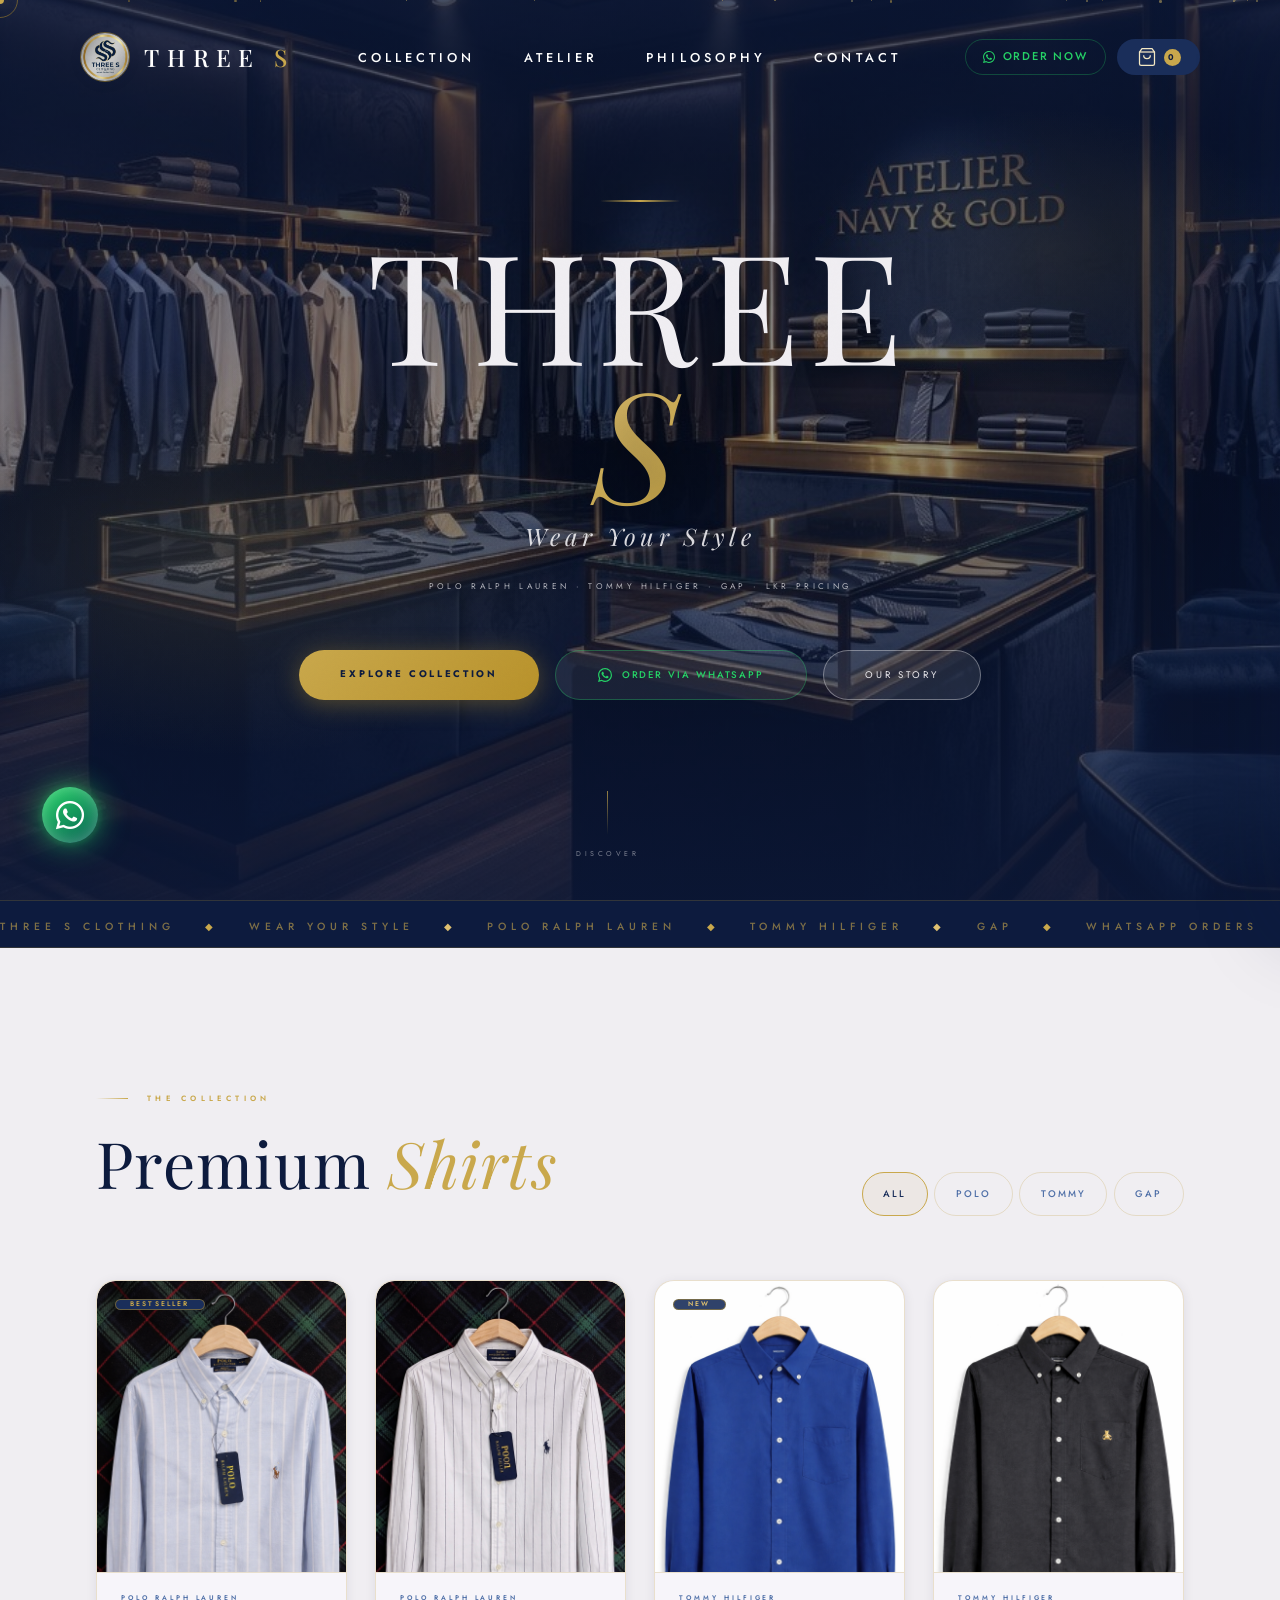
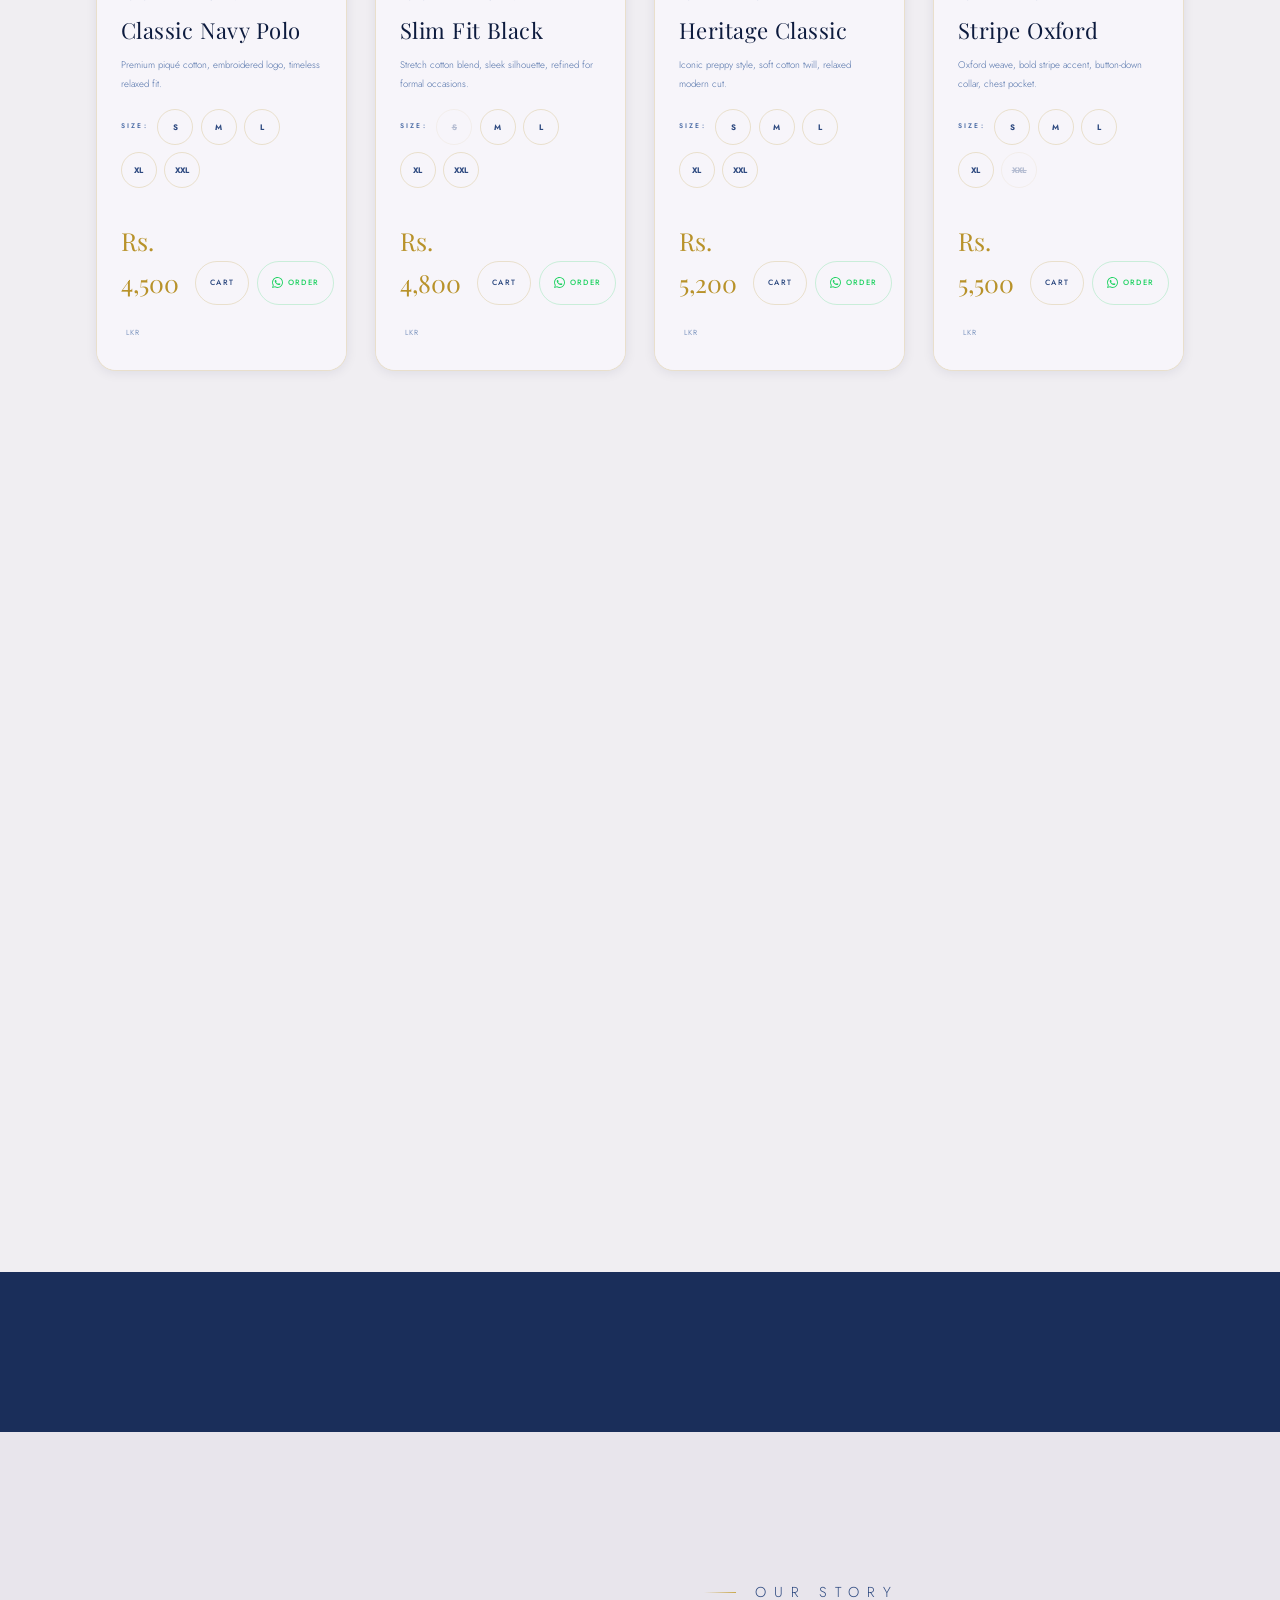
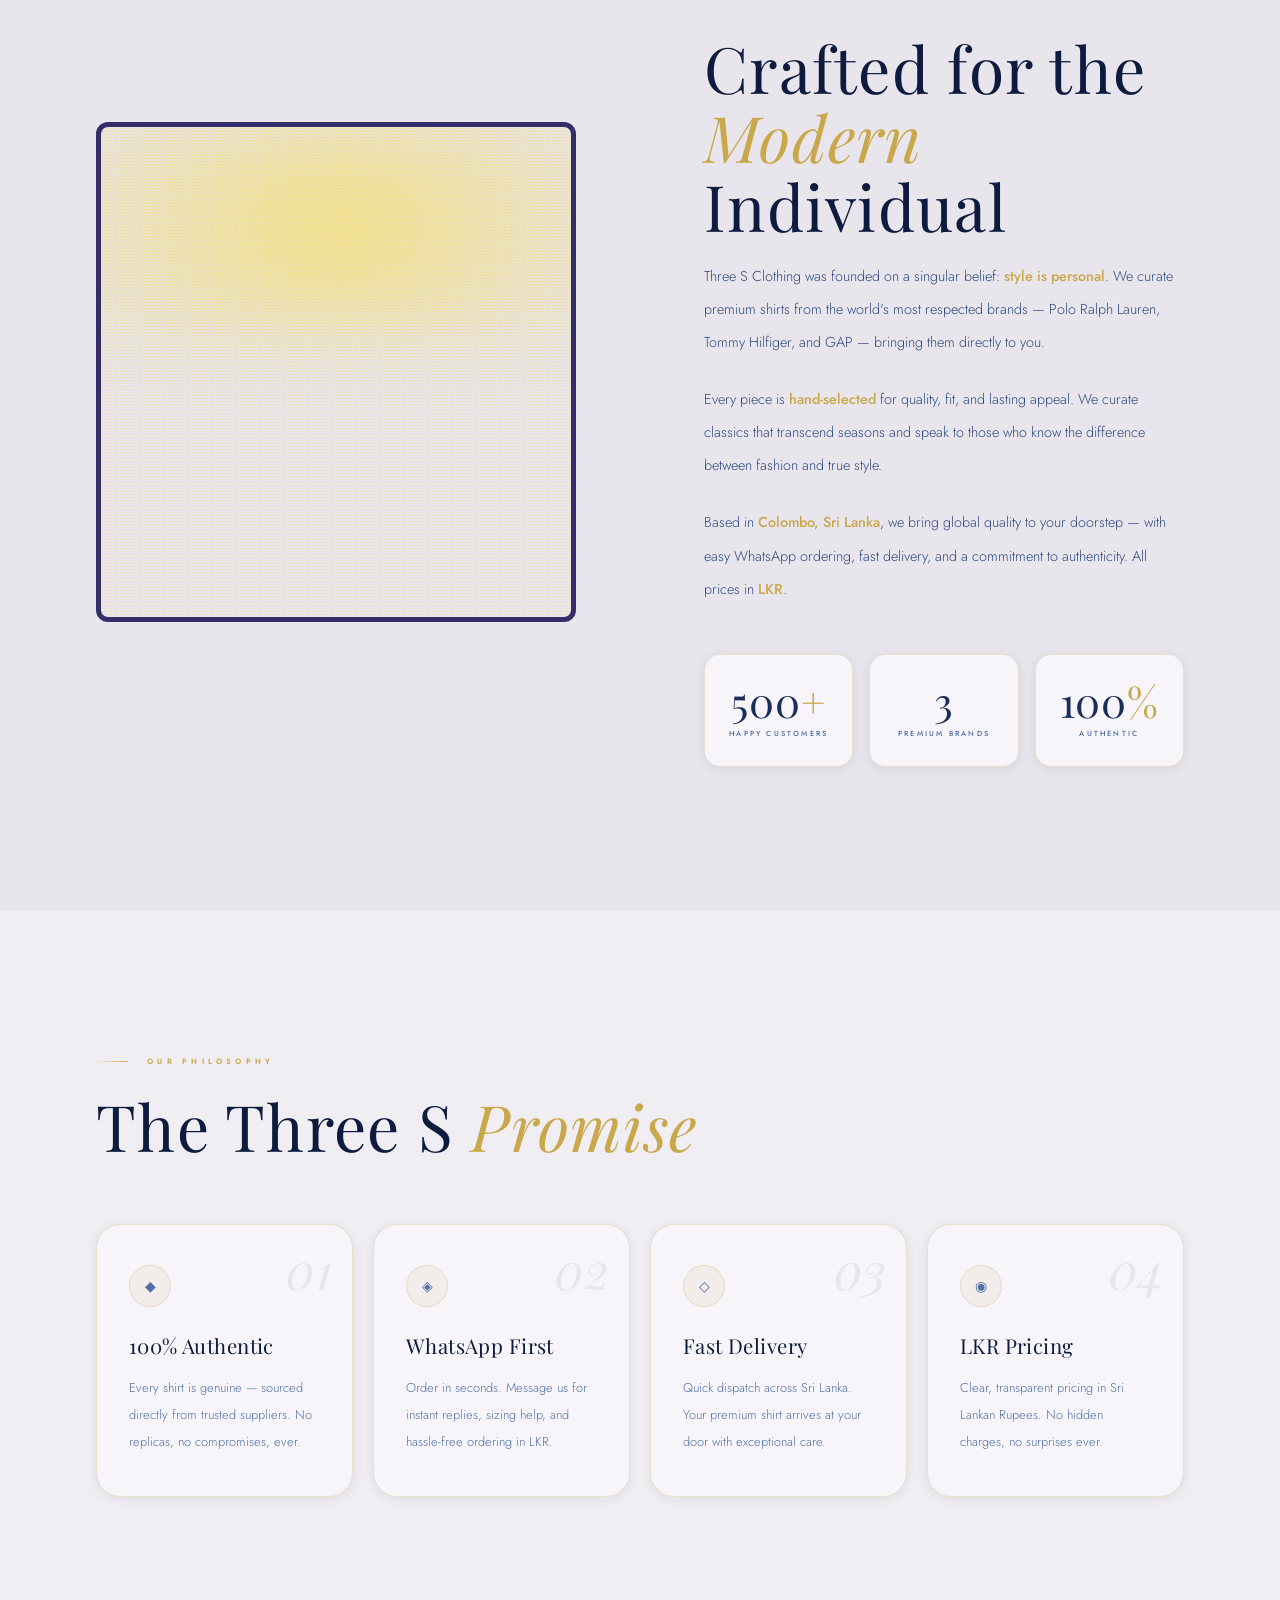
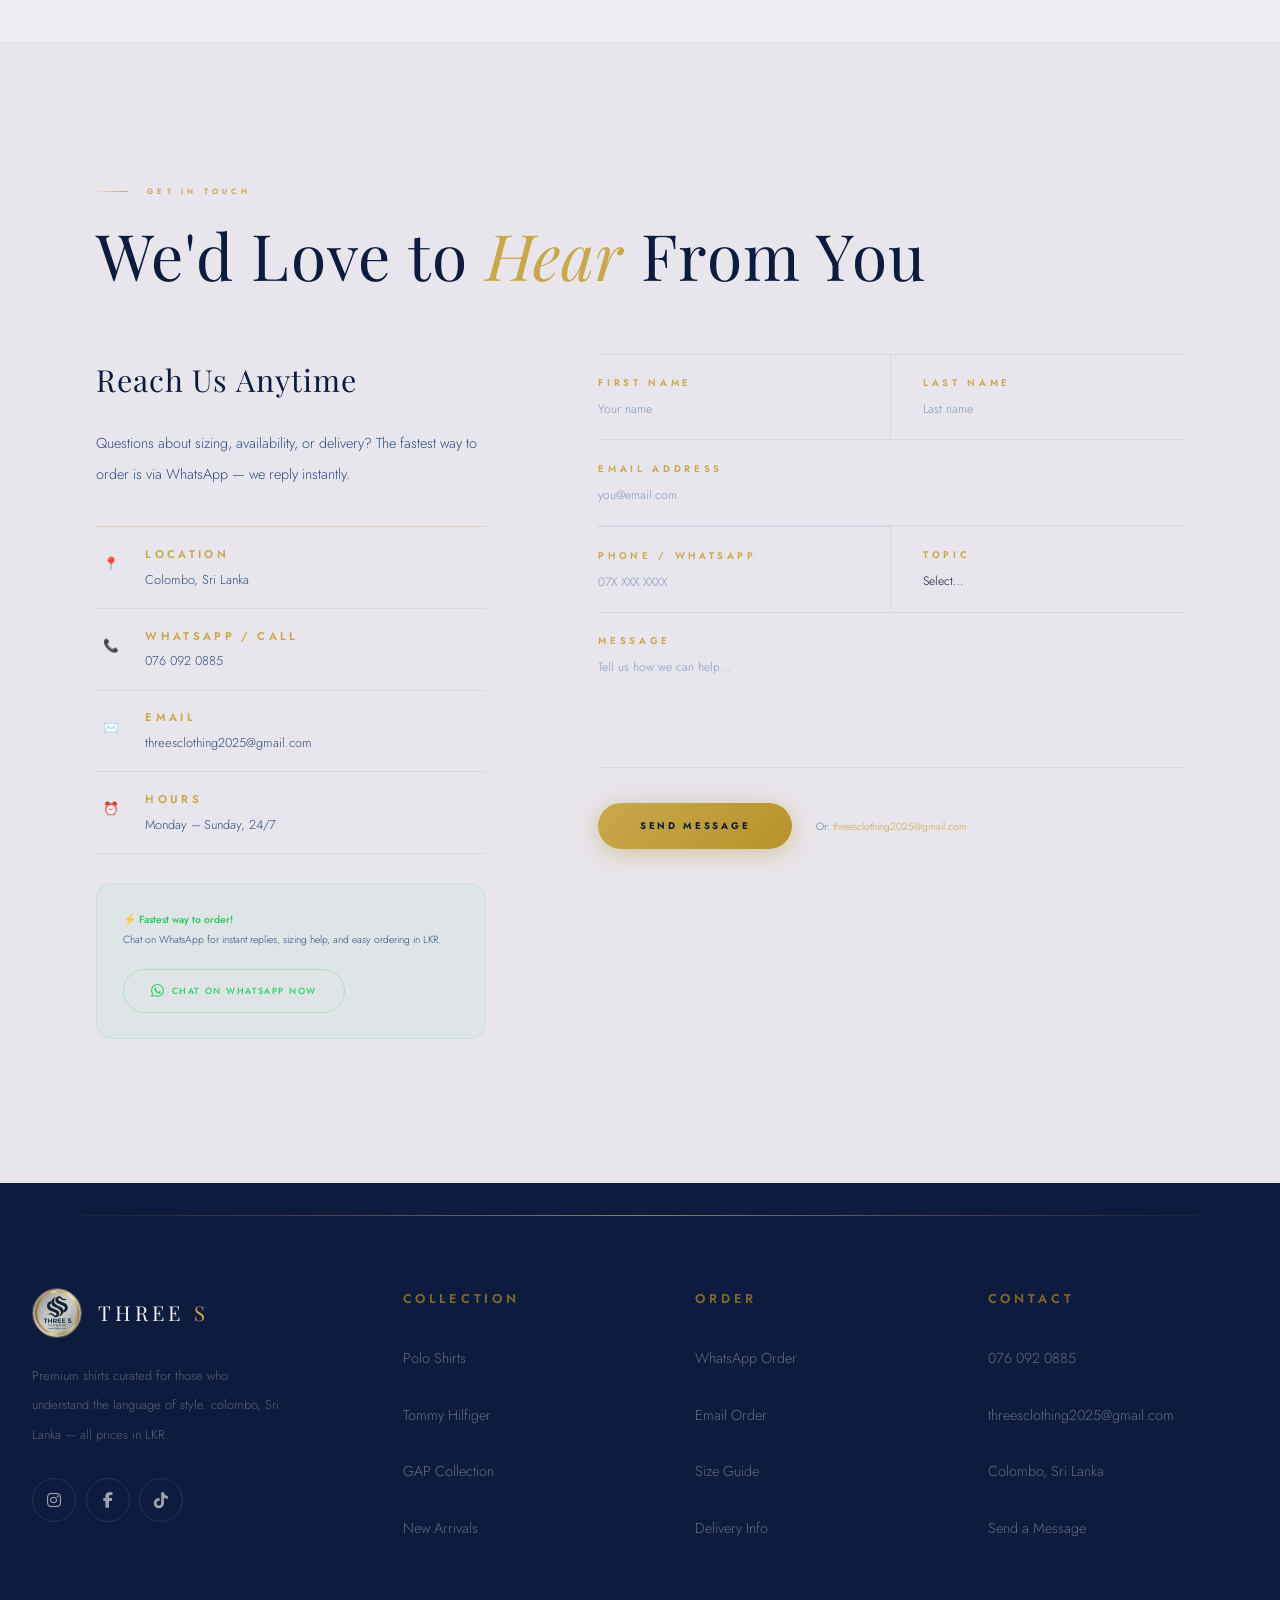
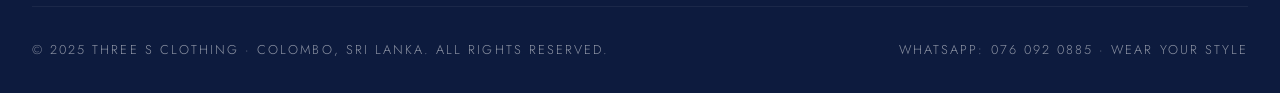
<file: index.html>
<!DOCTYPE html>
<html lang="en">
<head>
<meta charset="UTF-8">
<meta name="viewport" content="width=device-width, initial-scale=1.0">
<title>THREE S — Wear Your Style</title>
<link rel="preconnect" href="https://fonts.googleapis.com">
<link rel="preconnect" href="https://fonts.gstatic.com" crossorigin>
<link href="https://fonts.googleapis.com/css2?family=Playfair+Display:ital,wght@0,300;0,400;0,500;0,600;1,300;1,400;1,500&family=Jost:wght@200;300;400;500;600&display=swap" rel="stylesheet">
<link rel="stylesheet" href="style.css">
<link rel="stylesheet" href="https://cdnjs.cloudflare.com/ajax/libs/font-awesome/6.5.0/css/all.min.css">
<link rel="icon" href="/favicon.ico">
<link rel="icon" type="image/png" href="/image/Logo.jpeg">

<meta name="description" content="Three S Clothing - Premium Polo Ralph Lauren, Tommy Hilfiger & GAP shirts in Sri Lanka. 100% authentic, affordable LKR pricing, WhatsApp ordering available.">

<meta name="keywords" content="Three S Clothing, Polo shirts Sri Lanka, Tommy Hilfiger Sri Lanka, GAP shirts Sri Lanka, branded shirts Colombo, premium shirts Jaffna, WhatsApp clothing Sri Lanka">

<meta name="author" content="Three S Clothing">

<link rel="canonical" href="https://yourdomain.com/">

<meta property="og:title" content="Three S Clothing - Premium Branded Shirts Sri Lanka">
<meta property="og:description" content="Shop Polo, Tommy Hilfiger & GAP shirts in Sri Lanka with WhatsApp ordering">
<meta property="og:image" content="https://yourdomain.com/image/Logo.jpeg">
<meta property="og:type" content="website">


</head>
<body>

<div class="cursor" id="cursor"></div>
<div class="cursor-ring" id="cursorRing"></div>

<svg style="display:none"><symbol id="wa-icon" viewBox="0 0 24 24"><path d="M17.472 14.382c-.297-.149-1.758-.867-2.03-.967-.273-.099-.471-.148-.67.15-.197.297-.767.966-.94 1.164-.173.199-.347.223-.644.075-.297-.15-1.255-.463-2.39-1.475-.883-.788-1.48-1.761-1.653-2.059-.173-.297-.018-.458.13-.606.134-.133.298-.347.446-.52.149-.174.198-.298.298-.497.099-.198.05-.371-.025-.52-.075-.149-.669-1.612-.916-2.207-.242-.579-.487-.5-.669-.51-.173-.008-.371-.01-.57-.01-.198 0-.52.074-.792.372-.272.297-1.04 1.016-1.04 2.479 0 1.462 1.065 2.875 1.213 3.074.149.198 2.096 3.2 5.077 4.487.709.306 1.262.489 1.694.625.712.227 1.36.195 1.871.118.571-.085 1.758-.719 2.006-1.413.248-.694.248-1.289.173-1.413-.074-.124-.272-.198-.57-.347m-5.421 7.403h-.004a9.87 9.87 0 01-5.031-1.378l-.361-.214-3.741.982.998-3.648-.235-.374a9.86 9.86 0 01-1.51-5.26c.001-5.45 4.436-9.884 9.888-9.884 2.64 0 5.122 1.03 6.988 2.898a9.825 9.825 0 012.893 6.994c-.003 5.45-4.437 9.884-9.885 9.884m8.413-18.297A11.815 11.815 0 0012.05 0C5.495 0 .16 5.335.157 11.892c0 2.096.547 4.142 1.588 5.945L.057 24l6.305-1.654a11.882 11.882 0 005.683 1.448h.005c6.554 0 11.89-5.335 11.893-11.893a11.821 11.821 0 00-3.48-8.413z" fill="currentColor"/></symbol></svg>

<!-- MOBILE MENU OVERLAY -->
<div class="mobile-overlay" id="mobileOverlay" onclick="toggleMenu()"></div>

<nav id="navbar">
  <a href="#" class="nav-logo">
    <img class="nav-logo-img" src="image/Logo.jpeg" alt="Three S Clothing">
    <span class="nav-logo-text">THREE <span>S</span></span>
  </a>

  <ul class="nav-links" id="navLinks">
    <li><a href="#products" onclick="closeMenu()">Collection</a></li>
    <li><a href="#about" onclick="closeMenu()">Atelier</a></li>
    <li><a href="#why" onclick="closeMenu()">Philosophy</a></li>
    <li><a href="#contact" onclick="closeMenu()">Contact</a></li>
  </ul>

  <div class="nav-right">
    <a class="nav-wa" href="https://wa.me/94760920885?text=Hi%20Three%20S%20Clothing!%20I%27d%20like%20to%20order." target="_blank" rel="noopener">
      <svg width="12" height="12" fill="currentColor"><use href="#wa-icon"/></svg>Order Now
    </a>
    <button type="button" class="nav-cart" onclick="openCart()">
      <svg width="20" height="20" viewBox="0 0 24 24" fill="none" stroke="currentColor" stroke-width="1.5"><path d="M6 2L3 6v14a2 2 0 002 2h14a2 2 0 002-2V6l-3-4z"/><line x1="3" y1="6" x2="21" y2="6"/><path d="M16 10a4 4 0 01-8 0"/></svg>
       <span class="count" id="cartCount">0</span>
    </button>
    <button type="button" class="menu-toggle" id="menuToggle" onclick="toggleMenu()">
      <span></span><span></span><span></span>
    </button>
  </div>
</nav>

<!-- HERO -->
<section id="hero">
  <div class="hero-bg" style="background-image:url('image/hero1.jpg')"></div>
  <div class="hero-vignette"></div>
  <div class="hero-shimmer"></div>
  <div class="hero-grid"></div>
  <div class="hero-particles" id="particles"></div>

  <div class="hero-content">
    <div class="hero-accent-bar"></div>
    <h1 class="hero-title">THREE<span class="cool-word">S</span></h1>
    <p class="hero-sub">Wear Your Style</p>
    <p class="hero-desc">Polo Ralph Lauren · Tommy Hilfiger · GAP · LKR Pricing</p>
    <div class="hero-cta">
      <a href="#products" class="btn-primary">Explore Collection</a>
      <a href="https://wa.me/94760920885?text=Hi%20Three%20S%20Clothing!%20I%27d%20like%20to%20browse%20and%20order." target="_blank" rel="noopener" class="btn-wa">
        <svg width="14" height="14" fill="currentColor"><use href="#wa-icon"/></svg>Order via WhatsApp
      </a>
      <a href="#about" class="btn-ghost">Our Story</a>
    </div>
  </div>

  <div class="hero-scroll">
    <div class="scroll-line"></div>
    <span>Discover</span>
  </div>
</section>

<!-- MARQUEE -->
<div class="marquee-strip" aria-hidden="true">
  <div class="marquee-inner">THREE S CLOTHING <span class="m-g">◆</span> WEAR YOUR STYLE <span class="m-b">◆</span> POLO RALPH LAUREN <span class="m-g">◆</span> TOMMY HILFIGER <span class="m-b">◆</span> GAP <span class="m-g">◆</span> WHATSAPP ORDERS <span class="m-b">◆</span> 076 092 0885 <span class="m-g">◆</span> LKR PRICING <span class="m-b">◆</span> Colombo, SRI LANKA <span class="m-g">◆</span> 100% AUTHENTIC <span class="m-b">◆</span>&nbsp;THREE S CLOTHING <span class="m-g">◆</span> WEAR YOUR STYLE <span class="m-b">◆</span> POLO RALPH LAUREN <span class="m-g">◆</span> TOMMY HILFIGER <span class="m-b">◆</span> GAP <span class="m-g">◆</span> WHATSAPP ORDERS <span class="m-b">◆</span> 076 092 0885 <span class="m-g">◆</span> LKR PRICING <span class="m-b">◆</span> JAFFNA, SRI LANKA <span class="m-g">◆</span> 100% AUTHENTIC <span class="m-b">◆</span>&nbsp;</div>
</div>

<!-- PRODUCTS -->
<section id="products">
  <div class="products-header">
    <div><p class="section-eyebrow">The Collection</p><h2 class="section-title">Premium <em>Shirts</em></h2></div>
    <div class="filter-tabs">
      <button type="button" class="filter-tab active" onclick="filterProducts('all',this)">All</button>
      <button type="button" class="filter-tab" onclick="filterProducts('polo',this)">Polo</button>
      <button type="button" class="filter-tab" onclick="filterProducts('tommy',this)">Tommy</button>
      <button type="button" class="filter-tab" onclick="filterProducts('gap',this)">GAP</button>
    </div>
  </div>

  <div class="products-grid" id="productsGrid">

    <!-- ====================================================
         POLO 1
         IMAGE: மாற்றி "image/polo-navy.jpg" போடவும்
         ==================================================== -->
    <div class="product-card fade-up" data-category="polo">
      <div class="product-img">
        <!-- 🖼️ உங்கள் photo path இங்கே மாற்றவும் → src="image/polo-navy.jpg" -->
        <img src="image/po1.png"
             alt="Polo Classic Navy"
             onerror="this.src='https://placehold.co/400x533/ddd8cc/1A1A2E?text=Polo+Classic+Navy'">
        <span class="product-badge">Bestseller</span>
        
      </div>
      <div class="product-info">
        <p class="product-brand">Polo Ralph Lauren</p>
        <h3 class="product-name">Classic Navy Polo</h3>
        <p class="product-desc">Premium piqué cotton, embroidered logo, timeless relaxed fit.</p>
        <!-- Size selector in card -->
        <div class="size-selector" id="sizes-polo1"></div>
        <span class="selected-size-note" id="note-polo1"></span>
        <div class="product-footer">
          <div class="product-price">Rs. 4,500 <small>LKR</small></div>
          <div class="product-actions">
            <button type="button" class="btn-cart-sm" onclick="addToCartWithSize('polo1','Polo Classic Navy','Polo',4500,'👔')">Cart</button>
            <button type="button" class="btn-wa-sm" onclick="waOrderWithSize('polo1','Polo Classic Navy','Rs. 4,500')">
              <svg width="11" height="11" fill="currentColor"><use href="#wa-icon"/></svg>Order
            </button>
          </div>
        </div>
      </div>
    </div>

    <!-- ====================================================
         POLO 2
         IMAGE: src="image/polo-black.jpg" ஆக மாற்றவும்
         ==================================================== -->
    <div class="product-card fade-up" data-category="polo">
      <div class="product-img">
        <img src="image/po2.png"
             alt="Polo Slim Fit Black"
             onerror="this.src='https://placehold.co/400x533/1A1A2E/C9A84C?text=Polo+Slim+Fit+Black'">
        
          
      </div>
      <div class="product-info">
        <p class="product-brand">Polo Ralph Lauren</p>
        <h3 class="product-name">Slim Fit Black</h3>
        <p class="product-desc">Stretch cotton blend, sleek silhouette, refined for formal occasions.</p>
        <div class="size-selector" id="sizes-polo2"></div>
        <span class="selected-size-note" id="note-polo2"></span>
        <div class="product-footer">
          <div class="product-price">Rs. 4,800 <small>LKR</small></div>
          <div class="product-actions">
            <button type="button" class="btn-cart-sm" onclick="addToCartWithSize('polo2','Polo Slim Fit Black','Polo',4800,'🖤')">Cart</button>
            <button type="button" class="btn-wa-sm" onclick="waOrderWithSize('polo2','Polo Slim Fit Black','Rs. 4,800')">
              <svg width="11" height="11" fill="currentColor"><use href="#wa-icon"/></svg>Order
            </button>
          </div>
        </div>
      </div>
    </div>

    <!-- ====================================================
         TOMMY 1
         IMAGE: src="image/tommy-classic.jpg" ஆக மாற்றவும்
         ==================================================== -->
    <div class="product-card fade-up" data-category="tommy">
      <div class="product-img">
        <img src="image/to1.png"
             alt="Tommy Heritage Classic"
             onerror="this.src='https://placehold.co/400x533/c8d8e8/1A1A2E?text=Tommy+Heritage+Classic'">
        <span class="product-badge new-badge">New</span>
        
      </div>
      <div class="product-info">
        <p class="product-brand">Tommy Hilfiger</p>
        <h3 class="product-name">Heritage Classic</h3>
        <p class="product-desc">Iconic preppy style, soft cotton twill, relaxed modern cut.</p>
        <div class="size-selector" id="sizes-tommy1"></div>
        <span class="selected-size-note" id="note-tommy1"></span>
        <div class="product-footer">
          <div class="product-price">Rs. 5,200 <small>LKR</small></div>
          <div class="product-actions">
            <button type="button" class="btn-cart-sm" onclick="addToCartWithSize('tommy1','Tommy Heritage Classic','Tommy',5200,'👕')">Cart</button>
            <button type="button" class="btn-wa-sm" onclick="waOrderWithSize('tommy1','Tommy Heritage Classic','Rs. 5,200')">
              <svg width="11" height="11" fill="currentColor"><use href="#wa-icon"/></svg>Order
            </button>
          </div>
        </div>
      </div>
    </div>

    <!-- ====================================================
         TOMMY 2
         IMAGE: src="image/tommy-stripe.jpg" ஆக மாற்றவும்
         ==================================================== -->
    <div class="product-card fade-up" data-category="tommy">
      <div class="product-img">
        <img src="image/to2.png"
             alt="Tommy Stripe Oxford"
             onerror="this.src='https://placehold.co/400x533/e8d4b0/1A1A2E?text=Tommy+Stripe+Oxford'">
        
      </div>
      <div class="product-info">
        <p class="product-brand">Tommy Hilfiger</p>
        <h3 class="product-name">Stripe Oxford</h3>
        <p class="product-desc">Oxford weave, bold stripe accent, button-down collar, chest pocket.</p>
        <div class="size-selector" id="sizes-tommy2"></div>
        <span class="selected-size-note" id="note-tommy2"></span>
        <div class="product-footer">
          <div class="product-price">Rs. 5,500 <small>LKR</small></div>
          <div class="product-actions">
            <button type="button" class="btn-cart-sm" onclick="addToCartWithSize('tommy2','Tommy Stripe Oxford','Tommy',5500,'👔')">Cart</button>
            <button type="button" class="btn-wa-sm" onclick="waOrderWithSize('tommy2','Tommy Stripe Oxford','Rs. 5,500')">
              <svg width="11" height="11" fill="currentColor"><use href="#wa-icon"/></svg>Order
            </button>
          </div>
        </div>
      </div>
    </div>

    <!-- ====================================================
         GAP 1
         IMAGE: src="image/gap-crew.jpg" ஆக மாற்றவும்
         ==================================================== -->
    <div class="product-card fade-up" data-category="gap">
      <div class="product-img">
        <img src="image/gap1.png"
             alt="GAP Essential Crewneck"
             onerror="this.src='https://placehold.co/400x533/e8e4dc/1A1A2E?text=GAP+Essential+Crewneck'">
        <span class="product-badge">Limited</span>
        
      </div>
      <div class="product-info">
        <p class="product-brand">GAP</p>
        <h3 class="product-name">Essential Crewneck</h3>
        <p class="product-desc">100% supima cotton, classic crew, versatile everyday elegance.</p>
        <div class="size-selector" id="sizes-gap1"></div>
        <span class="selected-size-note" id="note-gap1"></span>
        <div class="product-footer">
          <div class="product-price">Rs. 3,800 <small>LKR</small></div>
          <div class="product-actions">
            <button type="button" class="btn-cart-sm" onclick="addToCartWithSize('gap1','GAP Essential Crewneck','GAP',3800,'👕')">Cart</button>
            <button type="button" class="btn-wa-sm" onclick="waOrderWithSize('gap1','GAP Essential Crewneck','Rs. 3,800')">
              <svg width="11" height="11" fill="currentColor"><use href="#wa-icon"/></svg>Order
            </button>
          </div>
        </div>
      </div>
    </div>

    <!-- ====================================================
         GAP 2
         IMAGE: src="image/gap-oxford.jpg" ஆக மாற்றவும்
         ==================================================== -->
    <div class="product-card fade-up" data-category="gap">
      <div class="product-img">
        <img src="image/gap2.png"
             alt="GAP Relaxed Oxford"
             onerror="this.src='https://placehold.co/400x533/C9A84C/1A1A2E?text=GAP+Relaxed+Oxford'">
        
      </div>
      <div class="product-info">
        <p class="product-brand">GAP</p>
        <h3 class="product-name">Relaxed Oxford</h3>
        <p class="product-desc">Relaxed fit Oxford cloth, button-down collar, effortless elegance.</p>
        <div class="size-selector" id="sizes-gap2"></div>
        <span class="selected-size-note" id="note-gap2"></span>
        <div class="product-footer">
          <div class="product-price">Rs. 4,200 <small>LKR</small></div>
          <div class="product-actions">
            <button type="button" class="btn-cart-sm" onclick="addToCartWithSize('gap2','GAP Relaxed Oxford','GAP',4200,'✨')">Cart</button>
            <button type="button" class="btn-wa-sm" onclick="waOrderWithSize('gap2','GAP Relaxed Oxford','Rs. 4,200')">
              <svg width="11" height="11" fill="currentColor"><use href="#wa-icon"/></svg>Order
            </button>
          </div>
        </div>
      </div>
    </div>

  </div><!-- /products-grid -->
</section>

<!-- BRAND STRIP -->
<div class="brand-strip">
  <div class="brand-title">
    <span>T</span><span>H</span><span>R</span><span>E</span><span>E</span>
    <span>&nbsp;</span>
    <span>S</span>
    <span>&nbsp;</span>
    <span>C</span><span>L</span><span>O</span><span>T</span><span>H</span><span>I</span><span>N</span><span>G</span>
  </div>
</div>

<!-- ABOUT -->
<section id="about">
  <div class="about-hero">
    <video autoplay muted loop playsinline class="hero-video">
      <source src="./image/hero.mp4" type="video/mp4">
    </video>
    <div class="gold-particles"></div>
    <div class="gold-wave"></div>
    <div class="about-overlay"></div>
  </div>
  <div class="about-content fade-up">
    <p class="section-eyebrow">Our Story</p>
    <h2 class="section-title">Crafted for the <em>Modern</em> Individual</h2>
    <p>Three S Clothing was founded on a singular belief: <strong>style is personal</strong>. We curate premium shirts from the world's most respected brands — Polo Ralph Lauren, Tommy Hilfiger, and GAP — bringing them directly to you.</p>
    <p>Every piece is <strong>hand-selected</strong> for quality, fit, and lasting appeal. We curate classics that transcend seasons and speak to those who know the difference between fashion and true style.</p>
    <p>Based in <strong>Colombo, Sri Lanka</strong>, we bring global quality to your doorstep — with easy WhatsApp ordering, fast delivery, and a commitment to authenticity. All prices in <strong>LKR</strong>.</p>
    <div class="about-stats">
      <div class="stat-box"><div class="stat-num">500<span>+</span></div><div class="stat-label">Happy Customers</div></div>
      <div class="stat-box"><div class="stat-num">3</div><div class="stat-label">Premium Brands</div></div>
      <div class="stat-box"><div class="stat-num">100<span>%</span></div><div class="stat-label">Authentic</div></div>
    </div>
  </div>
</section>

<!-- WHY -->
<section id="why">
  <div class="why-glow"></div>
  <p class="section-eyebrow">Our Philosophy</p>
  <h2 class="section-title">The Three S <em>Promise</em></h2>
  <div class="why-grid">
    <div class="why-card fade-up"><div class="why-num">01</div><div class="why-icon-wrap">◆</div><div class="why-title">100% Authentic</div><div class="why-desc">Every shirt is genuine — sourced directly from trusted suppliers. No replicas, no compromises, ever.</div></div>
    <div class="why-card fade-up"><div class="why-num">02</div><div class="why-icon-wrap">◈</div><div class="why-title">WhatsApp First</div><div class="why-desc">Order in seconds. Message us for instant replies, sizing help, and hassle-free ordering in LKR.</div></div>
    <div class="why-card fade-up"><div class="why-num">03</div><div class="why-icon-wrap">◇</div><div class="why-title">Fast Delivery</div><div class="why-desc">Quick dispatch across Sri Lanka. Your premium shirt arrives at your door with exceptional care.</div></div>
    <div class="why-card fade-up"><div class="why-num">04</div><div class="why-icon-wrap">◉</div><div class="why-title">LKR Pricing</div><div class="why-desc">Clear, transparent pricing in Sri Lankan Rupees. No hidden charges, no surprises ever.</div></div>
  </div>
</section>

<!-- CONTACT -->
<section id="contact">
  <p class="section-eyebrow">Get in Touch</p>
  <h2 class="section-title">We'd Love to <em>Hear</em> From You</h2>
  <div class="contact-grid">
    <div class="contact-info fade-up">
      <h3>Reach Us Anytime</h3>
      <p>Questions about sizing, availability, or delivery? The fastest way to order is via WhatsApp — we reply instantly.</p>
      <div class="contact-detail">
        <div class="contact-item"><div class="ci-icon">📍</div><div><strong>Location</strong>Colombo, Sri Lanka</div></div>
        <div class="contact-item"><div class="ci-icon">📞</div><div><strong>WhatsApp / Call</strong><a href="https://wa.me/94760920885">076 092 0885</a></div></div>
        <div class="contact-item"><div class="ci-icon">✉️</div><div><strong>Email</strong><a href="mailto:threesclothing2025@gmail.com">threesclothing2025@gmail.com</a></div></div>
        <div class="contact-item"><div class="ci-icon">⏰</div><div><strong>Hours</strong>Monday – Sunday, 24/7</div></div>
      </div>
      <div class="wa-box">
        <div class="wa-box-text"><strong>⚡ Fastest way to order!</strong><br>Chat on WhatsApp for instant replies, sizing help, and easy ordering in LKR.</div>
        <a class="wa-box-btn" href="https://wa.me/94760920885?text=Hi%20Three%20S%20Clothing!%20I%27d%20like%20to%20place%20an%20order." target="_blank" rel="noopener"><svg width="13" height="13" fill="currentColor"><use href="#wa-icon"/></svg>Chat on WhatsApp Now</a>
      </div>
    </div>
    <form class="contact-form fade-up" onsubmit="handleSubmit(event)">
      <div class="form-row">
        <div class="form-group"><label>First Name</label><input type="text" id="fname" placeholder="Your name" required></div>
        <div class="form-group"><label>Last Name</label><input type="text" id="lname" placeholder="Last name" required></div>
      </div>
      <div class="form-group"><label>Email Address</label><input type="email" id="femail" placeholder="you@email.com" required></div>
      <div class="form-row">
        <div class="form-group"><label>Phone / WhatsApp</label><input type="tel" id="fphone" placeholder="07X XXX XXXX"></div>
        <div class="form-group"><label>Topic</label><select id="fsubject"><option value="">Select…</option><option>Product Inquiry</option><option>Order Assistance</option><option>Sizing Help</option><option>Delivery Info</option><option>Other</option></select></div>
      </div>
      <div class="form-group"><label>Message</label><textarea id="fmessage" placeholder="Tell us how we can help…" required></textarea></div>
      <div class="form-actions">
        <button type="submit" class="btn-primary">Send Message</button>
        <span class="form-note">Or: <a href="mailto:threesclothing2025@gmail.com">threesclothing2025@gmail.com</a></span>
      </div>
      <div class="form-success" id="formSuccess">◆ Message sent — we'll reply within 24 hours.</div>
    </form>
  </div>
</section>

<a href="https://wa.me/94760920885" target="_blank" class="wa-orb">
    <span class="wa-ring"></span>
    <span class="wa-core">
        <i class="fab fa-whatsapp"></i>
    </span>
    <span class="wa-label">Chat with us</span>
</a>

<!-- FOOTER -->
<footer>
  <div class="footer-gradient-line"></div>
  <div class="footer-grid">
    <div>
      <div class="footer-logo-wrap"><img class="footer-logo-img" src="image/Logo.jpeg" alt="Three S Clothing"><div class="footer-brand">THREE <span>S</span></div></div>
      <p class="footer-tagline">Premium shirts curated for those who understand the language of style. colombo, Sri Lanka — all prices in LKR.</p>
      <div class="social-links">
        <a href="https://www.instagram.com/three_s_clothing_2025" target="_blank" class="social-link ig"><i class="fa-brands fa-instagram"></i></a>
        <a href="https://www.facebook.com/profile.php?id=61583186672360" target="_blank" class="social-link fb"><i class="fa-brands fa-facebook-f"></i></a>
        <a href="https://tiktok.com/@three.s.clothing" target="_blank" class="social-link tt"><i class="fa-brands fa-tiktok"></i></a>
      </div>
    </div>
    <div class="footer-col"><h3>Collection</h3><ul><li><a href="#products">Polo Shirts</a></li><li><a href="#products">Tommy Hilfiger</a></li><li><a href="#products">GAP Collection</a></li><li><a href="#products">New Arrivals</a></li></ul></div>
    <div class="footer-col"><h3>Order</h3><ul><li><a href="https://wa.me/94760920885" target="_blank">WhatsApp Order</a></li><li><a href="mailto:threesclothing2025@gmail.com">Email Order</a></li><li><a href="#">Size Guide</a></li><li><a href="#">Delivery Info</a></li></ul></div>
    <div class="footer-col"><h3>Contact</h3><ul><li><a href="https://wa.me/94760920885">076 092 0885</a></li><li><a href="mailto:threesclothing2025@gmail.com">threesclothing2025@gmail.com</a></li><li><a href="#contact">Colombo, Sri Lanka</a></li><li><a href="#contact">Send a Message</a></li></ul></div>
  </div>
  <div class="footer-bottom"><span>© 2025 Three S Clothing · Colombo, Sri Lanka. All rights reserved.</span><span>WhatsApp: 076 092 0885 · Wear Your Style</span></div>
</footer>

<!-- CART DRAWER -->
<div class="cart-overlay" id="cartOverlay" onclick="closeCart()"></div>
<div class="cart-drawer" id="cartDrawer">
  <div class="cart-header"><h2>Your Cart</h2><button type="button" class="cart-close" onclick="closeCart()">Close ✕</button></div>
  <div class="cart-items" id="cartItems"><div class="cart-empty"><div class="cart-empty-icon">◻</div><p>Your cart is empty</p></div></div>
  <div class="cart-footer" id="cartFooter" style="display:none">
    <div class="cart-total"><span>Total (LKR)</span><span class="cart-total-amt" id="cartTotal">Rs. 0</span></div>
    <button type="button" class="cart-wa-btn" onclick="waCartCheckout()"><svg width="15" height="15" fill="currentColor"><use href="#wa-icon"/></svg>Order via WhatsApp</button>
    <div class="cart-divider">— or —</div>
    <button type="button" class="cart-email-btn" onclick="emailCartCheckout()">Send Order by Email</button>
  </div>
</div>
<div class="toast" id="toast"></div>

<script>
/* ============================================================
   AVAILABLE SIZES per product
   Out-of-stock sizes: add to the outOfStock array
   ============================================================ */
const PRODUCTS = {
  'polo1':  { sizes: ['S','M','L','XL','XXL'], outOfStock: [] },
  'polo2':  { sizes: ['S','M','L','XL','XXL'], outOfStock: ['S'] },
  'tommy1': { sizes: ['S','M','L','XL','XXL'], outOfStock: [] },
  'tommy2': { sizes: ['S','M','L','XL','XXL'], outOfStock: ['XXL'] },
  'gap1':   { sizes: ['S','M','L','XL','XXL'], outOfStock: [] },
  'gap2':   { sizes: ['S','M','L','XL','XXL'], outOfStock: ['S','M'] },
};

/* selected size state */
const selectedSizes = {};

/* ============================================================
   INIT SIZE BUTTONS
   ============================================================ */
function initSizes() {
  Object.keys(PRODUCTS).forEach(pid => {
    const p = PRODUCTS[pid];

    // Card-level size buttons
    const container = document.getElementById('sizes-' + pid);
    if (container) {
      const label = document.createElement('span');
      label.className = 'size-label';
      label.textContent = 'Size:';
      container.appendChild(label);

      p.sizes.forEach(sz => {
        const btn = document.createElement('button');
        btn.type = 'button';
        btn.className = 'size-btn' + (p.outOfStock.includes(sz) ? ' out-of-stock' : '');
        btn.textContent = sz;
        btn.dataset.pid = pid;
        btn.dataset.size = sz;
        if (!p.outOfStock.includes(sz)) {
          btn.onclick = () => selectSize(pid, sz);
        }
        container.appendChild(btn);
      });
    }

    // Overlay size pills
    const ovContainer = document.getElementById('ov-sizes-' + pid);
    if (ovContainer) {
      p.sizes.forEach(sz => {
        const pill = document.createElement('button');
        pill.type = 'button';
        pill.className = 'ov-size-pill' + (p.outOfStock.includes(sz) ? ' out-of-stock' : '');
        pill.textContent = sz;
        if (!p.outOfStock.includes(sz)) {
          pill.onclick = (e) => { e.stopPropagation(); selectSize(pid, sz); };
        }
        pill.dataset.pid = pid;
        pill.dataset.size = sz;
        ovContainer.appendChild(pill);
      });
    }
  });
}

function selectSize(pid, sz) {
  selectedSizes[pid] = sz;

  // Update card buttons
  document.querySelectorAll(`.size-btn[data-pid="${pid}"]`).forEach(b => {
    b.classList.toggle('selected', b.dataset.size === sz);
  });

  // Update overlay pills
  document.querySelectorAll(`.ov-size-pill[data-pid="${pid}"]`).forEach(b => {
    b.classList.toggle('selected', b.dataset.size === sz);
  });

  // Update note
  const note = document.getElementById('note-' + pid);
  if (note) note.textContent = `Selected: ${sz}`;
}

function getSelectedSize(pid) {
  return selectedSizes[pid] || null;
}

/* ============================================================
   MOBILE CHECK
   ============================================================ */
const isMobile = ('ontouchstart' in window) ||
                 (navigator.maxTouchPoints > 0) ||
                 window.matchMedia('(max-width:768px)').matches;

/* CURSOR — desktop only */
const cur  = document.getElementById('cursor');
const ring = document.getElementById('cursorRing');
if (!isMobile) {
  let mx=0, my=0, rx=0, ry=0;
  document.addEventListener('mousemove', e => {
    mx = e.clientX; my = e.clientY;
    cur.style.left = mx + 'px';
    cur.style.top  = my + 'px';
  });
  (function anim() {
    rx += (mx - rx) * .1;
    ry += (my - ry) * .1;
    ring.style.left = rx + 'px';
    ring.style.top  = ry + 'px';
    requestAnimationFrame(anim);
  })();
  document.querySelectorAll('a,button').forEach(el => {
    el.addEventListener('mouseenter', () => {
      cur.style.width='14px'; cur.style.height='14px';
      cur.style.background='transparent';
      cur.style.border='1px solid var(--gold-bright)';
      ring.style.width='52px'; ring.style.height='52px';
    });
    el.addEventListener('mouseleave', () => {
      cur.style.width='7px'; cur.style.height='7px';
      cur.style.background='var(--gold-bright)';
      cur.style.border='none';
      ring.style.width='34px'; ring.style.height='34px';
    });
  });
}

/* PARTICLES */
(function(){
  const c    = document.getElementById('particles');
  const cols = ['rgba(201,168,76,.5)','rgba(232,201,106,.45)','rgba(255,235,150,.35)','rgba(168,136,48,.5)'];
  for(let i=0;i<18;i++){
    const p = document.createElement('div'); p.className='particle';
    const s = Math.random()*2+.7, col=cols[Math.floor(Math.random()*cols.length)];
    Object.assign(p.style,{
      width:s+'px',height:s+'px',left:Math.random()*100+'%',
      background:col,
      animationDuration:(Math.random()*14+8)+'s',
      animationDelay:(Math.random()*14)+'s'
    });
    c.appendChild(p);
  }
})();

/* NAVBAR SCROLL */
window.addEventListener('scroll', () =>
  document.getElementById('navbar').classList.toggle('scrolled', scrollY > 60)
);

/* MOBILE MENU */
function toggleMenu() {
  const menu    = document.getElementById('navLinks');
  const btn     = document.getElementById('menuToggle');
  const overlay = document.getElementById('mobileOverlay');
  const isOpen  = menu.classList.contains('open');
  if (isOpen) {
    menu.classList.remove('open');
    btn.classList.remove('active');
    overlay.classList.remove('open');
    document.body.style.overflow = '';
  } else {
    menu.classList.add('open');
    btn.classList.add('active');
    overlay.classList.add('open');
    document.body.style.overflow = 'hidden';
  }
}
function closeMenu() {
  document.getElementById('navLinks').classList.remove('open');
  document.getElementById('menuToggle').classList.remove('active');
  document.getElementById('mobileOverlay').classList.remove('open');
  document.body.style.overflow = '';
}

/* WHATSAPP */
const WA    = '94760920885';
const waUrl = m => `https://wa.me/${WA}?text=${encodeURIComponent(m)}`;

function waOrderWithSize(pid, name, price) {
  const sz = getSelectedSize(pid);
  const sizeText = sz ? `\nSize: *${sz}*` : '\nSize: (please specify S/M/L/XL/XXL)';
  window.open(waUrl(
    `Hi Three S Clothing! 👋\n\nI'd like to order:\n\n*${name}*\nPrice: ${price} LKR${sizeText}\n\nPlease confirm availability and delivery. Thank you!`
  ), '_blank');
}

/* CART */
let cart = [];
function openCart()  {
  document.getElementById('cartOverlay').classList.add('open');
  document.getElementById('cartDrawer').classList.add('open');
  document.body.style.overflow = 'hidden';
}
function closeCart() {
  document.getElementById('cartOverlay').classList.remove('open');
  document.getElementById('cartDrawer').classList.remove('open');
  document.body.style.overflow = '';
}

function addToCartWithSize(pid, name, brand, price, emoji) {
  const sz = getSelectedSize(pid);
  if (!sz) {
    showToast('⚠ Please select a size first!');
    // Highlight the size buttons
    const container = document.getElementById('sizes-' + pid);
    if (container) {
      container.style.animation = 'none';
      container.offsetHeight; // reflow
      container.querySelectorAll('.size-btn:not(.out-of-stock)').forEach(b => {
        b.style.borderColor = 'var(--gold-bright)';
        b.style.color = 'var(--gold-bright)';
        setTimeout(() => { b.style.borderColor=''; b.style.color=''; }, 1200);
      });
    }
    return;
  }
  const key = name + '|' + sz;
  const ex = cart.find(i => i.key === key);
  ex ? ex.qty++ : cart.push({key, name, brand, price, emoji, qty:1, size:sz});
  updateCart();
  showToast(`◆ ${name} (${sz}) added to cart`);
}

function removeFromCart(i) { cart.splice(i,1); updateCart(); }

function updateCart() {
  document.getElementById('cartCount').textContent = cart.reduce((s,i)=>s+i.qty,0);
  const el = document.getElementById('cartItems');
  const ft = document.getElementById('cartFooter');
  if (!cart.length) {
    el.innerHTML = '<div class="cart-empty"><div class="cart-empty-icon">◻</div><p>Your cart is empty</p></div>';
    ft.style.display = 'none'; return;
  }
  ft.style.display = 'flex';
  el.innerHTML = cart.map((it,i) =>
    `<div class="cart-item">
      <div class="ci-thumb">${it.emoji}</div>
      <div class="ci-info">
        <div class="ci-brand">${it.brand}</div>
        <div class="ci-name">${it.name}</div>
        <div class="ci-price">Size: <strong>${it.size}</strong> &nbsp;|&nbsp; Rs. ${it.price.toLocaleString()} × ${it.qty}</div>
      </div>
      <button type="button" class="ci-remove" onclick="removeFromCart(${i})">✕</button>
    </div>`
  ).join('');
  document.getElementById('cartTotal').textContent =
    `Rs. ${cart.reduce((s,i)=>s+i.price*i.qty,0).toLocaleString()}`;
}

function waCartCheckout() {
  if (!cart.length) return;
  const total = cart.reduce((s,i)=>s+i.price*i.qty,0);
  window.open(waUrl(
    `Hi Three S Clothing! 👋\n\nMy Order:\n\n` +
    cart.map(i=>`  • ${i.name} (Size: ${i.size}) × ${i.qty} — Rs. ${(i.price*i.qty).toLocaleString()}`).join('\n') +
    `\n\n*Total: Rs. ${total.toLocaleString()} LKR*\n\nPlease confirm. Thank you!`
  ), '_blank');
  closeCart();
}

function emailCartCheckout() {
  if (!cart.length) return;
  const total = cart.reduce((s,i)=>s+i.price*i.qty,0);
  window.location.href =
    `mailto:threesclothing2025@gmail.com?subject=${encodeURIComponent('Order from Three S Clothing')}` +
    `&body=${encodeURIComponent(
      `Order:\n\n${cart.map(i=>`${i.name} (Size: ${i.size}) × ${i.qty} — Rs. ${(i.price*i.qty).toLocaleString()}`).join('\n')}\n\nTotal: Rs. ${total.toLocaleString()} LKR`
    )}`;
  closeCart();
}

/* FILTER */
function filterProducts(cat, btn) {
  document.querySelectorAll('.filter-tab').forEach(t => t.classList.remove('active'));
  btn.classList.add('active');
  document.querySelectorAll('.product-card').forEach(c => {
    c.style.display = (cat==='all' || c.dataset.category===cat) ? '' : 'none';
  });
}

/* CONTACT FORM */
function handleSubmit(e) {
  e.preventDefault();
  const btn   = e.target.querySelector('button[type="submit"]');
  btn.textContent = 'Sending…'; btn.disabled = true;
  const name  = document.getElementById('fname').value + ' ' + document.getElementById('lname').value;
  const email = document.getElementById('femail').value;
  const msg   = document.getElementById('fmessage').value;
  setTimeout(() => {
    window.location.href =
      `mailto:threesclothing2025@gmail.com?subject=${encodeURIComponent(`Message from ${name}`)}` +
      `&body=${encodeURIComponent(`From: ${name}\nEmail: ${email}\n\n${msg}`)}`;
    btn.textContent = 'Send Message'; btn.disabled = false;
    document.getElementById('formSuccess').style.display = 'block';
    e.target.reset();
    setTimeout(() => document.getElementById('formSuccess').style.display='none', 5000);
  }, 600);
}

/* TOAST */
function showToast(msg) {
  const t = document.getElementById('toast');
  t.textContent = msg;
  t.classList.add('show');
  setTimeout(() => t.classList.remove('show'), 3000);
}

/* SCROLL ANIMATIONS */
const obs = new IntersectionObserver(
  entries => entries.forEach(e => { if(e.isIntersecting) e.target.classList.add('visible'); }),
  {threshold: .1}
);
document.querySelectorAll('.fade-up,.product-card').forEach(el => obs.observe(el));

/* INIT */
document.addEventListener('DOMContentLoaded', initSizes);
</script>
</body>
</html>
</file>
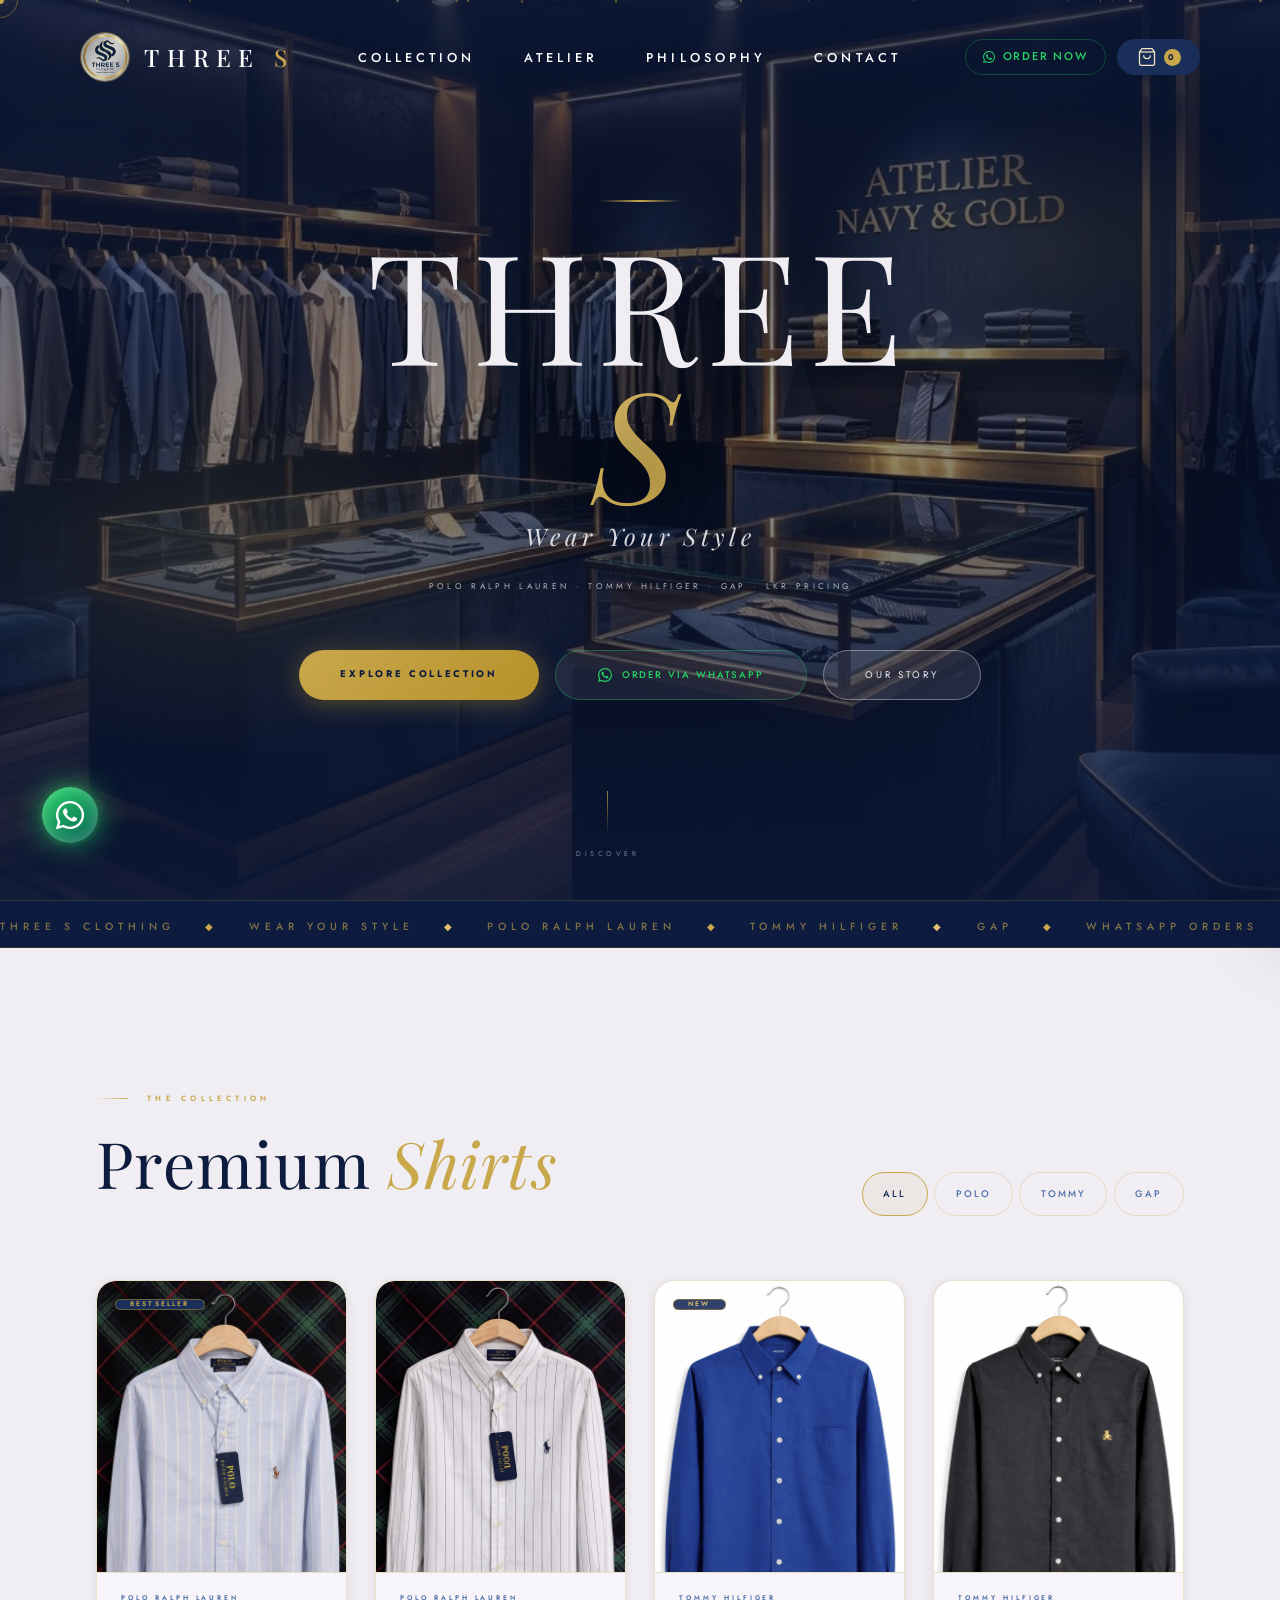
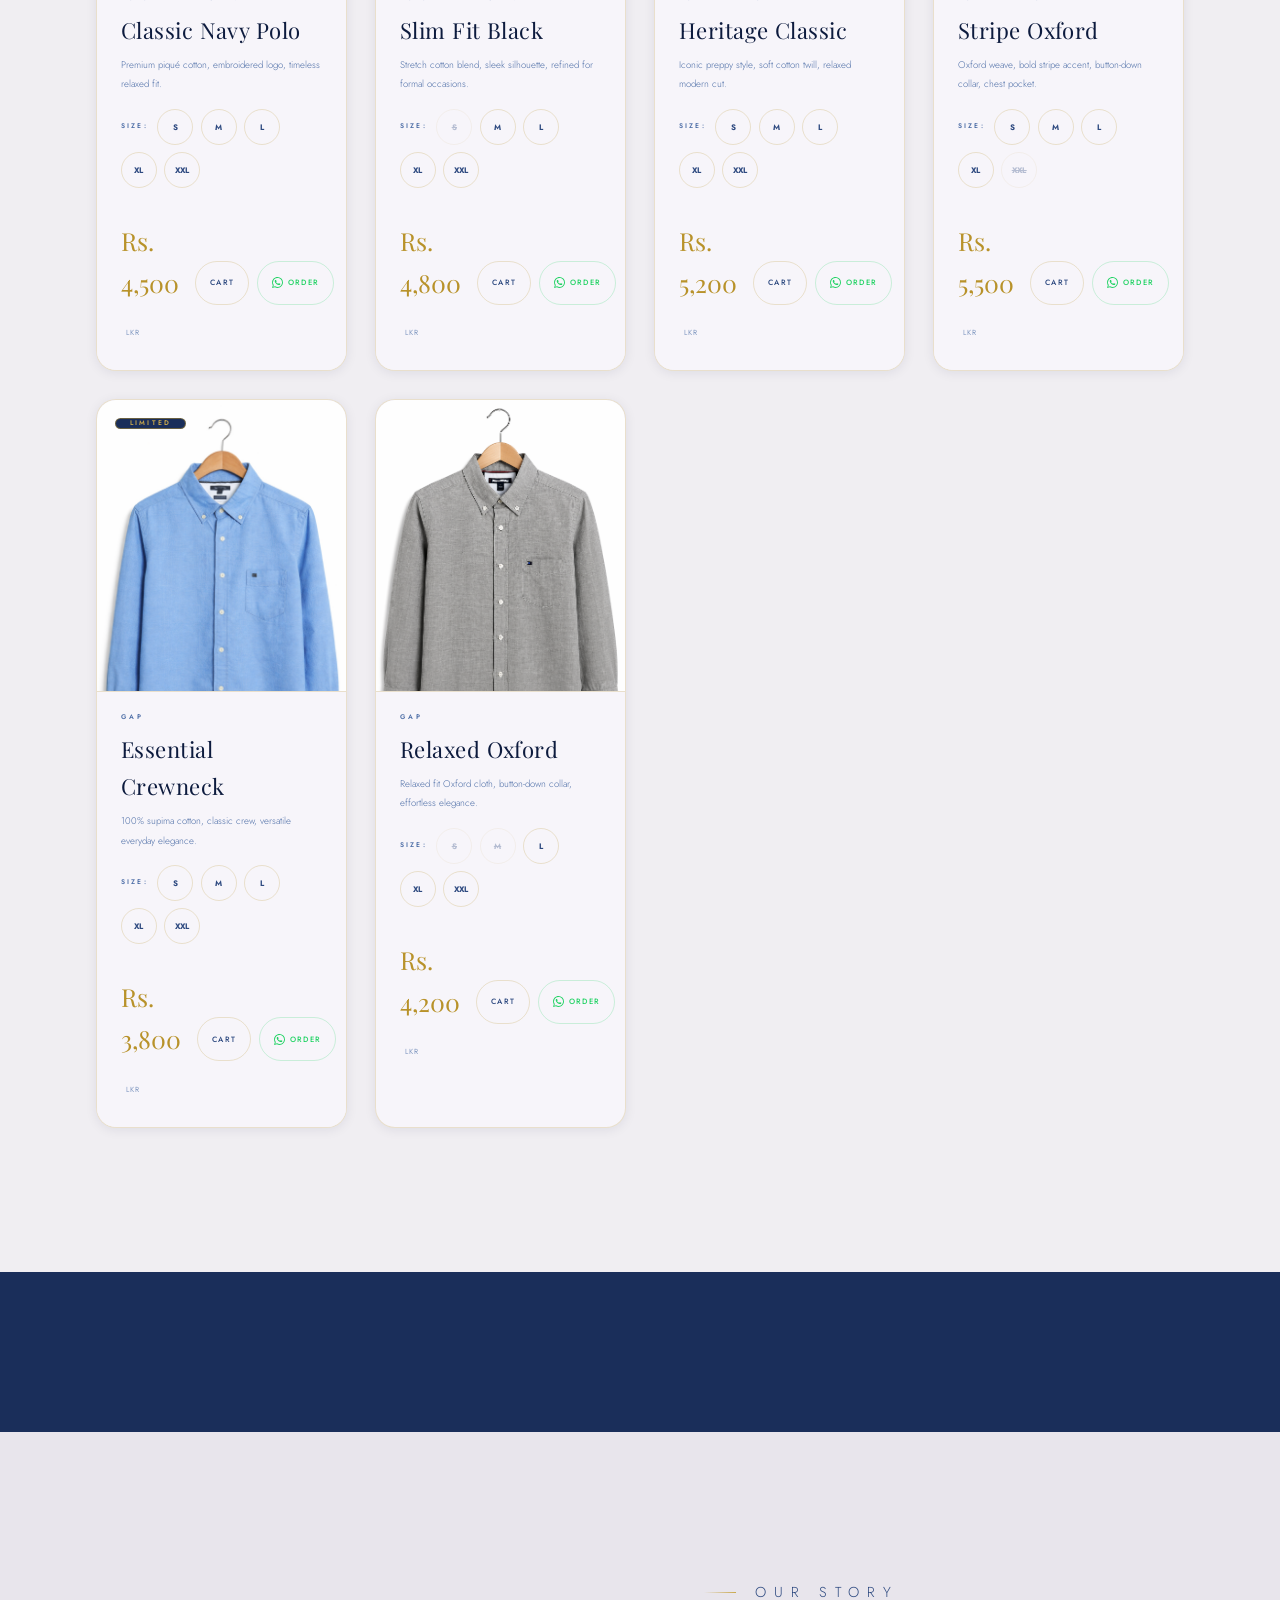
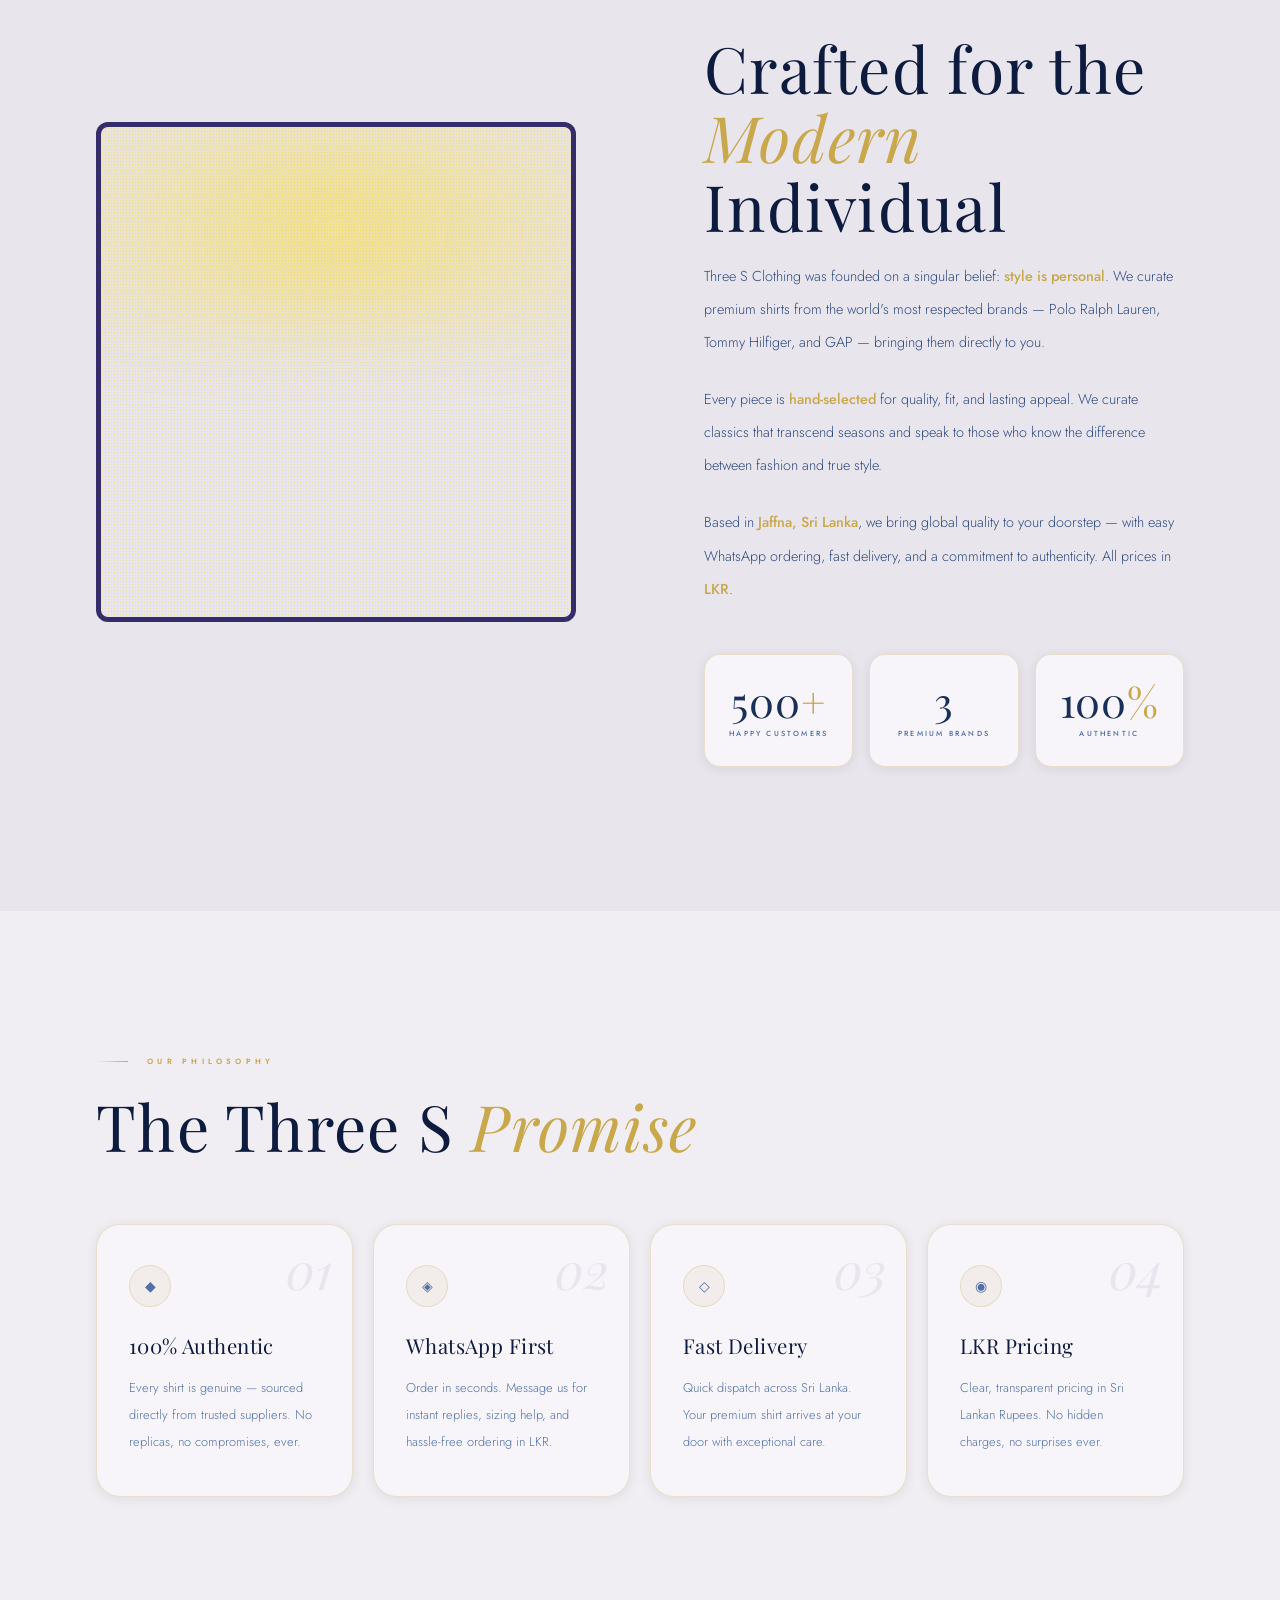
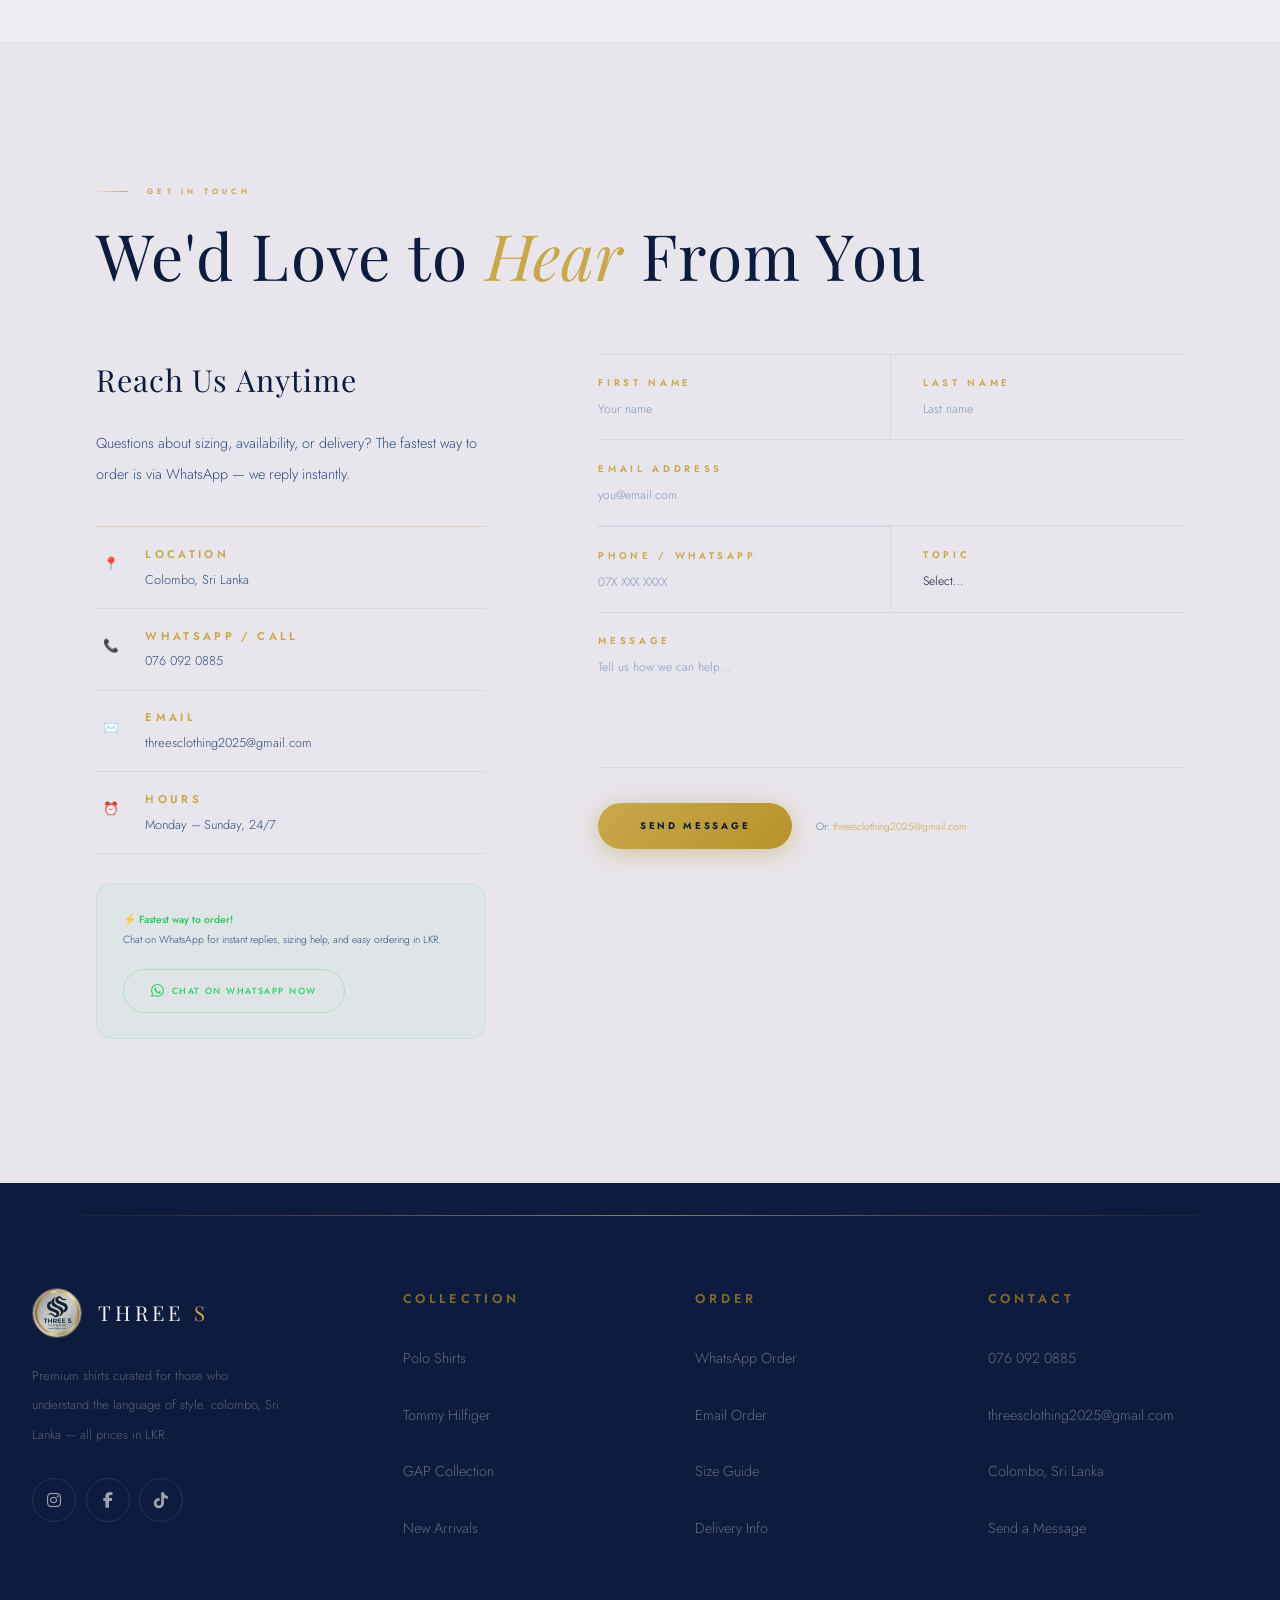
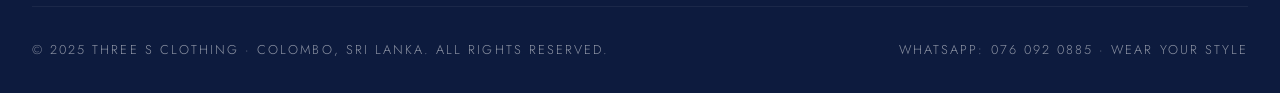
<file: ss/index.html>
<!DOCTYPE html>
<html lang="en">
<head>
<meta charset="UTF-8">
<meta name="viewport" content="width=device-width, initial-scale=1.0">
<title>THREE S — Wear Your Style</title>
<link rel="preconnect" href="https://fonts.googleapis.com">
<link rel="preconnect" href="https://fonts.gstatic.com" crossorigin>
<link href="https://fonts.googleapis.com/css2?family=Playfair+Display:ital,wght@0,300;0,400;0,500;0,600;1,300;1,400;1,500&family=Jost:wght@200;300;400;500;600&display=swap" rel="stylesheet">
<link rel="stylesheet" href="style.css">
<link rel="stylesheet" href="https://cdnjs.cloudflare.com/ajax/libs/font-awesome/6.5.0/css/all.min.css">
<link rel="icon" href="/favicon.ico">
<link rel="icon" type="image/png" href="/image/Logo.jpeg">

<meta name="description" content="Three S Clothing - Premium Polo Ralph Lauren, Tommy Hilfiger & GAP shirts in Sri Lanka. 100% authentic, affordable LKR pricing, WhatsApp ordering available.">

<meta name="keywords" content="Three S Clothing, Polo shirts Sri Lanka, Tommy Hilfiger Sri Lanka, GAP shirts Sri Lanka, branded shirts Colombo, premium shirts Jaffna, WhatsApp clothing Sri Lanka">

<meta name="author" content="Three S Clothing">

<link rel="canonical" href="https://yourdomain.com/">

<meta property="og:title" content="Three S Clothing - Premium Branded Shirts Sri Lanka">
<meta property="og:description" content="Shop Polo, Tommy Hilfiger & GAP shirts in Sri Lanka with WhatsApp ordering">
<meta property="og:image" content="https://yourdomain.com/image/Logo.jpeg">
<meta property="og:type" content="website">


</head>
<body>

<div class="cursor" id="cursor"></div>
<div class="cursor-ring" id="cursorRing"></div>

<svg style="display:none"><symbol id="wa-icon" viewBox="0 0 24 24"><path d="M17.472 14.382c-.297-.149-1.758-.867-2.03-.967-.273-.099-.471-.148-.67.15-.197.297-.767.966-.94 1.164-.173.199-.347.223-.644.075-.297-.15-1.255-.463-2.39-1.475-.883-.788-1.48-1.761-1.653-2.059-.173-.297-.018-.458.13-.606.134-.133.298-.347.446-.52.149-.174.198-.298.298-.497.099-.198.05-.371-.025-.52-.075-.149-.669-1.612-.916-2.207-.242-.579-.487-.5-.669-.51-.173-.008-.371-.01-.57-.01-.198 0-.52.074-.792.372-.272.297-1.04 1.016-1.04 2.479 0 1.462 1.065 2.875 1.213 3.074.149.198 2.096 3.2 5.077 4.487.709.306 1.262.489 1.694.625.712.227 1.36.195 1.871.118.571-.085 1.758-.719 2.006-1.413.248-.694.248-1.289.173-1.413-.074-.124-.272-.198-.57-.347m-5.421 7.403h-.004a9.87 9.87 0 01-5.031-1.378l-.361-.214-3.741.982.998-3.648-.235-.374a9.86 9.86 0 01-1.51-5.26c.001-5.45 4.436-9.884 9.888-9.884 2.64 0 5.122 1.03 6.988 2.898a9.825 9.825 0 012.893 6.994c-.003 5.45-4.437 9.884-9.885 9.884m8.413-18.297A11.815 11.815 0 0012.05 0C5.495 0 .16 5.335.157 11.892c0 2.096.547 4.142 1.588 5.945L.057 24l6.305-1.654a11.882 11.882 0 005.683 1.448h.005c6.554 0 11.89-5.335 11.893-11.893a11.821 11.821 0 00-3.48-8.413z" fill="currentColor"/></symbol></svg>

<!-- MOBILE MENU OVERLAY -->
<div class="mobile-overlay" id="mobileOverlay" onclick="toggleMenu()"></div>

<nav id="navbar">
  <a href="#" class="nav-logo">
    <img class="nav-logo-img" src="image/Logo.jpeg" alt="Three S Clothing">
    <span class="nav-logo-text">THREE <span>S</span></span>
  </a>

  <ul class="nav-links" id="navLinks">
    <li><a href="#products" onclick="closeMenu()">Collection</a></li>
    <li><a href="#about" onclick="closeMenu()">Atelier</a></li>
    <li><a href="#why" onclick="closeMenu()">Philosophy</a></li>
    <li><a href="#contact" onclick="closeMenu()">Contact</a></li>
  </ul>

  <div class="nav-right">
    <a class="nav-wa" href="https://wa.me/94760920885?text=Hi%20Three%20S%20Clothing!%20I%27d%20like%20to%20order." target="_blank" rel="noopener">
      <svg width="12" height="12" fill="currentColor"><use href="#wa-icon"/></svg>Order Now
    </a>
    <button type="button" class="nav-cart" onclick="openCart()">
      <svg width="20" height="20" viewBox="0 0 24 24" fill="none" stroke="currentColor" stroke-width="1.5"><path d="M6 2L3 6v14a2 2 0 002 2h14a2 2 0 002-2V6l-3-4z"/><line x1="3" y1="6" x2="21" y2="6"/><path d="M16 10a4 4 0 01-8 0"/></svg>
       <span class="count" id="cartCount">0</span>
    </button>
    <button type="button" class="menu-toggle" id="menuToggle" onclick="toggleMenu()">
      <span></span><span></span><span></span>
    </button>
  </div>
</nav>

<!-- HERO -->
<section id="hero">
  <div class="hero-bg" style="background-image:url('image/hero1.jpg')"></div>
  <div class="hero-vignette"></div>
  <div class="hero-shimmer"></div>
  <div class="hero-grid"></div>
  <div class="hero-particles" id="particles"></div>

  <div class="hero-content">
    <div class="hero-accent-bar"></div>
    <h1 class="hero-title">THREE<span class="cool-word">S</span></h1>
    <p class="hero-sub">Wear Your Style</p>
    <p class="hero-desc">Polo Ralph Lauren · Tommy Hilfiger · GAP · LKR Pricing</p>
    <div class="hero-cta">
      <a href="#products" class="btn-primary">Explore Collection</a>
      <a href="https://wa.me/94760920885?text=Hi%20Three%20S%20Clothing!%20I%27d%20like%20to%20browse%20and%20order." target="_blank" rel="noopener" class="btn-wa">
        <svg width="14" height="14" fill="currentColor"><use href="#wa-icon"/></svg>Order via WhatsApp
      </a>
      <a href="#about" class="btn-ghost">Our Story</a>
    </div>
  </div>

  <div class="hero-scroll">
    <div class="scroll-line"></div>
    <span>Discover</span>
  </div>
</section>

<!-- MARQUEE -->
<div class="marquee-strip" aria-hidden="true">
  <div class="marquee-inner">THREE S CLOTHING <span class="m-g">◆</span> WEAR YOUR STYLE <span class="m-b">◆</span> POLO RALPH LAUREN <span class="m-g">◆</span> TOMMY HILFIGER <span class="m-b">◆</span> GAP <span class="m-g">◆</span> WHATSAPP ORDERS <span class="m-b">◆</span> 076 092 0885 <span class="m-g">◆</span> LKR PRICING <span class="m-b">◆</span> Colombo, SRI LANKA <span class="m-g">◆</span> 100% AUTHENTIC <span class="m-b">◆</span>&nbsp;THREE S CLOTHING <span class="m-g">◆</span> WEAR YOUR STYLE <span class="m-b">◆</span> POLO RALPH LAUREN <span class="m-g">◆</span> TOMMY HILFIGER <span class="m-b">◆</span> GAP <span class="m-g">◆</span> WHATSAPP ORDERS <span class="m-b">◆</span> 076 092 0885 <span class="m-g">◆</span> LKR PRICING <span class="m-b">◆</span> JAFFNA, SRI LANKA <span class="m-g">◆</span> 100% AUTHENTIC <span class="m-b">◆</span>&nbsp;</div>
</div>

<!-- PRODUCTS -->
<section id="products">
  <div class="products-header">
    <div><p class="section-eyebrow">The Collection</p><h2 class="section-title">Premium <em>Shirts</em></h2></div>
    <div class="filter-tabs">
      <button type="button" class="filter-tab active" onclick="filterProducts('all',this)">All</button>
      <button type="button" class="filter-tab" onclick="filterProducts('polo',this)">Polo</button>
      <button type="button" class="filter-tab" onclick="filterProducts('tommy',this)">Tommy</button>
      <button type="button" class="filter-tab" onclick="filterProducts('gap',this)">GAP</button>
    </div>
  </div>

  <div class="products-grid" id="productsGrid">

    <!-- ====================================================
         POLO 1
         IMAGE: மாற்றி "image/polo-navy.jpg" போடவும்
         ==================================================== -->
    <div class="product-card fade-up" data-category="polo">
      <div class="product-img">
        <!-- 🖼️ உங்கள் photo path இங்கே மாற்றவும் → src="image/polo-navy.jpg" -->
        <img src="image/po1.png"
             alt="Polo Classic Navy"
             onerror="this.src='https://placehold.co/400x533/ddd8cc/1A1A2E?text=Polo+Classic+Navy'">
        <span class="product-badge">Bestseller</span>
        
      </div>
      <div class="product-info">
        <p class="product-brand">Polo Ralph Lauren</p>
        <h3 class="product-name">Classic Navy Polo</h3>
        <p class="product-desc">Premium piqué cotton, embroidered logo, timeless relaxed fit.</p>
        <!-- Size selector in card -->
        <div class="size-selector" id="sizes-polo1"></div>
        <span class="selected-size-note" id="note-polo1"></span>
        <div class="product-footer">
          <div class="product-price">Rs. 4,500 <small>LKR</small></div>
          <div class="product-actions">
            <button type="button" class="btn-cart-sm" onclick="addToCartWithSize('polo1','Polo Classic Navy','Polo',4500,'👔')">Cart</button>
            <button type="button" class="btn-wa-sm" onclick="waOrderWithSize('polo1','Polo Classic Navy','Rs. 4,500')">
              <svg width="11" height="11" fill="currentColor"><use href="#wa-icon"/></svg>Order
            </button>
          </div>
        </div>
      </div>
    </div>

    <!-- ====================================================
         POLO 2
         IMAGE: src="image/polo-black.jpg" ஆக மாற்றவும்
         ==================================================== -->
    <div class="product-card fade-up" data-category="polo">
      <div class="product-img">
        <img src="image/po2.png"
             alt="Polo Slim Fit Black"
             onerror="this.src='https://placehold.co/400x533/1A1A2E/C9A84C?text=Polo+Slim+Fit+Black'">
        
          
      </div>
      <div class="product-info">
        <p class="product-brand">Polo Ralph Lauren</p>
        <h3 class="product-name">Slim Fit Black</h3>
        <p class="product-desc">Stretch cotton blend, sleek silhouette, refined for formal occasions.</p>
        <div class="size-selector" id="sizes-polo2"></div>
        <span class="selected-size-note" id="note-polo2"></span>
        <div class="product-footer">
          <div class="product-price">Rs. 4,800 <small>LKR</small></div>
          <div class="product-actions">
            <button type="button" class="btn-cart-sm" onclick="addToCartWithSize('polo2','Polo Slim Fit Black','Polo',4800,'🖤')">Cart</button>
            <button type="button" class="btn-wa-sm" onclick="waOrderWithSize('polo2','Polo Slim Fit Black','Rs. 4,800')">
              <svg width="11" height="11" fill="currentColor"><use href="#wa-icon"/></svg>Order
            </button>
          </div>
        </div>
      </div>
    </div>

    <!-- ====================================================
         TOMMY 1
         IMAGE: src="image/tommy-classic.jpg" ஆக மாற்றவும்
         ==================================================== -->
    <div class="product-card fade-up" data-category="tommy">
      <div class="product-img">
        <img src="image/to1.png"
             alt="Tommy Heritage Classic"
             onerror="this.src='https://placehold.co/400x533/c8d8e8/1A1A2E?text=Tommy+Heritage+Classic'">
        <span class="product-badge new-badge">New</span>
        
      </div>
      <div class="product-info">
        <p class="product-brand">Tommy Hilfiger</p>
        <h3 class="product-name">Heritage Classic</h3>
        <p class="product-desc">Iconic preppy style, soft cotton twill, relaxed modern cut.</p>
        <div class="size-selector" id="sizes-tommy1"></div>
        <span class="selected-size-note" id="note-tommy1"></span>
        <div class="product-footer">
          <div class="product-price">Rs. 5,200 <small>LKR</small></div>
          <div class="product-actions">
            <button type="button" class="btn-cart-sm" onclick="addToCartWithSize('tommy1','Tommy Heritage Classic','Tommy',5200,'👕')">Cart</button>
            <button type="button" class="btn-wa-sm" onclick="waOrderWithSize('tommy1','Tommy Heritage Classic','Rs. 5,200')">
              <svg width="11" height="11" fill="currentColor"><use href="#wa-icon"/></svg>Order
            </button>
          </div>
        </div>
      </div>
    </div>

    <!-- ====================================================
         TOMMY 2
         IMAGE: src="image/tommy-stripe.jpg" ஆக மாற்றவும்
         ==================================================== -->
    <div class="product-card fade-up" data-category="tommy">
      <div class="product-img">
        <img src="image/to2.png"
             alt="Tommy Stripe Oxford"
             onerror="this.src='https://placehold.co/400x533/e8d4b0/1A1A2E?text=Tommy+Stripe+Oxford'">
        
      </div>
      <div class="product-info">
        <p class="product-brand">Tommy Hilfiger</p>
        <h3 class="product-name">Stripe Oxford</h3>
        <p class="product-desc">Oxford weave, bold stripe accent, button-down collar, chest pocket.</p>
        <div class="size-selector" id="sizes-tommy2"></div>
        <span class="selected-size-note" id="note-tommy2"></span>
        <div class="product-footer">
          <div class="product-price">Rs. 5,500 <small>LKR</small></div>
          <div class="product-actions">
            <button type="button" class="btn-cart-sm" onclick="addToCartWithSize('tommy2','Tommy Stripe Oxford','Tommy',5500,'👔')">Cart</button>
            <button type="button" class="btn-wa-sm" onclick="waOrderWithSize('tommy2','Tommy Stripe Oxford','Rs. 5,500')">
              <svg width="11" height="11" fill="currentColor"><use href="#wa-icon"/></svg>Order
            </button>
          </div>
        </div>
      </div>
    </div>

    <!-- ====================================================
         GAP 1
         IMAGE: src="image/gap-crew.jpg" ஆக மாற்றவும்
         ==================================================== -->
    <div class="product-card fade-up" data-category="gap">
      <div class="product-img">
        <img src="image/gap1.png"
             alt="GAP Essential Crewneck"
             onerror="this.src='https://placehold.co/400x533/e8e4dc/1A1A2E?text=GAP+Essential+Crewneck'">
        <span class="product-badge">Limited</span>
        
      </div>
      <div class="product-info">
        <p class="product-brand">GAP</p>
        <h3 class="product-name">Essential Crewneck</h3>
        <p class="product-desc">100% supima cotton, classic crew, versatile everyday elegance.</p>
        <div class="size-selector" id="sizes-gap1"></div>
        <span class="selected-size-note" id="note-gap1"></span>
        <div class="product-footer">
          <div class="product-price">Rs. 3,800 <small>LKR</small></div>
          <div class="product-actions">
            <button type="button" class="btn-cart-sm" onclick="addToCartWithSize('gap1','GAP Essential Crewneck','GAP',3800,'👕')">Cart</button>
            <button type="button" class="btn-wa-sm" onclick="waOrderWithSize('gap1','GAP Essential Crewneck','Rs. 3,800')">
              <svg width="11" height="11" fill="currentColor"><use href="#wa-icon"/></svg>Order
            </button>
          </div>
        </div>
      </div>
    </div>

    <!-- ====================================================
         GAP 2
         IMAGE: src="image/gap-oxford.jpg" ஆக மாற்றவும்
         ==================================================== -->
    <div class="product-card fade-up" data-category="gap">
      <div class="product-img">
        <img src="image/gap2.png"
             alt="GAP Relaxed Oxford"
             onerror="this.src='https://placehold.co/400x533/C9A84C/1A1A2E?text=GAP+Relaxed+Oxford'">
        
      </div>
      <div class="product-info">
        <p class="product-brand">GAP</p>
        <h3 class="product-name">Relaxed Oxford</h3>
        <p class="product-desc">Relaxed fit Oxford cloth, button-down collar, effortless elegance.</p>
        <div class="size-selector" id="sizes-gap2"></div>
        <span class="selected-size-note" id="note-gap2"></span>
        <div class="product-footer">
          <div class="product-price">Rs. 4,200 <small>LKR</small></div>
          <div class="product-actions">
            <button type="button" class="btn-cart-sm" onclick="addToCartWithSize('gap2','GAP Relaxed Oxford','GAP',4200,'✨')">Cart</button>
            <button type="button" class="btn-wa-sm" onclick="waOrderWithSize('gap2','GAP Relaxed Oxford','Rs. 4,200')">
              <svg width="11" height="11" fill="currentColor"><use href="#wa-icon"/></svg>Order
            </button>
          </div>
        </div>
      </div>
    </div>

  </div><!-- /products-grid -->
</section>

<!-- BRAND STRIP -->
<div class="brand-strip">
  <div class="brand-title">
    <span>T</span><span>H</span><span>R</span><span>E</span><span>E</span>
    <span>&nbsp;</span>
    <span>S</span>
    <span>&nbsp;</span>
    <span>C</span><span>L</span><span>O</span><span>T</span><span>H</span><span>I</span><span>N</span><span>G</span>
  </div>
</div>

<!-- ABOUT -->
<section id="about">
  <div class="about-hero">
    <video autoplay muted loop playsinline class="hero-video">
      <source src="./image/hero.mp4" type="video/mp4">
    </video>
    <div class="gold-particles"></div>
    <div class="gold-wave"></div>
    <div class="about-overlay"></div>
  </div>
  <div class="about-content fade-up">
    <p class="section-eyebrow">Our Story</p>
    <h2 class="section-title">Crafted for the <em>Modern</em> Individual</h2>
    <p>Three S Clothing was founded on a singular belief: <strong>style is personal</strong>. We curate premium shirts from the world's most respected brands — Polo Ralph Lauren, Tommy Hilfiger, and GAP — bringing them directly to you.</p>
    <p>Every piece is <strong>hand-selected</strong> for quality, fit, and lasting appeal. We curate classics that transcend seasons and speak to those who know the difference between fashion and true style.</p>
    <p>Based in <strong>Jaffna, Sri Lanka</strong>, we bring global quality to your doorstep — with easy WhatsApp ordering, fast delivery, and a commitment to authenticity. All prices in <strong>LKR</strong>.</p>
    <div class="about-stats">
      <div class="stat-box"><div class="stat-num">500<span>+</span></div><div class="stat-label">Happy Customers</div></div>
      <div class="stat-box"><div class="stat-num">3</div><div class="stat-label">Premium Brands</div></div>
      <div class="stat-box"><div class="stat-num">100<span>%</span></div><div class="stat-label">Authentic</div></div>
    </div>
  </div>
</section>

<!-- WHY -->
<section id="why">
  <div class="why-glow"></div>
  <p class="section-eyebrow">Our Philosophy</p>
  <h2 class="section-title">The Three S <em>Promise</em></h2>
  <div class="why-grid">
    <div class="why-card fade-up"><div class="why-num">01</div><div class="why-icon-wrap">◆</div><div class="why-title">100% Authentic</div><div class="why-desc">Every shirt is genuine — sourced directly from trusted suppliers. No replicas, no compromises, ever.</div></div>
    <div class="why-card fade-up"><div class="why-num">02</div><div class="why-icon-wrap">◈</div><div class="why-title">WhatsApp First</div><div class="why-desc">Order in seconds. Message us for instant replies, sizing help, and hassle-free ordering in LKR.</div></div>
    <div class="why-card fade-up"><div class="why-num">03</div><div class="why-icon-wrap">◇</div><div class="why-title">Fast Delivery</div><div class="why-desc">Quick dispatch across Sri Lanka. Your premium shirt arrives at your door with exceptional care.</div></div>
    <div class="why-card fade-up"><div class="why-num">04</div><div class="why-icon-wrap">◉</div><div class="why-title">LKR Pricing</div><div class="why-desc">Clear, transparent pricing in Sri Lankan Rupees. No hidden charges, no surprises ever.</div></div>
  </div>
</section>

<!-- CONTACT -->
<section id="contact">
  <p class="section-eyebrow">Get in Touch</p>
  <h2 class="section-title">We'd Love to <em>Hear</em> From You</h2>
  <div class="contact-grid">
    <div class="contact-info fade-up">
      <h3>Reach Us Anytime</h3>
      <p>Questions about sizing, availability, or delivery? The fastest way to order is via WhatsApp — we reply instantly.</p>
      <div class="contact-detail">
        <div class="contact-item"><div class="ci-icon">📍</div><div><strong>Location</strong>Colombo, Sri Lanka</div></div>
        <div class="contact-item"><div class="ci-icon">📞</div><div><strong>WhatsApp / Call</strong><a href="https://wa.me/94760920885">076 092 0885</a></div></div>
        <div class="contact-item"><div class="ci-icon">✉️</div><div><strong>Email</strong><a href="mailto:threesclothing2025@gmail.com">threesclothing2025@gmail.com</a></div></div>
        <div class="contact-item"><div class="ci-icon">⏰</div><div><strong>Hours</strong>Monday – Sunday, 24/7</div></div>
      </div>
      <div class="wa-box">
        <div class="wa-box-text"><strong>⚡ Fastest way to order!</strong><br>Chat on WhatsApp for instant replies, sizing help, and easy ordering in LKR.</div>
        <a class="wa-box-btn" href="https://wa.me/94760920885?text=Hi%20Three%20S%20Clothing!%20I%27d%20like%20to%20place%20an%20order." target="_blank" rel="noopener"><svg width="13" height="13" fill="currentColor"><use href="#wa-icon"/></svg>Chat on WhatsApp Now</a>
      </div>
    </div>
    <form class="contact-form fade-up" onsubmit="handleSubmit(event)">
      <div class="form-row">
        <div class="form-group"><label>First Name</label><input type="text" id="fname" placeholder="Your name" required></div>
        <div class="form-group"><label>Last Name</label><input type="text" id="lname" placeholder="Last name" required></div>
      </div>
      <div class="form-group"><label>Email Address</label><input type="email" id="femail" placeholder="you@email.com" required></div>
      <div class="form-row">
        <div class="form-group"><label>Phone / WhatsApp</label><input type="tel" id="fphone" placeholder="07X XXX XXXX"></div>
        <div class="form-group"><label>Topic</label><select id="fsubject"><option value="">Select…</option><option>Product Inquiry</option><option>Order Assistance</option><option>Sizing Help</option><option>Delivery Info</option><option>Other</option></select></div>
      </div>
      <div class="form-group"><label>Message</label><textarea id="fmessage" placeholder="Tell us how we can help…" required></textarea></div>
      <div class="form-actions">
        <button type="submit" class="btn-primary">Send Message</button>
        <span class="form-note">Or: <a href="mailto:threesclothing2025@gmail.com">threesclothing2025@gmail.com</a></span>
      </div>
      <div class="form-success" id="formSuccess">◆ Message sent — we'll reply within 24 hours.</div>
    </form>
  </div>
</section>

<a href="https://wa.me/94760920885" target="_blank" class="wa-orb">
    <span class="wa-ring"></span>
    <span class="wa-core">
        <i class="fab fa-whatsapp"></i>
    </span>
    <span class="wa-label">Chat with us</span>
</a>

<!-- FOOTER -->
<footer>
  <div class="footer-gradient-line"></div>
  <div class="footer-grid">
    <div>
      <div class="footer-logo-wrap"><img class="footer-logo-img" src="image/Logo.jpeg" alt="Three S Clothing"><div class="footer-brand">THREE <span>S</span></div></div>
      <p class="footer-tagline">Premium shirts curated for those who understand the language of style. colombo, Sri Lanka — all prices in LKR.</p>
      <div class="social-links">
        <a href="https://www.instagram.com/three_s_clothing_2025" target="_blank" class="social-link ig"><i class="fa-brands fa-instagram"></i></a>
        <a href="https://www.facebook.com/profile.php?id=61583186672360" target="_blank" class="social-link fb"><i class="fa-brands fa-facebook-f"></i></a>
        <a href="https://tiktok.com/@three.s.clothing" target="_blank" class="social-link tt"><i class="fa-brands fa-tiktok"></i></a>
      </div>
    </div>
    <div class="footer-col"><h3>Collection</h3><ul><li><a href="#products">Polo Shirts</a></li><li><a href="#products">Tommy Hilfiger</a></li><li><a href="#products">GAP Collection</a></li><li><a href="#products">New Arrivals</a></li></ul></div>
    <div class="footer-col"><h3>Order</h3><ul><li><a href="https://wa.me/94760920885" target="_blank">WhatsApp Order</a></li><li><a href="mailto:threesclothing2025@gmail.com">Email Order</a></li><li><a href="#">Size Guide</a></li><li><a href="#">Delivery Info</a></li></ul></div>
    <div class="footer-col"><h3>Contact</h3><ul><li><a href="https://wa.me/94760920885">076 092 0885</a></li><li><a href="mailto:threesclothing2025@gmail.com">threesclothing2025@gmail.com</a></li><li><a href="#contact">Colombo, Sri Lanka</a></li><li><a href="#contact">Send a Message</a></li></ul></div>
  </div>
  <div class="footer-bottom"><span>© 2025 Three S Clothing · Colombo, Sri Lanka. All rights reserved.</span><span>WhatsApp: 076 092 0885 · Wear Your Style</span></div>
</footer>

<!-- CART DRAWER -->
<div class="cart-overlay" id="cartOverlay" onclick="closeCart()"></div>
<div class="cart-drawer" id="cartDrawer">
  <div class="cart-header"><h2>Your Cart</h2><button type="button" class="cart-close" onclick="closeCart()">Close ✕</button></div>
  <div class="cart-items" id="cartItems"><div class="cart-empty"><div class="cart-empty-icon">◻</div><p>Your cart is empty</p></div></div>
  <div class="cart-footer" id="cartFooter" style="display:none">
    <div class="cart-total"><span>Total (LKR)</span><span class="cart-total-amt" id="cartTotal">Rs. 0</span></div>
    <button type="button" class="cart-wa-btn" onclick="waCartCheckout()"><svg width="15" height="15" fill="currentColor"><use href="#wa-icon"/></svg>Order via WhatsApp</button>
    <div class="cart-divider">— or —</div>
    <button type="button" class="cart-email-btn" onclick="emailCartCheckout()">Send Order by Email</button>
  </div>
</div>
<div class="toast" id="toast"></div>

<script>
/* ============================================================
   AVAILABLE SIZES per product
   Out-of-stock sizes: add to the outOfStock array
   ============================================================ */
const PRODUCTS = {
  'polo1':  { sizes: ['S','M','L','XL','XXL'], outOfStock: [] },
  'polo2':  { sizes: ['S','M','L','XL','XXL'], outOfStock: ['S'] },
  'tommy1': { sizes: ['S','M','L','XL','XXL'], outOfStock: [] },
  'tommy2': { sizes: ['S','M','L','XL','XXL'], outOfStock: ['XXL'] },
  'gap1':   { sizes: ['S','M','L','XL','XXL'], outOfStock: [] },
  'gap2':   { sizes: ['S','M','L','XL','XXL'], outOfStock: ['S','M'] },
};

/* selected size state */
const selectedSizes = {};

/* ============================================================
   INIT SIZE BUTTONS
   ============================================================ */
function initSizes() {
  Object.keys(PRODUCTS).forEach(pid => {
    const p = PRODUCTS[pid];

    // Card-level size buttons
    const container = document.getElementById('sizes-' + pid);
    if (container) {
      const label = document.createElement('span');
      label.className = 'size-label';
      label.textContent = 'Size:';
      container.appendChild(label);

      p.sizes.forEach(sz => {
        const btn = document.createElement('button');
        btn.type = 'button';
        btn.className = 'size-btn' + (p.outOfStock.includes(sz) ? ' out-of-stock' : '');
        btn.textContent = sz;
        btn.dataset.pid = pid;
        btn.dataset.size = sz;
        if (!p.outOfStock.includes(sz)) {
          btn.onclick = () => selectSize(pid, sz);
        }
        container.appendChild(btn);
      });
    }

    // Overlay size pills
    const ovContainer = document.getElementById('ov-sizes-' + pid);
    if (ovContainer) {
      p.sizes.forEach(sz => {
        const pill = document.createElement('button');
        pill.type = 'button';
        pill.className = 'ov-size-pill' + (p.outOfStock.includes(sz) ? ' out-of-stock' : '');
        pill.textContent = sz;
        if (!p.outOfStock.includes(sz)) {
          pill.onclick = (e) => { e.stopPropagation(); selectSize(pid, sz); };
        }
        pill.dataset.pid = pid;
        pill.dataset.size = sz;
        ovContainer.appendChild(pill);
      });
    }
  });
}

function selectSize(pid, sz) {
  selectedSizes[pid] = sz;

  // Update card buttons
  document.querySelectorAll(`.size-btn[data-pid="${pid}"]`).forEach(b => {
    b.classList.toggle('selected', b.dataset.size === sz);
  });

  // Update overlay pills
  document.querySelectorAll(`.ov-size-pill[data-pid="${pid}"]`).forEach(b => {
    b.classList.toggle('selected', b.dataset.size === sz);
  });

  // Update note
  const note = document.getElementById('note-' + pid);
  if (note) note.textContent = `Selected: ${sz}`;
}

function getSelectedSize(pid) {
  return selectedSizes[pid] || null;
}

/* ============================================================
   MOBILE CHECK
   ============================================================ */
const isMobile = ('ontouchstart' in window) ||
                 (navigator.maxTouchPoints > 0) ||
                 window.matchMedia('(max-width:768px)').matches;

/* CURSOR — desktop only */
const cur  = document.getElementById('cursor');
const ring = document.getElementById('cursorRing');
if (!isMobile) {
  let mx=0, my=0, rx=0, ry=0;
  document.addEventListener('mousemove', e => {
    mx = e.clientX; my = e.clientY;
    cur.style.left = mx + 'px';
    cur.style.top  = my + 'px';
  });
  (function anim() {
    rx += (mx - rx) * .1;
    ry += (my - ry) * .1;
    ring.style.left = rx + 'px';
    ring.style.top  = ry + 'px';
    requestAnimationFrame(anim);
  })();
  document.querySelectorAll('a,button').forEach(el => {
    el.addEventListener('mouseenter', () => {
      cur.style.width='14px'; cur.style.height='14px';
      cur.style.background='transparent';
      cur.style.border='1px solid var(--gold-bright)';
      ring.style.width='52px'; ring.style.height='52px';
    });
    el.addEventListener('mouseleave', () => {
      cur.style.width='7px'; cur.style.height='7px';
      cur.style.background='var(--gold-bright)';
      cur.style.border='none';
      ring.style.width='34px'; ring.style.height='34px';
    });
  });
}

/* PARTICLES */
(function(){
  const c    = document.getElementById('particles');
  const cols = ['rgba(201,168,76,.5)','rgba(232,201,106,.45)','rgba(255,235,150,.35)','rgba(168,136,48,.5)'];
  for(let i=0;i<18;i++){
    const p = document.createElement('div'); p.className='particle';
    const s = Math.random()*2+.7, col=cols[Math.floor(Math.random()*cols.length)];
    Object.assign(p.style,{
      width:s+'px',height:s+'px',left:Math.random()*100+'%',
      background:col,
      animationDuration:(Math.random()*14+8)+'s',
      animationDelay:(Math.random()*14)+'s'
    });
    c.appendChild(p);
  }
})();

/* NAVBAR SCROLL */
window.addEventListener('scroll', () =>
  document.getElementById('navbar').classList.toggle('scrolled', scrollY > 60)
);

/* MOBILE MENU */
function toggleMenu() {
  const menu    = document.getElementById('navLinks');
  const btn     = document.getElementById('menuToggle');
  const overlay = document.getElementById('mobileOverlay');
  const isOpen  = menu.classList.contains('open');
  if (isOpen) {
    menu.classList.remove('open');
    btn.classList.remove('active');
    overlay.classList.remove('open');
    document.body.style.overflow = '';
  } else {
    menu.classList.add('open');
    btn.classList.add('active');
    overlay.classList.add('open');
    document.body.style.overflow = 'hidden';
  }
}
function closeMenu() {
  document.getElementById('navLinks').classList.remove('open');
  document.getElementById('menuToggle').classList.remove('active');
  document.getElementById('mobileOverlay').classList.remove('open');
  document.body.style.overflow = '';
}

/* WHATSAPP */
const WA    = '94760920885';
const waUrl = m => `https://wa.me/${WA}?text=${encodeURIComponent(m)}`;

function waOrderWithSize(pid, name, price) {
  const sz = getSelectedSize(pid);
  const sizeText = sz ? `\nSize: *${sz}*` : '\nSize: (please specify S/M/L/XL/XXL)';
  window.open(waUrl(
    `Hi Three S Clothing! 👋\n\nI'd like to order:\n\n*${name}*\nPrice: ${price} LKR${sizeText}\n\nPlease confirm availability and delivery. Thank you!`
  ), '_blank');
}

/* CART */
let cart = [];
function openCart()  {
  document.getElementById('cartOverlay').classList.add('open');
  document.getElementById('cartDrawer').classList.add('open');
  document.body.style.overflow = 'hidden';
}
function closeCart() {
  document.getElementById('cartOverlay').classList.remove('open');
  document.getElementById('cartDrawer').classList.remove('open');
  document.body.style.overflow = '';
}

function addToCartWithSize(pid, name, brand, price, emoji) {
  const sz = getSelectedSize(pid);
  if (!sz) {
    showToast('⚠ Please select a size first!');
    // Highlight the size buttons
    const container = document.getElementById('sizes-' + pid);
    if (container) {
      container.style.animation = 'none';
      container.offsetHeight; // reflow
      container.querySelectorAll('.size-btn:not(.out-of-stock)').forEach(b => {
        b.style.borderColor = 'var(--gold-bright)';
        b.style.color = 'var(--gold-bright)';
        setTimeout(() => { b.style.borderColor=''; b.style.color=''; }, 1200);
      });
    }
    return;
  }
  const key = name + '|' + sz;
  const ex = cart.find(i => i.key === key);
  ex ? ex.qty++ : cart.push({key, name, brand, price, emoji, qty:1, size:sz});
  updateCart();
  showToast(`◆ ${name} (${sz}) added to cart`);
}

function removeFromCart(i) { cart.splice(i,1); updateCart(); }

function updateCart() {
  document.getElementById('cartCount').textContent = cart.reduce((s,i)=>s+i.qty,0);
  const el = document.getElementById('cartItems');
  const ft = document.getElementById('cartFooter');
  if (!cart.length) {
    el.innerHTML = '<div class="cart-empty"><div class="cart-empty-icon">◻</div><p>Your cart is empty</p></div>';
    ft.style.display = 'none'; return;
  }
  ft.style.display = 'flex';
  el.innerHTML = cart.map((it,i) =>
    `<div class="cart-item">
      <div class="ci-thumb">${it.emoji}</div>
      <div class="ci-info">
        <div class="ci-brand">${it.brand}</div>
        <div class="ci-name">${it.name}</div>
        <div class="ci-price">Size: <strong>${it.size}</strong> &nbsp;|&nbsp; Rs. ${it.price.toLocaleString()} × ${it.qty}</div>
      </div>
      <button type="button" class="ci-remove" onclick="removeFromCart(${i})">✕</button>
    </div>`
  ).join('');
  document.getElementById('cartTotal').textContent =
    `Rs. ${cart.reduce((s,i)=>s+i.price*i.qty,0).toLocaleString()}`;
}

function waCartCheckout() {
  if (!cart.length) return;
  const total = cart.reduce((s,i)=>s+i.price*i.qty,0);
  window.open(waUrl(
    `Hi Three S Clothing! 👋\n\nMy Order:\n\n` +
    cart.map(i=>`  • ${i.name} (Size: ${i.size}) × ${i.qty} — Rs. ${(i.price*i.qty).toLocaleString()}`).join('\n') +
    `\n\n*Total: Rs. ${total.toLocaleString()} LKR*\n\nPlease confirm. Thank you!`
  ), '_blank');
  closeCart();
}

function emailCartCheckout() {
  if (!cart.length) return;
  const total = cart.reduce((s,i)=>s+i.price*i.qty,0);
  window.location.href =
    `mailto:threesclothing2025@gmail.com?subject=${encodeURIComponent('Order from Three S Clothing')}` +
    `&body=${encodeURIComponent(
      `Order:\n\n${cart.map(i=>`${i.name} (Size: ${i.size}) × ${i.qty} — Rs. ${(i.price*i.qty).toLocaleString()}`).join('\n')}\n\nTotal: Rs. ${total.toLocaleString()} LKR`
    )}`;
  closeCart();
}

/* FILTER */
function filterProducts(cat, btn) {
  document.querySelectorAll('.filter-tab').forEach(t => t.classList.remove('active'));
  btn.classList.add('active');
  document.querySelectorAll('.product-card').forEach(c => {
    c.style.display = (cat==='all' || c.dataset.category===cat) ? '' : 'none';
  });
}

/* CONTACT FORM */
function handleSubmit(e) {
  e.preventDefault();
  const btn   = e.target.querySelector('button[type="submit"]');
  btn.textContent = 'Sending…'; btn.disabled = true;
  const name  = document.getElementById('fname').value + ' ' + document.getElementById('lname').value;
  const email = document.getElementById('femail').value;
  const msg   = document.getElementById('fmessage').value;
  setTimeout(() => {
    window.location.href =
      `mailto:threesclothing2025@gmail.com?subject=${encodeURIComponent(`Message from ${name}`)}` +
      `&body=${encodeURIComponent(`From: ${name}\nEmail: ${email}\n\n${msg}`)}`;
    btn.textContent = 'Send Message'; btn.disabled = false;
    document.getElementById('formSuccess').style.display = 'block';
    e.target.reset();
    setTimeout(() => document.getElementById('formSuccess').style.display='none', 5000);
  }, 600);
}

/* TOAST */
function showToast(msg) {
  const t = document.getElementById('toast');
  t.textContent = msg;
  t.classList.add('show');
  setTimeout(() => t.classList.remove('show'), 3000);
}

/* SCROLL ANIMATIONS */
const obs = new IntersectionObserver(
  entries => entries.forEach(e => { if(e.isIntersecting) e.target.classList.add('visible'); }),
  {threshold: .1}
);
document.querySelectorAll('.fade-up,.product-card').forEach(el => obs.observe(el));

/* INIT */
document.addEventListener('DOMContentLoaded', initSizes);
</script>
</body>
</html>
</file>
<file: style.css>
*,*::before,*::after{box-sizing:border-box;margin:0;padding:0}
:root{
  --ivory:        #F0EEF2;
  --ivory2:       #E8E5EC;
  --ivory3:       #DFD9E6;
  --ivory4:       #D4CDD8;
  --parchment:    #C8BFD0;
  --card:         #F7F5FA;
  --card2:        #F0EDF5;
  --white:        #ffffff;

  --gold:         #B8922A;
  --gold-bright:  #C9A84C;
  --gold-light:   #DFC070;
  --gold-pale:    #F5E9C4;
  --gold-wash:    rgba(184,146,42,0.07);
  --gold-line:    rgba(184,146,42,0.22);
  --gold-border:  rgba(184,146,42,0.50);
  --gold-glow:    rgba(201,168,76,0.25);

  --ink:          #0D1B3E;
  --ink2:         #1A2E5A;
  --ink3:         #2E4A80;
  --ink4:         #5070A8;
  --ink5:         #8098C0;

  --navy-wash:    rgba(26,46,90,0.05);
  --navy-line:    rgba(26,46,90,0.15);

  --green:        #25D366;

  --shadow-sm:    0 2px 12px rgba(13,27,62,0.08);
  --shadow:       0 4px 24px rgba(13,27,62,0.11);
  --shadow-md:    0 8px 40px rgba(13,27,62,0.14);
  --shadow-lg:    0 20px 60px rgba(13,27,62,0.18);
  --shadow-xl:    0 32px 80px rgba(13,27,62,0.22);

  --font-display: 'Playfair Display', serif;
  --font-body:    'Jost', sans-serif;
  --ease:         cubic-bezier(0.16, 1, 0.3, 1);
}

html{scroll-behavior:smooth;cursor:none}

@media(max-width:768px){
  html,body,*{cursor:auto !important}
  .cursor,.cursor-ring{display:none!important}
}

body{background:var(--ivory);color:var(--ink);font-family:var(--font-body);font-weight:300;line-height:1.7;overflow-x:hidden}

body::before{content:'';position:fixed;inset:0;pointer-events:none;z-index:9997;
  background-image:url("data:image/svg+xml,%3Csvg viewBox='0 0 400 400' xmlns='http://www.w3.org/2000/svg'%3E%3Cfilter id='n'%3E%3CfeTurbulence type='fractalNoise' baseFrequency='0.65' numOctaves='4' stitchTiles='stitch'/%3E%3C/filter%3E%3Crect width='100%25' height='100%25' filter='url(%23n)' opacity='0.03'/%3E%3C/svg%3E");
  opacity:0.45;mix-blend-mode:multiply}

.cursor{position:fixed;width:8px;height:8px;background:var(--gold-bright);border-radius:50%;pointer-events:none;z-index:9999;transform:translate(-50%,-50%);transition:width .35s var(--ease),height .35s var(--ease);box-shadow:0 0 12px var(--gold-glow)}
.cursor-ring{position:fixed;width:36px;height:36px;border:1px solid var(--gold-border);border-radius:50%;pointer-events:none;z-index:9998;transform:translate(-50%,-50%);transition:width .45s var(--ease),height .45s var(--ease)}

::-webkit-scrollbar{width:3px}
::-webkit-scrollbar-track{background:var(--ivory2)}
::-webkit-scrollbar-thumb{background:var(--gold-bright);border-radius:2px}

/* ============================================================
   NAV
   ============================================================ */
nav{position:fixed;top:0;left:0;right:0;z-index:100;display:flex;align-items:center;justify-content:space-between;padding:2rem 5rem;transition:all .6s var(--ease)}
nav.scrolled{padding:1rem 5rem;background:rgba(240,238,242,0.96);backdrop-filter:blur(32px);border-bottom:1px solid var(--gold-line);box-shadow:var(--shadow-sm)}

.nav-logo{display:flex;align-items:center;gap:.9rem;text-decoration:none;z-index:102;position:relative}
.nav-logo-img{width:50px;height:50px;border-radius:50%;border:1.5px solid var(--gold-border);object-fit:cover;box-shadow:var(--shadow-sm)}
.nav-logo-text{font-family:var(--font-display);font-size:1.5rem;font-weight:500;letter-spacing:.3em;color:var(--ink);text-transform:uppercase}
.nav-logo-text span{color:var(--gold-bright)}

.nav-links{display:flex;gap:3rem;list-style:none}
.nav-links a{font-size:.80rem;letter-spacing:.32em;text-transform:uppercase;color:var(--white);text-decoration:none;transition:color .3s;font-weight:500;position:relative}
.nav-links a::after{content:'';position:absolute;bottom:-3px;left:0;width:0;height:1px;background:var(--gold-bright);transition:width .4s var(--ease)}
.nav-links a:hover{color:var(--gold-light)}
.nav-links a:hover::after{width:100%}
nav.scrolled .nav-links a{color:var(--ink3)}
nav.scrolled .nav-links a:hover{color:var(--gold)}

.nav-right{display:flex;align-items:center;gap:.7rem;z-index:102;position:relative}
.nav-wa{display:flex;align-items:center;gap:.45rem;background:transparent;color:var(--green);border:1px solid rgba(37,211,102,.28);padding:.48rem 1.1rem;font-family:var(--font-body);font-size:.7rem;font-weight:500;letter-spacing:.16em;text-transform:uppercase;cursor:pointer;text-decoration:none;transition:all .3s;border-radius:50px}
.nav-wa:hover{background:rgba(37,211,102,.07);border-color:var(--green)}
.nav-cart{display:flex;align-items:center;gap:.45rem;background:var(--ink2);color:var(--gold-pale);border:none;padding:.5rem 1.2rem;font-family:var(--font-body);font-size:.7rem;letter-spacing:.16em;text-transform:uppercase;cursor:pointer;transition:all .35s var(--ease);font-weight:500;border-radius:50px}
.nav-cart:hover{background:var(--ink);transform:translateY(-1px);box-shadow:var(--shadow)}
.nav-cart .count{background:var(--gold-bright);color:var(--ink);width:17px;height:17px;border-radius:50%;display:flex;align-items:center;justify-content:center;font-size:.52rem;font-weight:700}

nav:not(.scrolled) .nav-logo-text,
nav:not(.scrolled) .nav-links a{color:var(--white)}
nav:not(.scrolled) .menu-toggle span{background:var(--white)}
nav.scrolled .nav-logo-text,
nav.scrolled .nav-links a{color:var(--ink2)}
nav.scrolled .menu-toggle span{background:var(--ink2)}

/* ============================================================
   MENU TOGGLE BUTTON
   ============================================================ */
.menu-toggle{display:none;flex-direction:column;justify-content:center;align-items:center;gap:5px;width:44px;height:44px;background:transparent;border:2px solid var(--gold-bright);border-radius:50%;cursor:pointer;padding:0;transition:all .3s var(--ease);flex-shrink:0;-webkit-tap-highlight-color:transparent;touch-action:manipulation;z-index:102;position:relative}
.menu-toggle:hover{border-color:var(--gold-border);background:var(--gold-wash)}
.menu-toggle span{display:block;width:18px;height:1.5px;background:var(--ink2);border-radius:2px;transition:all .4s var(--ease);transform-origin:center;pointer-events:none}
.menu-toggle.active span:nth-child(1){transform:translateY(6.5px) rotate(45deg)}
.menu-toggle.active span:nth-child(2){opacity:0;transform:scaleX(0)}
.menu-toggle.active span:nth-child(3){transform:translateY(-6.5px) rotate(-45deg)}

nav:not(.scrolled) .menu-toggle span{background:var(--white)}
nav:not(.scrolled) .menu-toggle{border-color:rgba(240,238,242,0.6)}

/* ============================================================
   MOBILE OVERLAY
   ============================================================ */
.mobile-overlay{display:none;position:fixed;inset:0;background:rgba(13,27,62,0.55);z-index:98;backdrop-filter:blur(4px);opacity:0;transition:opacity .4s var(--ease);pointer-events:none}
.mobile-overlay.open{opacity:1;pointer-events:all}

/* ============================================================
   MOBILE NAV
   ============================================================ */
@media(max-width:768px){
  nav{padding:0 1.2rem;height:64px;display:flex;align-items:center;justify-content:space-between}
  nav.scrolled{padding:0 1.2rem;height:64px}
  .nav-logo-img{width:48px;height:48px}
  .nav-logo-text{font-size:1.25rem;letter-spacing:.18em}
  .nav-wa{display:none}
  .menu-toggle{display:flex}
  .mobile-overlay{display:block}
  .nav-links{position:fixed;top:0;right:-100%;width:75%;max-width:300px;height:100vh;background:var(--card);flex-direction:column;align-items:center;justify-content:center;gap:2.4rem;transition:right .45s var(--ease);z-index:99;list-style:none;border-left:1px solid var(--gold-line);box-shadow:var(--shadow-xl);padding:2rem 1.5rem}
  .nav-links.open{right:0}
  .nav-links a,nav.scrolled .nav-links a,nav:not(.scrolled) .nav-links a{color:var(--ink2) !important;font-size:.9rem;letter-spacing:.22em}
  .nav-cart{padding:.4rem .9rem;font-size:.62rem}
  .nav-cart .count{width:15px;height:15px;font-size:.48rem}
}



/* ============================================================
   HERO
   ============================================================ */
#hero{min-height:100vh;display:flex;align-items:center;justify-content:center;position:relative;overflow:hidden}
.hero-bg{position:absolute;inset:0;background:url('image/hero1.jpg') center center/cover no-repeat;transform:scale(1.04);pointer-events:none}
.hero-vignette{position:absolute;inset:0;pointer-events:none;background:linear-gradient(to bottom,rgba(13,27,62,0.65) 0%,rgba(13,27,62,0.3) 45%,rgba(13,27,62,0.72) 100%),radial-gradient(ellipse 85% 75% at 50% 50%,rgba(0,0,0,0.1) 0%,rgba(13,27,62,0.45) 100%)}
.hero-shimmer{position:absolute;inset:0;pointer-events:none;background:radial-gradient(ellipse 50% 40% at 18% 62%,rgba(201,168,76,0.14) 0%,transparent 55%),radial-gradient(ellipse 38% 32% at 82% 28%,rgba(201,168,76,0.10) 0%,transparent 50%)}
.hero-particles{position:absolute;inset:0;pointer-events:none}
.particle{position:absolute;border-radius:50%;animation:pdrift linear infinite}
@keyframes pdrift{0%{transform:translateY(100vh) scale(0);opacity:0}10%{opacity:1}90%{opacity:.25}100%{transform:translateY(-60px) scale(1);opacity:0}}

.hero-content{position:relative;z-index:2;max-width:860px;padding:2rem;text-align:center}
@keyframes fadeUp{from{opacity:0;transform:translateY(28px)}to{opacity:1;transform:translateY(0)}}

.hero-eyebrow{font-size:.48rem;letter-spacing:.65em;text-transform:uppercase;color:rgba(201,168,76,.9);font-weight:500;margin-bottom:1.4rem;animation:fadeUp 1s .22s var(--ease) both}
.hero-title{font-family:var(--font-display);font-size:clamp(4.5rem,12vw,10rem);font-weight:300;line-height:.9;color:#F0EEF2;animation:fadeUp 1s .32s var(--ease) both;letter-spacing:.06em;margin-bottom:.35rem;text-shadow:0 4px 40px rgba(0,0,0,0.4)}
.hero-title .cool-word{display:block;font-style:italic;background:linear-gradient(135deg,#F0EEF2 0%,#DFC070 35%,#C9A84C 60%,#B8922A 80%,#DFC070 100%);-webkit-background-clip:text;-webkit-text-fill-color:transparent;background-clip:text;font-weight:400}
.hero-sub{font-family:var(--font-display);font-size:clamp(.95rem,2vw,1.5rem);font-weight:300;font-style:italic;color:rgba(240,238,242,.9);letter-spacing:.18em;margin-bottom:1.4rem;animation:fadeUp 1s .44s var(--ease) both;text-shadow:0 2px 16px rgba(13,27,62,0.4)}
.hero-desc{font-size:.52rem;letter-spacing:.4em;text-transform:uppercase;color:rgba(240,238,242,.72);margin-bottom:3.5rem;animation:fadeUp 1s .56s var(--ease) both;font-weight:400}
.hero-cta{display:inline-flex;gap:1rem;flex-wrap:wrap;justify-content:center;animation:fadeUp 1s .7s var(--ease) both}
.hero-scroll{position:absolute;bottom:2.5rem;left:45%;transform:translateX(-50%);display:flex;flex-direction:column;align-items:center;gap:.8rem;animation:fadeUp 1s 1.1s var(--ease) both}
.hero-scroll span{font-size:.44rem;letter-spacing:.5em;text-transform:uppercase;color:rgba(240,238,242,.5);font-weight:400}
.scroll-line{width:1px;height:44px;background:linear-gradient(to bottom,rgba(201,168,76,.75),transparent);animation:scrollAnim 2.5s ease-in-out infinite}
@keyframes scrollAnim{0%{transform:scaleY(0);transform-origin:top}50%{transform:scaleY(1);transform-origin:top}51%{transform-origin:bottom}100%{transform:scaleY(0);transform-origin:bottom}}

/* ============================================================
   BUTTONS
   ============================================================ */
.btn-primary{background:linear-gradient(135deg,var(--gold-bright),var(--gold));color:var(--ink);border:none;padding:1rem 2.6rem;font-family:var(--font-body);font-size:.6rem;font-weight:700;letter-spacing:.28em;text-transform:uppercase;text-decoration:none;cursor:pointer;display:inline-block;transition:all .4s var(--ease);border-radius:50px;box-shadow:0 4px 24px rgba(184,146,42,.4);-webkit-tap-highlight-color:transparent;touch-action:manipulation}
.btn-primary:hover{background:linear-gradient(135deg,#DFC070,var(--gold-bright));transform:translateY(-3px);box-shadow:0 12px 40px rgba(184,146,42,.55)}
.btn-ghost{background:rgba(240,238,242,0.10);backdrop-filter:blur(16px);color:#F0EEF2;border:1px solid rgba(240,238,242,0.38);padding:1rem 2.6rem;font-family:var(--font-body);font-size:.6rem;font-weight:400;letter-spacing:.28em;text-transform:uppercase;text-decoration:none;cursor:pointer;display:inline-block;transition:all .4s var(--ease);border-radius:50px;-webkit-tap-highlight-color:transparent;touch-action:manipulation}
.btn-ghost:hover{border-color:rgba(240,238,242,.65);background:rgba(240,238,242,.2);transform:translateY(-3px)}
.btn-wa{display:inline-flex;align-items:center;gap:.6rem;background:rgba(240,238,242,0.08);backdrop-filter:blur(16px);color:var(--green);border:1px solid rgba(37,211,102,.32);padding:1rem 2.6rem;font-family:var(--font-body);font-size:.6rem;font-weight:500;letter-spacing:.2em;text-transform:uppercase;text-decoration:none;cursor:pointer;transition:all .4s var(--ease);border-radius:50px;-webkit-tap-highlight-color:transparent;touch-action:manipulation}
.btn-wa:hover{background:rgba(37,211,102,.1);border-color:var(--green);transform:translateY(-3px)}

@media(max-width:768px){
  .hero-cta{flex-direction:column;align-items:center}
  .btn-primary,.btn-ghost,.btn-wa{min-height:52px;padding:.9rem 2rem;display:flex;align-items:center;justify-content:center;width:100%;max-width:280px;text-align:center}
}

/* ============================================================
   MARQUEE
   ============================================================ */
.marquee-strip{border-top:1px solid var(--gold-line);border-bottom:1px solid var(--gold-line);padding:.6rem 0;overflow:hidden;white-space:nowrap;background:var(--ink)}
.marquee-inner{display:inline-block;animation:marquee 40s linear infinite;font-size:.65rem;letter-spacing:.48em;text-transform:uppercase;color:rgba(201,168,76,.6);font-weight:500}
.m-g{color:var(--gold-bright);margin:0 1.4rem}.m-b{color:var(--gold-light);margin:0 1.4rem}
@keyframes marquee{from{transform:translateX(0)}to{transform:translateX(-50%)}}

/* ============================================================
   SECTIONS
   ============================================================ */
section{padding:9rem 6rem}
.section-eyebrow{font-size:.48rem;letter-spacing:.55em;text-transform:uppercase;color:var(--gold-bright);margin-bottom:1.4rem;display:flex;align-items:center;gap:1.2rem;font-weight:600}
.section-eyebrow::before{content:'';display:inline-block;width:32px;height:1px;background:linear-gradient(to right,transparent,var(--gold-bright))}
.section-title{font-family:var(--font-display);font-size:clamp(2.4rem,5vw,4.2rem);font-weight:300;line-height:1.08;margin-bottom:1.2rem;color:var(--ink);letter-spacing:.02em}
.section-title em{font-style:italic;color:var(--gold-bright);-webkit-text-fill-color:var(--gold-bright)}

/* ============================================================
   PRODUCTS
   ============================================================ */
#products{background:var(--ivory);position:relative;overflow:hidden}
.products-header{display:flex;align-items:flex-end;justify-content:space-between;margin-bottom:4rem;flex-wrap:wrap;gap:2rem}
.filter-tabs{display:flex;gap:.4rem;flex-wrap:wrap}
.filter-tab{background:transparent;border:1px solid var(--gold-line);color:var(--ink4);font-family:var(--font-body);font-size:.60rem;letter-spacing:.2em;text-transform:uppercase;padding:.5rem 1.3rem;cursor:pointer;transition:all .3s;font-weight:500;border-radius:50px;-webkit-tap-highlight-color:transparent;touch-action:manipulation;min-height:44px}
.filter-tab.active,.filter-tab:hover{border-color:var(--gold-bright);color:var(--ink2);background:var(--gold-wash)}

.products-grid{display:grid;grid-template-columns:repeat(auto-fill,minmax(250px,1fr));gap:28px}

/* Card base */
.product-card{background:var(--card);position:relative;overflow:hidden;cursor:pointer;transition:all .55s var(--ease);border:1px solid var(--gold-line);border-radius:20px;box-shadow:var(--shadow-sm)}
.product-card:hover{transform:translateY(-8px) scale(1.005);box-shadow:var(--shadow-lg);border-color:var(--gold-border)}
.product-card::before{content:'';position:absolute;inset:-1px;border-radius:20px;background:linear-gradient(135deg,rgba(201,168,76,0.18),transparent 50%,rgba(26,46,90,0.06));opacity:0;transition:opacity .5s;pointer-events:none;z-index:1}
.product-card:hover::before{opacity:1}

/* ============================================================
   PRODUCT IMAGE — real photo
   ============================================================ */
.product-img{
  width:100%;
  aspect-ratio:3/3.5;
  position:relative;
  overflow:hidden;
  background:linear-gradient(145deg,var(--ivory2),var(--ivory3));
  display:flex;
  align-items:center;
  justify-content:center;
  border-radius:18px 18px 0 0;
  line-height: 0;
}
.product-img::after{
  display:none;
}
/* Real photo */
.product-img img{
  position:absolute;
  inset:0;
  width:100%;
  height:100%;
  object-fit:cover;
  object-position:center top;
  transition:transform .7s cubic-bezier(0.16,1,0.3,1);
  display:block;
  border-radius:18px 18px 0 0;
  display:block; 
}
.product-card:hover .product-img img{
  transform:scale(1.07);
}

/* ============================================================
   PRODUCT OVERLAY
   ============================================================ */
.product-overlay{
  position:absolute;inset:0;
  background:linear-gradient(to top,rgba(13,27,62,.94) 0%,rgba(26,46,90,.65) 55%,rgba(13,27,62,.15) 100%);
  opacity:0;transition:opacity .45s;
  display:flex;flex-direction:column;align-items:stretch;justify-content:flex-end;
  padding:1.5rem;gap:.55rem;
  backdrop-filter:blur(4px);
  border-radius:18px 18px 0 0;
  z-index:3;
}
.product-card:hover .product-overlay{opacity:1}

/* Overlay size pills */
.ov-sizes{display:flex;gap:.35rem;flex-wrap:wrap;margin-bottom:.2rem}
.ov-size-pill{
  background:rgba(240,238,242,.12);
  border:1px solid rgba(201,168,76,.4);
  color:var(--gold-pale);
  font-family:var(--font-body);
  font-size:.42rem;font-weight:600;
  letter-spacing:.12em;
  padding:.25rem .6rem;
  border-radius:50px;
  cursor:pointer;
  transition:all .2s;
  -webkit-tap-highlight-color:transparent;
  touch-action:manipulation;
}
.ov-size-pill:hover,
.ov-size-pill.selected{background:var(--gold-bright);border-color:var(--gold-bright);color:var(--ink)}
.ov-size-pill.out-of-stock{opacity:.3;cursor:not-allowed;text-decoration:line-through}

.ov-wa{width:100%;background:transparent;color:var(--green);border:1px solid rgba(37,211,102,.4);padding:.78rem;font-family:var(--font-body);font-size:.54rem;font-weight:500;letter-spacing:.16em;text-transform:uppercase;cursor:pointer;display:flex;align-items:center;justify-content:center;gap:.5rem;transform:translateY(14px);opacity:0;transition:all .4s .05s var(--ease);border-radius:50px;touch-action:manipulation}
.product-card:hover .ov-wa{transform:translateY(0);opacity:1}
.ov-wa:hover{background:rgba(37,211,102,.1)}
.ov-cart{width:100%;background:linear-gradient(135deg,var(--gold-bright),var(--gold));color:var(--ink);border:none;padding:.78rem;font-family:var(--font-body);font-size:.54rem;font-weight:700;letter-spacing:.18em;text-transform:uppercase;cursor:pointer;transform:translateY(14px);opacity:0;transition:all .4s .12s var(--ease);border-radius:50px;touch-action:manipulation}
.product-card:hover .ov-cart{transform:translateY(0);opacity:1}
.ov-cart:hover{background:var(--gold-light)}

/* ============================================================
   MOBILE PRODUCT OVERLAY — always visible
   ============================================================ */
@media(max-width:768px){
  .product-overlay{opacity:1 !important;background:linear-gradient(to top,rgba(13,27,62,.9) 0%,rgba(13,27,62,.45) 55%,transparent 100%);backdrop-filter:none;pointer-events:all}
  .ov-wa,.ov-cart{opacity:1 !important;transform:translateY(0) !important;min-height:48px;pointer-events:all;-webkit-tap-highlight-color:transparent}
}

.product-badge{position:absolute;top:1.1rem;left:1.1rem;background:var(--ink2);color:var(--gold-bright);border:1px solid var(--gold-border);font-size:.42rem;letter-spacing:.32em;text-transform:uppercase;padding:.3rem .9rem;z-index:3;font-weight:600;border-radius:50px}
.product-badge.new-badge{background:rgba(26,46,90,.9);color:var(--gold-light)}

.product-info{padding:1.3rem 1.5rem 1.5rem;background:var(--card);border-top:1px solid var(--gold-line)}
.product-brand{font-size:.42rem;letter-spacing:.44em;text-transform:uppercase;color:var(--ink4);margin-bottom:.45rem;font-weight:600}
.product-name{font-family:var(--font-display);font-size:1.38rem;font-weight:400;margin-bottom:.4rem;color:var(--ink);letter-spacing:.02em}
.product-desc{font-size:.6rem;color:var(--ink4);margin-bottom:.9rem;line-height:2;font-weight:300}

/* ============================================================
   SIZE SELECTOR — card level
   ============================================================ */
.size-selector{
  display:flex;
  align-items:center;
  gap:.45rem;
  margin-bottom:.65rem;
  flex-wrap:wrap;
}
.size-label{
  font-size:.42rem;
  letter-spacing:.32em;
  text-transform:uppercase;
  color:var(--ink4);
  font-weight:600;
  margin-right:.15rem;
  white-space:nowrap;
}
.size-btn{
  width:36px;height:36px;
  border:1px solid var(--gold-line);
  background:transparent;
  color:var(--ink3);
  font-family:var(--font-body);
  font-size:.5rem;font-weight:700;
  letter-spacing:.04em;
  text-transform:uppercase;
  cursor:pointer;
  border-radius:50%;
  display:flex;align-items:center;justify-content:center;
  transition:all .25s var(--ease);
  -webkit-tap-highlight-color:transparent;
  touch-action:manipulation;
  padding:0;
  flex-shrink:0;
}
.size-btn:hover{border-color:var(--gold-bright);color:var(--gold-bright);background:var(--gold-wash)}
.size-btn.selected{background:var(--ink2);border-color:var(--ink2);color:var(--gold-pale);box-shadow:0 2px 10px rgba(26,46,90,.25)}
.size-btn.out-of-stock{opacity:.32;cursor:not-allowed;text-decoration:line-through;pointer-events:none}

/* selected size note */
.selected-size-note{
  display:block;
  font-size:.5rem;
  color:var(--gold-bright);
  letter-spacing:.18em;
  font-weight:500;
  margin-bottom:.45rem;
  min-height:.9rem;
  text-transform:uppercase;
}

.product-footer{display:flex;align-items:center;justify-content:space-between;gap:1rem}
.product-price{font-family:var(--font-display);font-size:1.55rem;font-weight:300;color:var(--gold)}
.product-price small{font-size:.46rem;color:var(--ink5);font-family:var(--font-body);margin-left:.3rem;font-weight:400;letter-spacing:.14em}
.product-actions{display:flex;gap:.5rem}

.btn-cart-sm{background:transparent;border:1px solid var(--gold-line);color:var(--ink3);font-family:var(--font-body);font-size:.48rem;letter-spacing:.14em;text-transform:uppercase;padding:.5rem .9rem;cursor:pointer;transition:all .3s;font-weight:500;border-radius:50px;-webkit-tap-highlight-color:transparent;touch-action:manipulation;min-height:44px}
.btn-cart-sm:hover{background:var(--gold-wash);border-color:var(--gold-border);color:var(--ink2)}
.btn-wa-sm{display:inline-flex;align-items:center;gap:.3rem;background:transparent;color:var(--green);border:1px solid rgba(37,211,102,.22);font-family:var(--font-body);font-size:.48rem;font-weight:500;letter-spacing:.14em;text-transform:uppercase;padding:.5rem .9rem;cursor:pointer;transition:all .3s;text-decoration:none;border-radius:50px;-webkit-tap-highlight-color:transparent;touch-action:manipulation;min-height:44px}
.btn-wa-sm:hover{background:rgba(37,211,102,.06);border-color:rgba(37,211,102,.5)}

/* ============================================================
   BRAND STRIP
   ============================================================ */
.brand-strip{width:100%;height:160px;display:flex;align-items:center;justify-content:center;background:var(--ink2);overflow:hidden}
.brand-title{display:flex;font-family:var(--font-display);font-size:clamp(2.5rem,5vw,4.5rem);letter-spacing:0.6em;color:var(--gold-bright)}
.brand-title span{display:inline-block;opacity:0;transform:translateY(40px);animation:letterLoop 3s infinite ease-in-out}
.brand-title span:nth-child(1){animation-delay:0s}
.brand-title span:nth-child(2){animation-delay:0.1s}
.brand-title span:nth-child(3){animation-delay:0.2s}
.brand-title span:nth-child(4){animation-delay:0.3s}
.brand-title span:nth-child(5){animation-delay:0.4s}
.brand-title span:nth-child(6){animation-delay:0.5s}
.brand-title span:nth-child(7){animation-delay:0.6s}
.brand-title span:nth-child(8){animation-delay:0.7s}
.brand-title span:nth-child(9){animation-delay:0.8s}
.brand-title span:nth-child(10){animation-delay:0.9s}
.brand-title span:nth-child(11){animation-delay:1s}
.brand-title span:nth-child(12){animation-delay:1.1s}
.brand-title span:nth-child(13){animation-delay:1.2s}
.brand-title span:nth-child(14){animation-delay:1.3s}
.brand-title span:nth-child(15){animation-delay:1.4s}
.brand-title span:nth-child(16){animation-delay:1.5s}
@keyframes letterLoop{0%{opacity:0;transform:translateY(40px)}25%{opacity:1;transform:translateY(-10px)}50%{opacity:1;transform:translateY(0)}100%{opacity:0;transform:translateY(40px)}}
@media(max-width:768px){
  .brand-strip{height:auto;padding:0.3rem 0.5rem}
  .brand-title{font-size:1.6rem;letter-spacing:0.2em}
  .brand-title span{animation-duration:4s}
}

/* ============================================================
   ABOUT
   ============================================================ */
#about{background:var(--ivory2);display:grid;grid-template-columns:1fr 1fr;gap:8rem;align-items:center;position:relative;overflow:hidden}
.about-hero{height:500px;position:relative;overflow:hidden;border:5px solid rgba(14,4,79,0.821);border-radius:12px}
.hero-video{position:absolute;top:0;left:0;width:100%;height:100%;object-fit:cover;z-index:0}
.gold-particles,
.gold-wave,
.about-overlay{position:absolute;inset:0;z-index:1}
.about-overlay{z-index:2}
.gold-particles{background-image:radial-gradient(gold 1px,transparent 1px);background-size:3px 3px;opacity:.4;z-index:1}
@keyframes sparkle{from{transform:translateY(0)}to{transform:translateY(-50px)}}
.gold-wave{width:200%;height:200px;bottom:-50px;left:-50%;background:radial-gradient(circle,rgba(255,215,0,0.4),transparent 70%);filter:blur(40px);animation:waveMove 6s infinite alternate;z-index:1}
@keyframes waveMove{from{transform:translateX(0)}to{transform:translateX(100px)}}
.about-content p{font-size:.9rem;color:var(--ink3);margin-bottom:1.5rem;line-height:2.3;font-weight:300}
.about-content p strong{color:var(--gold-bright);font-weight:500}
.about-stats{display:grid;grid-template-columns:repeat(3,1fr);gap:16px;margin-top:3rem}
.stat-box{text-align:center;padding:1.6rem 1rem;background:var(--card);border:1px solid var(--gold-line);border-radius:16px;box-shadow:var(--shadow-sm);transition:all .4s var(--ease)}
.stat-box:hover{transform:translateY(-4px);box-shadow:var(--shadow-md);border-color:var(--gold-border)}
.stat-num{font-family:var(--font-display);font-size:2.6rem;font-weight:300;color:var(--ink2);line-height:1;margin-bottom:.4rem;letter-spacing:.02em}
.stat-num span{color:var(--gold-bright)}
.stat-label{font-size:.46rem;letter-spacing:.3em;text-transform:uppercase;color:var(--ink4);font-weight:500}

/* ============================================================
   WHY
   ============================================================ */
#why{background:var(--ivory);position:relative;overflow:hidden}
.why-glow{display:none}
.why-grid{display:grid;grid-template-columns:repeat(auto-fill,minmax(240px,1fr));gap:20px;margin-top:4rem}
.why-card{background:var(--card);padding:2.5rem 2rem;position:relative;overflow:hidden;transition:all .45s var(--ease);border:1px solid var(--gold-line);border-radius:24px;box-shadow:var(--shadow-sm)}
.why-card:hover{transform:translateY(-6px);box-shadow:var(--shadow-md);border-color:var(--gold-border)}
.why-num{font-family:var(--font-display);font-size:3.2rem;font-weight:300;color:rgba(26,46,90,.07);position:absolute;top:1.2rem;right:1.2rem;line-height:1;font-style:italic}
.why-icon-wrap{width:42px;height:42px;border:1px solid var(--gold-line);border-radius:50%;display:flex;align-items:center;justify-content:center;margin-bottom:1.4rem;transition:all .4s;font-size:.9rem;color:var(--ink4);background:var(--gold-wash)}
.why-card:hover .why-icon-wrap{border-color:var(--gold-border);color:var(--gold-bright);background:var(--gold-pale)}
.why-title{font-family:var(--font-display);font-size:1.28rem;font-weight:400;color:var(--ink);margin-bottom:.7rem;letter-spacing:.02em}
.why-desc{font-size:.8rem;color:var(--ink4);line-height:2.1;font-weight:300}

/* ============================================================
   CONTACT
   ============================================================ */
#contact{background:var(--ivory2);position:relative;overflow:hidden}
.contact-grid{display:grid;grid-template-columns:1fr 1.5fr;gap:7rem;margin-top:4rem}
.contact-info h3{font-family:var(--font-display);font-size:1.9rem;font-weight:300;margin-bottom:1.4rem;color:var(--ink);letter-spacing:.03em}
.contact-info>p{font-size:.9rem;color:var(--ink3);line-height:2.2;margin-bottom:2.2rem;font-weight:300}
.contact-detail{display:flex;flex-direction:column;border-top:1px solid var(--gold-line)}
.contact-item{display:flex;align-items:flex-start;gap:1.2rem;font-size:.8rem;color:var(--ink3);padding:1.1rem 0;border-bottom:1px solid rgba(26,46,90,.07);font-weight:300}
.contact-item strong{display:block;color:var(--gold-bright);font-size:.7rem;letter-spacing:.3em;text-transform:uppercase;margin-bottom:.3rem;font-weight:600}
.contact-item a{color:var(--ink3);text-decoration:none;transition:color .3s}
.contact-item a:hover{color:var(--gold-bright)}
.ci-icon{width:30px;height:35px;display:flex;align-items:center;justify-content:center;font-size:.8rem;flex-shrink:0;margin-top:.1rem}
.wa-box{background:rgba(37,211,102,.04);border:1px solid rgba(37,211,102,.14);padding:1.6rem;margin-top:1.8rem;border-radius:16px}
.wa-box-text{font-size:.65rem;color:var(--ink3);line-height:2;margin-bottom:1.1rem;font-weight:300}
.wa-box-text strong{color:#22c55e;font-weight:500}
.wa-box-btn{display:inline-flex;align-items:center;gap:.5rem;background:transparent;color:var(--green);border:1px solid rgba(37,211,102,.28);padding:.75rem 1.7rem;font-size:.56rem;font-weight:500;letter-spacing:.16em;text-transform:uppercase;text-decoration:none;transition:all .3s;border-radius:50px;-webkit-tap-highlight-color:transparent;touch-action:manipulation;min-height:44px}
.wa-box-btn:hover{background:rgba(37,211,102,.07);border-color:var(--green)}

.contact-form{display:flex;flex-direction:column}
.form-row{display:grid;grid-template-columns:1fr 1fr}
.form-group{display:flex;flex-direction:column;border-bottom:1px solid rgba(26,46,90,.08);padding:1.3rem 0}
.form-group:first-of-type,.form-row:first-of-type .form-group{border-top:1px solid rgba(26,46,90,.08)}
.form-group label{font-size:.6rem;letter-spacing:.38em;text-transform:uppercase;color:var(--gold-bright);font-weight:600;margin-bottom:.55rem}
.form-group input,.form-group textarea,.form-group select{background:transparent;border:none;color:var(--ink);font-family:var(--font-body);font-size:.76rem;font-weight:300;padding:0;outline:none;width:100%;appearance:none}
.form-group input::placeholder,.form-group textarea::placeholder{color:var(--ink5)}
.form-group textarea{resize:none;min-height:88px}
.form-group select option{background:var(--card);color:var(--ink)}
.form-row .form-group:first-child{padding-right:2rem;border-right:1px solid rgba(26,46,90,.08)}
.form-row .form-group:last-child{padding-left:2rem}
.form-success{display:none;font-size:.56rem;color:var(--gold-bright);letter-spacing:.18em;margin-top:1rem;font-weight:400}
.form-actions{display:flex;align-items:center;gap:1.5rem;flex-wrap:wrap;margin-top:2.2rem}
.form-note{font-size:.65rem;color:var(--ink4);font-weight:300}
.form-note a{color:var(--gold-bright);text-decoration:none;transition:color .3s}

/* ============================================================
   CART DRAWER
   ============================================================ */
.cart-overlay{position:fixed;inset:0;background:rgba(13,27,62,0.5);z-index:200;opacity:0;pointer-events:none;transition:opacity .4s;backdrop-filter:blur(8px)}
.cart-overlay.open{opacity:1;pointer-events:all}
.cart-drawer{position:fixed;top:0;right:0;bottom:0;width:400px;max-width:95vw;background:var(--card);border-left:1px solid var(--gold-line);z-index:201;transform:translateX(100%);transition:transform .5s var(--ease);display:flex;flex-direction:column;box-shadow:var(--shadow-xl)}
.cart-drawer.open{transform:translateX(0)}
.cart-header{display:flex;align-items:center;justify-content:space-between;padding:2rem 2.5rem;border-bottom:1px solid var(--gold-line)}
.cart-header h2{font-family:var(--font-display);font-size:1.55rem;font-weight:300;color:var(--ink);letter-spacing:.06em}
.cart-close{background:none;border:none;color:var(--ink4);cursor:pointer;transition:color .3s;font-family:var(--font-body);font-size:.54rem;font-weight:500;text-transform:uppercase;letter-spacing:.14em;min-height:44px;padding:.5rem 1rem;-webkit-tap-highlight-color:transparent;touch-action:manipulation}
.cart-close:hover{color:var(--gold-bright)}
.cart-items{flex:1;overflow-y:auto;padding:1.5rem 2.5rem;display:flex;flex-direction:column}
.cart-empty{flex:1;display:flex;flex-direction:column;align-items:center;justify-content:center;gap:1rem;color:var(--ink5);text-align:center}
.cart-empty-icon{font-size:2.2rem;opacity:.12}
.cart-empty p{font-size:.58rem;letter-spacing:.2em;text-transform:uppercase;font-weight:400}
.cart-item{display:flex;gap:1.2rem;align-items:center;padding:1.1rem 0;border-bottom:1px solid rgba(26,46,90,.07)}
.ci-thumb{width:56px;height:56px;background:var(--ivory2);display:flex;align-items:center;justify-content:center;font-size:1.3rem;flex-shrink:0;border:1px solid var(--gold-line);border-radius:12px}
.ci-info{flex:1;min-width:0}
.ci-brand{font-size:.42rem;letter-spacing:.32em;text-transform:uppercase;color:var(--ink5);margin-bottom:.2rem;font-weight:600}
.ci-name{font-family:var(--font-display);font-size:.98rem;white-space:nowrap;overflow:hidden;text-overflow:ellipsis;margin-bottom:.2rem;color:var(--ink);font-weight:400}
.ci-price{font-size:.6rem;color:var(--ink4);font-weight:300}
.ci-remove{background:none;border:none;color:var(--ink5);cursor:pointer;font-size:.62rem;padding:.3rem;transition:color .3s;flex-shrink:0;min-width:36px;min-height:36px;display:flex;align-items:center;justify-content:center;touch-action:manipulation}
.ci-remove:hover{color:var(--gold-bright)}
.cart-footer{padding:1.8rem 2.5rem;border-top:1px solid var(--gold-line);display:flex;flex-direction:column;gap:.9rem;background:var(--ivory2)}
.cart-total{display:flex;justify-content:space-between;align-items:baseline;margin-bottom:.4rem}
.cart-total span:first-child{font-size:.44rem;letter-spacing:.28em;text-transform:uppercase;color:var(--ink4);font-weight:500}
.cart-total-amt{font-family:var(--font-display);font-size:2rem;font-weight:300;color:var(--gold)}
.cart-wa-btn{width:100%;background:transparent;color:var(--green);border:1px solid rgba(37,211,102,.32);padding:.95rem;font-family:var(--font-body);font-size:.56rem;font-weight:500;letter-spacing:.18em;text-transform:uppercase;cursor:pointer;display:flex;align-items:center;justify-content:center;gap:.6rem;transition:all .3s;border-radius:50px;min-height:52px;touch-action:manipulation}
.cart-wa-btn:hover{background:rgba(37,211,102,.07);border-color:var(--green)}
.cart-divider{text-align:center;font-size:.44rem;letter-spacing:.2em;color:var(--ink5);text-transform:uppercase}
.cart-email-btn{width:100%;background:linear-gradient(135deg,var(--gold-bright),var(--gold));color:var(--ink);border:none;padding:.95rem;font-family:var(--font-body);font-size:.56rem;font-weight:700;letter-spacing:.18em;text-transform:uppercase;cursor:pointer;transition:all .3s;border-radius:50px;min-height:52px;touch-action:manipulation}
.cart-email-btn:hover{background:var(--gold-light)}

/* ============================================================
   TOAST
   ============================================================ */
.toast{position:fixed;bottom:5rem;left:50%;transform:translateX(-50%) translateY(10px);background:var(--ink2);border:1px solid var(--gold-border);color:var(--gold-pale);padding:.85rem 2rem;font-size:.56rem;letter-spacing:.14em;opacity:0;pointer-events:none;transition:all .4s var(--ease);z-index:300;white-space:nowrap;font-weight:400;box-shadow:var(--shadow-md);border-radius:50px}
.toast.show{opacity:1;transform:translateX(-50%) translateY(0)}

/* ============================================================
   WHATSAPP ORB
   ============================================================ */
.wa-orb{position:fixed;left:30px;bottom:5%;width:80px;height:80px;z-index:9999;text-decoration:none;animation:waJump 1.8s infinite ease-in-out;touch-action:manipulation}
.wa-ring{position:absolute;inset:0;border-radius:50%;background:radial-gradient(circle,rgba(37,211,102,0.6),transparent 60%);animation:breathe 3s infinite ease-in-out}
.wa-core{position:absolute;inset:12px;background:linear-gradient(145deg,#25D366,#075E54);border-radius:50%;display:flex;align-items:center;justify-content:center;color:white;font-size:32px;box-shadow:inset 0 0 15px rgba(255,255,255,0.3),0 0 30px rgba(37,211,102,0.7)}
.wa-label{position:absolute;left:90px;top:50%;transform:translateY(-50%);background:rgba(0,0,0,0.85);color:#fff;padding:10px 16px;border-radius:20px;font-size:14px;white-space:nowrap;opacity:0;pointer-events:none;transition:0.4s ease}
.wa-orb:hover .wa-label{opacity:1}
@keyframes waJump{0%{transform:translateY(0) rotate(0deg)}25%{transform:translateY(-10px) rotate(-6deg)}50%{transform:translateY(0) rotate(6deg)}75%{transform:translateY(-6px) rotate(-3deg)}100%{transform:translateY(0) rotate(0deg)}}
@keyframes breathe{0%{transform:scale(1);opacity:0.6}50%{transform:scale(1.25);opacity:0.2}100%{transform:scale(1);opacity:0.6}}

@media(max-width:480px){
  .wa-orb{left:13px;bottom:calc(20px + env(safe-area-inset-bottom));width:63px;height:63px}
  .wa-core{inset:10px;font-size:26px}
  .wa-label{position:absolute;right:auto;left:75px;top:50%;transform:translateY(-50%);font-size:12px;padding:6px 10px;opacity:0;animation:labelPop 6s infinite}
}
@keyframes labelPop{0%,70%{opacity:0;transform:translateY(-50%) translateX(10px)}75%{opacity:1;transform:translateY(-50%) translateX(0)}90%{opacity:1;transform:translateY(-50%) translateX(0)}100%{opacity:0;transform:translateY(-50%) translateX(10px)}}

/* ============================================================
   FOOTER
   ============================================================ */
footer{background:var(--ink);padding:2rem;position:relative;overflow:hidden;color:var(--ivory)}
.footer-gradient-line{width:100%;height:1px;background:linear-gradient(to right,transparent,rgba(201,168,76,.35) 20%,var(--gold-bright) 50%,rgba(201,168,76,.35) 80%,transparent);margin-bottom:4.5rem;opacity:.7}
.footer-grid{display:grid;grid-template-columns:1.3fr 1fr 1fr 1fr;gap:2rem;row-gap:2rem;margin-bottom:3.5rem}
.footer-logo-wrap{display:flex;align-items:center;gap:1rem;margin-bottom:1.4rem}
.footer-logo-img{width:50px;height:50px;border-radius:50%;border:1.5px solid rgba(201,168,42,.4);object-fit:cover}
.footer-brand{font-family:var(--font-display);font-size:1.28rem;font-weight:300;letter-spacing:.2em;color:var(--ivory);text-transform:uppercase}
.footer-brand span{color:var(--gold-bright)}
.footer-tagline{font-size:.8rem;color:rgba(232,229,236,.35);line-height:2.3;max-width:255px;margin-bottom:1.8rem;font-weight:300}
.social-links{display:flex;gap:.6rem}
.social-link{width:44px;height:44px;border:1px solid rgba(255,255,255,.1);border-radius:50%;display:flex;align-items:center;justify-content:center;text-decoration:none;font-size:1rem;transition:all .3s;color:rgba(255,255,255,.6)}
.social-link.ig:hover{background:linear-gradient(45deg,#feda75,#d62976,#962fbf);color:#fff;border-color:transparent}
.social-link.fb:hover{background:#1877f2;color:#fff;border-color:transparent}
.social-link.tt:hover{background:#000;color:#fff;border-color:#25f4ee}
.footer-col h3{font-size:.8rem;letter-spacing:.30em;text-transform:uppercase;color:rgba(230,173,17,0.529);margin-bottom:1.6rem;font-weight:600}
.footer-col ul{list-style:none;display:flex;flex-direction:column;gap:.8rem}
.footer-col a{font-size:.9rem;color:rgba(243,242,245,0.378);text-decoration:none;transition:color .3s;font-weight:300;display:inline-block;min-height:44px;line-height:44px;touch-action:manipulation}
.footer-col a:hover{color:var(--gold-bright)}
.footer-bottom{display:flex;align-items:center;justify-content:space-between;padding-top:2rem;border-top:1px solid rgba(255,255,255,.06);font-size:.8rem;color:rgba(255,255,255,0.529);flex-wrap:wrap;gap:1rem;letter-spacing:.16em;text-transform:uppercase;font-weight:300}

/* ============================================================
   HERO ACCENT BAR
   ============================================================ */
.hero-accent-bar{width:80px;height:2px;background:linear-gradient(to right,transparent,var(--gold-bright),transparent);margin:0 auto 2rem;animation:fadeUp 1s .15s var(--ease) both}

/* ============================================================
   ANIMATIONS
   ============================================================ */
.fade-up{opacity:0;transform:translateY(28px);transition:opacity .9s var(--ease),transform .9s var(--ease)}
.fade-up.visible{opacity:1;transform:translateY(0)}
.fade-up:nth-child(2){transition-delay:.1s}
.fade-up:nth-child(3){transition-delay:.18s}
.fade-up:nth-child(4){transition-delay:.26s}
.fade-up:nth-child(5){transition-delay:.14s}
.fade-up:nth-child(6){transition-delay:.22s}
@keyframes cardReveal{from{opacity:0;transform:translateY(18px) scale(.985)}to{opacity:1;transform:translateY(0) scale(1)}}
.product-card.visible{animation:cardReveal .65s var(--ease) both}
.product-card.visible:nth-child(1){animation-delay:0s}
.product-card.visible:nth-child(2){animation-delay:.09s}
.product-card.visible:nth-child(3){animation-delay:.16s}
.product-card.visible:nth-child(4){animation-delay:.23s}
.product-card.visible:nth-child(5){animation-delay:.30s}
.product-card.visible:nth-child(6){animation-delay:.37s}

/* ============================================================
   RESPONSIVE BREAKPOINTS
   ============================================================ */
@media(max-width:1100px){
  #about{grid-template-columns:1fr;gap:4rem}
  .about-visual{max-width:360px}
  .contact-grid{grid-template-columns:1fr;gap:4rem}
  .footer-grid{grid-template-columns:1fr 1fr}
}
@media(max-width:768px){
  section{padding:5.5rem 1.5rem}
  footer{padding:4rem 1.5rem}
  .brand-strip{padding:2.2rem 1.5rem;gap:2.5rem}
  .products-header{flex-direction:column;align-items:flex-start}
  .products-grid{grid-template-columns:1fr;gap:16px}
  .form-row{grid-template-columns:1fr}
  .form-row .form-group:first-child{padding-right:0;border-right:none}
  .form-row .form-group:last-child{padding-left:0}
  .footer-grid{grid-template-columns:1fr}
  .footer-bottom{flex-direction:column;text-align:center}
  .about-stats{grid-template-columns:1fr;gap:12px}
}
</file>
<file: ss/style.css>
*,*::before,*::after{box-sizing:border-box;margin:0;padding:0}
:root{
  --ivory:        #F0EEF2;
  --ivory2:       #E8E5EC;
  --ivory3:       #DFD9E6;
  --ivory4:       #D4CDD8;
  --parchment:    #C8BFD0;
  --card:         #F7F5FA;
  --card2:        #F0EDF5;
  --white:        #ffffff;

  --gold:         #B8922A;
  --gold-bright:  #C9A84C;
  --gold-light:   #DFC070;
  --gold-pale:    #F5E9C4;
  --gold-wash:    rgba(184,146,42,0.07);
  --gold-line:    rgba(184,146,42,0.22);
  --gold-border:  rgba(184,146,42,0.50);
  --gold-glow:    rgba(201,168,76,0.25);

  --ink:          #0D1B3E;
  --ink2:         #1A2E5A;
  --ink3:         #2E4A80;
  --ink4:         #5070A8;
  --ink5:         #8098C0;

  --navy-wash:    rgba(26,46,90,0.05);
  --navy-line:    rgba(26,46,90,0.15);

  --green:        #25D366;

  --shadow-sm:    0 2px 12px rgba(13,27,62,0.08);
  --shadow:       0 4px 24px rgba(13,27,62,0.11);
  --shadow-md:    0 8px 40px rgba(13,27,62,0.14);
  --shadow-lg:    0 20px 60px rgba(13,27,62,0.18);
  --shadow-xl:    0 32px 80px rgba(13,27,62,0.22);

  --font-display: 'Playfair Display', serif;
  --font-body:    'Jost', sans-serif;
  --ease:         cubic-bezier(0.16, 1, 0.3, 1);
}

html{scroll-behavior:smooth;cursor:none}

@media(max-width:768px){
  html,body,*{cursor:auto !important}
  .cursor,.cursor-ring{display:none!important}
}

body{background:var(--ivory);color:var(--ink);font-family:var(--font-body);font-weight:300;line-height:1.7;overflow-x:hidden}

body::before{content:'';position:fixed;inset:0;pointer-events:none;z-index:9997;
  background-image:url("data:image/svg+xml,%3Csvg viewBox='0 0 400 400' xmlns='http://www.w3.org/2000/svg'%3E%3Cfilter id='n'%3E%3CfeTurbulence type='fractalNoise' baseFrequency='0.65' numOctaves='4' stitchTiles='stitch'/%3E%3C/filter%3E%3Crect width='100%25' height='100%25' filter='url(%23n)' opacity='0.03'/%3E%3C/svg%3E");
  opacity:0.45;mix-blend-mode:multiply}

.cursor{position:fixed;width:8px;height:8px;background:var(--gold-bright);border-radius:50%;pointer-events:none;z-index:9999;transform:translate(-50%,-50%);transition:width .35s var(--ease),height .35s var(--ease);box-shadow:0 0 12px var(--gold-glow)}
.cursor-ring{position:fixed;width:36px;height:36px;border:1px solid var(--gold-border);border-radius:50%;pointer-events:none;z-index:9998;transform:translate(-50%,-50%);transition:width .45s var(--ease),height .45s var(--ease)}

::-webkit-scrollbar{width:3px}
::-webkit-scrollbar-track{background:var(--ivory2)}
::-webkit-scrollbar-thumb{background:var(--gold-bright);border-radius:2px}

/* ============================================================
   NAV
   ============================================================ */
nav{position:fixed;top:0;left:0;right:0;z-index:100;display:flex;align-items:center;justify-content:space-between;padding:2rem 5rem;transition:all .6s var(--ease)}
nav.scrolled{padding:1rem 5rem;background:rgba(240,238,242,0.96);backdrop-filter:blur(32px);border-bottom:1px solid var(--gold-line);box-shadow:var(--shadow-sm)}

.nav-logo{display:flex;align-items:center;gap:.9rem;text-decoration:none;z-index:102;position:relative}
.nav-logo-img{width:50px;height:50px;border-radius:50%;border:1.5px solid var(--gold-border);object-fit:cover;box-shadow:var(--shadow-sm)}
.nav-logo-text{font-family:var(--font-display);font-size:1.5rem;font-weight:500;letter-spacing:.3em;color:var(--ink);text-transform:uppercase}
.nav-logo-text span{color:var(--gold-bright)}

.nav-links{display:flex;gap:3rem;list-style:none}
.nav-links a{font-size:.80rem;letter-spacing:.32em;text-transform:uppercase;color:var(--white);text-decoration:none;transition:color .3s;font-weight:500;position:relative}
.nav-links a::after{content:'';position:absolute;bottom:-3px;left:0;width:0;height:1px;background:var(--gold-bright);transition:width .4s var(--ease)}
.nav-links a:hover{color:var(--gold-light)}
.nav-links a:hover::after{width:100%}
nav.scrolled .nav-links a{color:var(--ink3)}
nav.scrolled .nav-links a:hover{color:var(--gold)}

.nav-right{display:flex;align-items:center;gap:.7rem;z-index:102;position:relative}
.nav-wa{display:flex;align-items:center;gap:.45rem;background:transparent;color:var(--green);border:1px solid rgba(37,211,102,.28);padding:.48rem 1.1rem;font-family:var(--font-body);font-size:.7rem;font-weight:500;letter-spacing:.16em;text-transform:uppercase;cursor:pointer;text-decoration:none;transition:all .3s;border-radius:50px}
.nav-wa:hover{background:rgba(37,211,102,.07);border-color:var(--green)}
.nav-cart{display:flex;align-items:center;gap:.45rem;background:var(--ink2);color:var(--gold-pale);border:none;padding:.5rem 1.2rem;font-family:var(--font-body);font-size:.7rem;letter-spacing:.16em;text-transform:uppercase;cursor:pointer;transition:all .35s var(--ease);font-weight:500;border-radius:50px}
.nav-cart:hover{background:var(--ink);transform:translateY(-1px);box-shadow:var(--shadow)}
.nav-cart .count{background:var(--gold-bright);color:var(--ink);width:17px;height:17px;border-radius:50%;display:flex;align-items:center;justify-content:center;font-size:.52rem;font-weight:700}

nav:not(.scrolled) .nav-logo-text,
nav:not(.scrolled) .nav-links a{color:var(--white)}
nav:not(.scrolled) .menu-toggle span{background:var(--white)}
nav.scrolled .nav-logo-text,
nav.scrolled .nav-links a{color:var(--ink2)}
nav.scrolled .menu-toggle span{background:var(--ink2)}

/* ============================================================
   MENU TOGGLE BUTTON
   ============================================================ */
.menu-toggle{display:none;flex-direction:column;justify-content:center;align-items:center;gap:5px;width:44px;height:44px;background:transparent;border:2px solid var(--gold-bright);border-radius:50%;cursor:pointer;padding:0;transition:all .3s var(--ease);flex-shrink:0;-webkit-tap-highlight-color:transparent;touch-action:manipulation;z-index:102;position:relative}
.menu-toggle:hover{border-color:var(--gold-border);background:var(--gold-wash)}
.menu-toggle span{display:block;width:18px;height:1.5px;background:var(--ink2);border-radius:2px;transition:all .4s var(--ease);transform-origin:center;pointer-events:none}
.menu-toggle.active span:nth-child(1){transform:translateY(6.5px) rotate(45deg)}
.menu-toggle.active span:nth-child(2){opacity:0;transform:scaleX(0)}
.menu-toggle.active span:nth-child(3){transform:translateY(-6.5px) rotate(-45deg)}

nav:not(.scrolled) .menu-toggle span{background:var(--white)}
nav:not(.scrolled) .menu-toggle{border-color:rgba(240,238,242,0.6)}

/* ============================================================
   MOBILE OVERLAY
   ============================================================ */
.mobile-overlay{display:none;position:fixed;inset:0;background:rgba(13,27,62,0.55);z-index:98;backdrop-filter:blur(4px);opacity:0;transition:opacity .4s var(--ease);pointer-events:none}
.mobile-overlay.open{opacity:1;pointer-events:all}

/* ============================================================
   MOBILE NAV
   ============================================================ */
@media(max-width:768px){
  nav{padding:0 1.2rem;height:64px;display:flex;align-items:center;justify-content:space-between}
  nav.scrolled{padding:0 1.2rem;height:64px}
  .nav-logo-img{width:48px;height:48px}
  .nav-logo-text{font-size:1.25rem;letter-spacing:.18em}
  .nav-wa{display:none}
  .menu-toggle{display:flex}
  .mobile-overlay{display:block}
  .nav-links{position:fixed;top:0;right:-100%;width:75%;max-width:300px;height:100vh;background:var(--card);flex-direction:column;align-items:center;justify-content:center;gap:2.4rem;transition:right .45s var(--ease);z-index:99;list-style:none;border-left:1px solid var(--gold-line);box-shadow:var(--shadow-xl);padding:2rem 1.5rem}
  .nav-links.open{right:0}
  .nav-links a,nav.scrolled .nav-links a,nav:not(.scrolled) .nav-links a{color:var(--ink2) !important;font-size:.9rem;letter-spacing:.22em}
  .nav-cart{padding:.4rem .9rem;font-size:.62rem}
  .nav-cart .count{width:15px;height:15px;font-size:.48rem}
}



/* ============================================================
   HERO
   ============================================================ */
#hero{min-height:100vh;display:flex;align-items:center;justify-content:center;position:relative;overflow:hidden}
.hero-bg{position:absolute;inset:0;background:url('image/hero1.jpg') center center/cover no-repeat;transform:scale(1.04);pointer-events:none}
.hero-vignette{position:absolute;inset:0;pointer-events:none;background:linear-gradient(to bottom,rgba(13,27,62,0.65) 0%,rgba(13,27,62,0.3) 45%,rgba(13,27,62,0.72) 100%),radial-gradient(ellipse 85% 75% at 50% 50%,rgba(0,0,0,0.1) 0%,rgba(13,27,62,0.45) 100%)}
.hero-shimmer{position:absolute;inset:0;pointer-events:none;background:radial-gradient(ellipse 50% 40% at 18% 62%,rgba(201,168,76,0.14) 0%,transparent 55%),radial-gradient(ellipse 38% 32% at 82% 28%,rgba(201,168,76,0.10) 0%,transparent 50%)}
.hero-particles{position:absolute;inset:0;pointer-events:none}
.particle{position:absolute;border-radius:50%;animation:pdrift linear infinite}
@keyframes pdrift{0%{transform:translateY(100vh) scale(0);opacity:0}10%{opacity:1}90%{opacity:.25}100%{transform:translateY(-60px) scale(1);opacity:0}}

.hero-content{position:relative;z-index:2;max-width:860px;padding:2rem;text-align:center}
@keyframes fadeUp{from{opacity:0;transform:translateY(28px)}to{opacity:1;transform:translateY(0)}}

.hero-eyebrow{font-size:.48rem;letter-spacing:.65em;text-transform:uppercase;color:rgba(201,168,76,.9);font-weight:500;margin-bottom:1.4rem;animation:fadeUp 1s .22s var(--ease) both}
.hero-title{font-family:var(--font-display);font-size:clamp(4.5rem,12vw,10rem);font-weight:300;line-height:.9;color:#F0EEF2;animation:fadeUp 1s .32s var(--ease) both;letter-spacing:.06em;margin-bottom:.35rem;text-shadow:0 4px 40px rgba(0,0,0,0.4)}
.hero-title .cool-word{display:block;font-style:italic;background:linear-gradient(135deg,#F0EEF2 0%,#DFC070 35%,#C9A84C 60%,#B8922A 80%,#DFC070 100%);-webkit-background-clip:text;-webkit-text-fill-color:transparent;background-clip:text;font-weight:400}
.hero-sub{font-family:var(--font-display);font-size:clamp(.95rem,2vw,1.5rem);font-weight:300;font-style:italic;color:rgba(240,238,242,.9);letter-spacing:.18em;margin-bottom:1.4rem;animation:fadeUp 1s .44s var(--ease) both;text-shadow:0 2px 16px rgba(13,27,62,0.4)}
.hero-desc{font-size:.52rem;letter-spacing:.4em;text-transform:uppercase;color:rgba(240,238,242,.72);margin-bottom:3.5rem;animation:fadeUp 1s .56s var(--ease) both;font-weight:400}
.hero-cta{display:inline-flex;gap:1rem;flex-wrap:wrap;justify-content:center;animation:fadeUp 1s .7s var(--ease) both}
.hero-scroll{position:absolute;bottom:2.5rem;left:45%;transform:translateX(-50%);display:flex;flex-direction:column;align-items:center;gap:.8rem;animation:fadeUp 1s 1.1s var(--ease) both}
.hero-scroll span{font-size:.44rem;letter-spacing:.5em;text-transform:uppercase;color:rgba(240,238,242,.5);font-weight:400}
.scroll-line{width:1px;height:44px;background:linear-gradient(to bottom,rgba(201,168,76,.75),transparent);animation:scrollAnim 2.5s ease-in-out infinite}
@keyframes scrollAnim{0%{transform:scaleY(0);transform-origin:top}50%{transform:scaleY(1);transform-origin:top}51%{transform-origin:bottom}100%{transform:scaleY(0);transform-origin:bottom}}

/* ============================================================
   BUTTONS
   ============================================================ */
.btn-primary{background:linear-gradient(135deg,var(--gold-bright),var(--gold));color:var(--ink);border:none;padding:1rem 2.6rem;font-family:var(--font-body);font-size:.6rem;font-weight:700;letter-spacing:.28em;text-transform:uppercase;text-decoration:none;cursor:pointer;display:inline-block;transition:all .4s var(--ease);border-radius:50px;box-shadow:0 4px 24px rgba(184,146,42,.4);-webkit-tap-highlight-color:transparent;touch-action:manipulation}
.btn-primary:hover{background:linear-gradient(135deg,#DFC070,var(--gold-bright));transform:translateY(-3px);box-shadow:0 12px 40px rgba(184,146,42,.55)}
.btn-ghost{background:rgba(240,238,242,0.10);backdrop-filter:blur(16px);color:#F0EEF2;border:1px solid rgba(240,238,242,0.38);padding:1rem 2.6rem;font-family:var(--font-body);font-size:.6rem;font-weight:400;letter-spacing:.28em;text-transform:uppercase;text-decoration:none;cursor:pointer;display:inline-block;transition:all .4s var(--ease);border-radius:50px;-webkit-tap-highlight-color:transparent;touch-action:manipulation}
.btn-ghost:hover{border-color:rgba(240,238,242,.65);background:rgba(240,238,242,.2);transform:translateY(-3px)}
.btn-wa{display:inline-flex;align-items:center;gap:.6rem;background:rgba(240,238,242,0.08);backdrop-filter:blur(16px);color:var(--green);border:1px solid rgba(37,211,102,.32);padding:1rem 2.6rem;font-family:var(--font-body);font-size:.6rem;font-weight:500;letter-spacing:.2em;text-transform:uppercase;text-decoration:none;cursor:pointer;transition:all .4s var(--ease);border-radius:50px;-webkit-tap-highlight-color:transparent;touch-action:manipulation}
.btn-wa:hover{background:rgba(37,211,102,.1);border-color:var(--green);transform:translateY(-3px)}

@media(max-width:768px){
  .hero-cta{flex-direction:column;align-items:center}
  .btn-primary,.btn-ghost,.btn-wa{min-height:52px;padding:.9rem 2rem;display:flex;align-items:center;justify-content:center;width:100%;max-width:280px;text-align:center}
}

/* ============================================================
   MARQUEE
   ============================================================ */
.marquee-strip{border-top:1px solid var(--gold-line);border-bottom:1px solid var(--gold-line);padding:.6rem 0;overflow:hidden;white-space:nowrap;background:var(--ink)}
.marquee-inner{display:inline-block;animation:marquee 40s linear infinite;font-size:.65rem;letter-spacing:.48em;text-transform:uppercase;color:rgba(201,168,76,.6);font-weight:500}
.m-g{color:var(--gold-bright);margin:0 1.4rem}.m-b{color:var(--gold-light);margin:0 1.4rem}
@keyframes marquee{from{transform:translateX(0)}to{transform:translateX(-50%)}}

/* ============================================================
   SECTIONS
   ============================================================ */
section{padding:9rem 6rem}
.section-eyebrow{font-size:.48rem;letter-spacing:.55em;text-transform:uppercase;color:var(--gold-bright);margin-bottom:1.4rem;display:flex;align-items:center;gap:1.2rem;font-weight:600}
.section-eyebrow::before{content:'';display:inline-block;width:32px;height:1px;background:linear-gradient(to right,transparent,var(--gold-bright))}
.section-title{font-family:var(--font-display);font-size:clamp(2.4rem,5vw,4.2rem);font-weight:300;line-height:1.08;margin-bottom:1.2rem;color:var(--ink);letter-spacing:.02em}
.section-title em{font-style:italic;color:var(--gold-bright);-webkit-text-fill-color:var(--gold-bright)}

/* ============================================================
   PRODUCTS
   ============================================================ */
#products{background:var(--ivory);position:relative;overflow:hidden}
.products-header{display:flex;align-items:flex-end;justify-content:space-between;margin-bottom:4rem;flex-wrap:wrap;gap:2rem}
.filter-tabs{display:flex;gap:.4rem;flex-wrap:wrap}
.filter-tab{background:transparent;border:1px solid var(--gold-line);color:var(--ink4);font-family:var(--font-body);font-size:.60rem;letter-spacing:.2em;text-transform:uppercase;padding:.5rem 1.3rem;cursor:pointer;transition:all .3s;font-weight:500;border-radius:50px;-webkit-tap-highlight-color:transparent;touch-action:manipulation;min-height:44px}
.filter-tab.active,.filter-tab:hover{border-color:var(--gold-bright);color:var(--ink2);background:var(--gold-wash)}

.products-grid{display:grid;grid-template-columns:repeat(auto-fill,minmax(250px,1fr));gap:28px}

/* Card base */
.product-card{background:var(--card);position:relative;overflow:hidden;cursor:pointer;transition:all .55s var(--ease);border:1px solid var(--gold-line);border-radius:20px;box-shadow:var(--shadow-sm)}
.product-card:hover{transform:translateY(-8px) scale(1.005);box-shadow:var(--shadow-lg);border-color:var(--gold-border)}
.product-card::before{content:'';position:absolute;inset:-1px;border-radius:20px;background:linear-gradient(135deg,rgba(201,168,76,0.18),transparent 50%,rgba(26,46,90,0.06));opacity:0;transition:opacity .5s;pointer-events:none;z-index:1}
.product-card:hover::before{opacity:1}

/* ============================================================
   PRODUCT IMAGE — real photo
   ============================================================ */
.product-img{
  width:100%;
  aspect-ratio:3/3.5;
  position:relative;
  overflow:hidden;
  background:linear-gradient(145deg,var(--ivory2),var(--ivory3));
  display:flex;
  align-items:center;
  justify-content:center;
  border-radius:18px 18px 0 0;
  line-height: 0;
}
.product-img::after{
  display:none;
}
/* Real photo */
.product-img img{
  position:absolute;
  inset:0;
  width:100%;
  height:100%;
  object-fit:cover;
  object-position:center top;
  transition:transform .7s cubic-bezier(0.16,1,0.3,1);
  display:block;
  border-radius:18px 18px 0 0;
  display:block; 
}
.product-card:hover .product-img img{
  transform:scale(1.07);
}

/* ============================================================
   PRODUCT OVERLAY
   ============================================================ */
.product-overlay{
  position:absolute;inset:0;
  background:linear-gradient(to top,rgba(13,27,62,.94) 0%,rgba(26,46,90,.65) 55%,rgba(13,27,62,.15) 100%);
  opacity:0;transition:opacity .45s;
  display:flex;flex-direction:column;align-items:stretch;justify-content:flex-end;
  padding:1.5rem;gap:.55rem;
  backdrop-filter:blur(4px);
  border-radius:18px 18px 0 0;
  z-index:3;
}
.product-card:hover .product-overlay{opacity:1}

/* Overlay size pills */
.ov-sizes{display:flex;gap:.35rem;flex-wrap:wrap;margin-bottom:.2rem}
.ov-size-pill{
  background:rgba(240,238,242,.12);
  border:1px solid rgba(201,168,76,.4);
  color:var(--gold-pale);
  font-family:var(--font-body);
  font-size:.42rem;font-weight:600;
  letter-spacing:.12em;
  padding:.25rem .6rem;
  border-radius:50px;
  cursor:pointer;
  transition:all .2s;
  -webkit-tap-highlight-color:transparent;
  touch-action:manipulation;
}
.ov-size-pill:hover,
.ov-size-pill.selected{background:var(--gold-bright);border-color:var(--gold-bright);color:var(--ink)}
.ov-size-pill.out-of-stock{opacity:.3;cursor:not-allowed;text-decoration:line-through}

.ov-wa{width:100%;background:transparent;color:var(--green);border:1px solid rgba(37,211,102,.4);padding:.78rem;font-family:var(--font-body);font-size:.54rem;font-weight:500;letter-spacing:.16em;text-transform:uppercase;cursor:pointer;display:flex;align-items:center;justify-content:center;gap:.5rem;transform:translateY(14px);opacity:0;transition:all .4s .05s var(--ease);border-radius:50px;touch-action:manipulation}
.product-card:hover .ov-wa{transform:translateY(0);opacity:1}
.ov-wa:hover{background:rgba(37,211,102,.1)}
.ov-cart{width:100%;background:linear-gradient(135deg,var(--gold-bright),var(--gold));color:var(--ink);border:none;padding:.78rem;font-family:var(--font-body);font-size:.54rem;font-weight:700;letter-spacing:.18em;text-transform:uppercase;cursor:pointer;transform:translateY(14px);opacity:0;transition:all .4s .12s var(--ease);border-radius:50px;touch-action:manipulation}
.product-card:hover .ov-cart{transform:translateY(0);opacity:1}
.ov-cart:hover{background:var(--gold-light)}

/* ============================================================
   MOBILE PRODUCT OVERLAY — always visible
   ============================================================ */
@media(max-width:768px){
  .product-overlay{opacity:1 !important;background:linear-gradient(to top,rgba(13,27,62,.9) 0%,rgba(13,27,62,.45) 55%,transparent 100%);backdrop-filter:none;pointer-events:all}
  .ov-wa,.ov-cart{opacity:1 !important;transform:translateY(0) !important;min-height:48px;pointer-events:all;-webkit-tap-highlight-color:transparent}
}

.product-badge{position:absolute;top:1.1rem;left:1.1rem;background:var(--ink2);color:var(--gold-bright);border:1px solid var(--gold-border);font-size:.42rem;letter-spacing:.32em;text-transform:uppercase;padding:.3rem .9rem;z-index:3;font-weight:600;border-radius:50px}
.product-badge.new-badge{background:rgba(26,46,90,.9);color:var(--gold-light)}

.product-info{padding:1.3rem 1.5rem 1.5rem;background:var(--card);border-top:1px solid var(--gold-line)}
.product-brand{font-size:.42rem;letter-spacing:.44em;text-transform:uppercase;color:var(--ink4);margin-bottom:.45rem;font-weight:600}
.product-name{font-family:var(--font-display);font-size:1.38rem;font-weight:400;margin-bottom:.4rem;color:var(--ink);letter-spacing:.02em}
.product-desc{font-size:.6rem;color:var(--ink4);margin-bottom:.9rem;line-height:2;font-weight:300}

/* ============================================================
   SIZE SELECTOR — card level
   ============================================================ */
.size-selector{
  display:flex;
  align-items:center;
  gap:.45rem;
  margin-bottom:.65rem;
  flex-wrap:wrap;
}
.size-label{
  font-size:.42rem;
  letter-spacing:.32em;
  text-transform:uppercase;
  color:var(--ink4);
  font-weight:600;
  margin-right:.15rem;
  white-space:nowrap;
}
.size-btn{
  width:36px;height:36px;
  border:1px solid var(--gold-line);
  background:transparent;
  color:var(--ink3);
  font-family:var(--font-body);
  font-size:.5rem;font-weight:700;
  letter-spacing:.04em;
  text-transform:uppercase;
  cursor:pointer;
  border-radius:50%;
  display:flex;align-items:center;justify-content:center;
  transition:all .25s var(--ease);
  -webkit-tap-highlight-color:transparent;
  touch-action:manipulation;
  padding:0;
  flex-shrink:0;
}
.size-btn:hover{border-color:var(--gold-bright);color:var(--gold-bright);background:var(--gold-wash)}
.size-btn.selected{background:var(--ink2);border-color:var(--ink2);color:var(--gold-pale);box-shadow:0 2px 10px rgba(26,46,90,.25)}
.size-btn.out-of-stock{opacity:.32;cursor:not-allowed;text-decoration:line-through;pointer-events:none}

/* selected size note */
.selected-size-note{
  display:block;
  font-size:.5rem;
  color:var(--gold-bright);
  letter-spacing:.18em;
  font-weight:500;
  margin-bottom:.45rem;
  min-height:.9rem;
  text-transform:uppercase;
}

.product-footer{display:flex;align-items:center;justify-content:space-between;gap:1rem}
.product-price{font-family:var(--font-display);font-size:1.55rem;font-weight:300;color:var(--gold)}
.product-price small{font-size:.46rem;color:var(--ink5);font-family:var(--font-body);margin-left:.3rem;font-weight:400;letter-spacing:.14em}
.product-actions{display:flex;gap:.5rem}

.btn-cart-sm{background:transparent;border:1px solid var(--gold-line);color:var(--ink3);font-family:var(--font-body);font-size:.48rem;letter-spacing:.14em;text-transform:uppercase;padding:.5rem .9rem;cursor:pointer;transition:all .3s;font-weight:500;border-radius:50px;-webkit-tap-highlight-color:transparent;touch-action:manipulation;min-height:44px}
.btn-cart-sm:hover{background:var(--gold-wash);border-color:var(--gold-border);color:var(--ink2)}
.btn-wa-sm{display:inline-flex;align-items:center;gap:.3rem;background:transparent;color:var(--green);border:1px solid rgba(37,211,102,.22);font-family:var(--font-body);font-size:.48rem;font-weight:500;letter-spacing:.14em;text-transform:uppercase;padding:.5rem .9rem;cursor:pointer;transition:all .3s;text-decoration:none;border-radius:50px;-webkit-tap-highlight-color:transparent;touch-action:manipulation;min-height:44px}
.btn-wa-sm:hover{background:rgba(37,211,102,.06);border-color:rgba(37,211,102,.5)}

/* ============================================================
   BRAND STRIP
   ============================================================ */
.brand-strip{width:100%;height:160px;display:flex;align-items:center;justify-content:center;background:var(--ink2);overflow:hidden}
.brand-title{display:flex;font-family:var(--font-display);font-size:clamp(2.5rem,5vw,4.5rem);letter-spacing:0.6em;color:var(--gold-bright)}
.brand-title span{display:inline-block;opacity:0;transform:translateY(40px);animation:letterLoop 3s infinite ease-in-out}
.brand-title span:nth-child(1){animation-delay:0s}
.brand-title span:nth-child(2){animation-delay:0.1s}
.brand-title span:nth-child(3){animation-delay:0.2s}
.brand-title span:nth-child(4){animation-delay:0.3s}
.brand-title span:nth-child(5){animation-delay:0.4s}
.brand-title span:nth-child(6){animation-delay:0.5s}
.brand-title span:nth-child(7){animation-delay:0.6s}
.brand-title span:nth-child(8){animation-delay:0.7s}
.brand-title span:nth-child(9){animation-delay:0.8s}
.brand-title span:nth-child(10){animation-delay:0.9s}
.brand-title span:nth-child(11){animation-delay:1s}
.brand-title span:nth-child(12){animation-delay:1.1s}
.brand-title span:nth-child(13){animation-delay:1.2s}
.brand-title span:nth-child(14){animation-delay:1.3s}
.brand-title span:nth-child(15){animation-delay:1.4s}
.brand-title span:nth-child(16){animation-delay:1.5s}
@keyframes letterLoop{0%{opacity:0;transform:translateY(40px)}25%{opacity:1;transform:translateY(-10px)}50%{opacity:1;transform:translateY(0)}100%{opacity:0;transform:translateY(40px)}}
@media(max-width:768px){
  .brand-strip{height:auto;padding:1rem 0.5rem}
  .brand-title{font-size:1.6rem;letter-spacing:0.2em}
  .brand-title span{animation-duration:4s}
}

/* ============================================================
   ABOUT
   ============================================================ */
#about{background:var(--ivory2);display:grid;grid-template-columns:1fr 1fr;gap:8rem;align-items:center;position:relative;overflow:hidden}
.about-hero{height:500px;position:relative;overflow:hidden;border:5px solid rgba(14,4,79,0.821);border-radius:12px}
.hero-video{position:absolute;top:0;left:0;width:100%;height:100%;object-fit:cover;z-index:0}
.gold-particles,
.gold-wave,
.about-overlay{position:absolute;inset:0;z-index:1}
.about-overlay{z-index:2}
.gold-particles{background-image:radial-gradient(gold 1px,transparent 1px);background-size:3px 3px;opacity:.4;animation:sparkle 6s linear infinite;z-index:1}
@keyframes sparkle{from{transform:translateY(0)}to{transform:translateY(-50px)}}
.gold-wave{width:200%;height:200px;bottom:-50px;left:-50%;background:radial-gradient(circle,rgba(255,215,0,0.4),transparent 70%);filter:blur(40px);animation:waveMove 6s infinite alternate;z-index:1}
@keyframes waveMove{from{transform:translateX(0)}to{transform:translateX(100px)}}
.about-content p{font-size:.9rem;color:var(--ink3);margin-bottom:1.5rem;line-height:2.3;font-weight:300}
.about-content p strong{color:var(--gold-bright);font-weight:500}
.about-stats{display:grid;grid-template-columns:repeat(3,1fr);gap:16px;margin-top:3rem}
.stat-box{text-align:center;padding:1.6rem 1rem;background:var(--card);border:1px solid var(--gold-line);border-radius:16px;box-shadow:var(--shadow-sm);transition:all .4s var(--ease)}
.stat-box:hover{transform:translateY(-4px);box-shadow:var(--shadow-md);border-color:var(--gold-border)}
.stat-num{font-family:var(--font-display);font-size:2.6rem;font-weight:300;color:var(--ink2);line-height:1;margin-bottom:.4rem;letter-spacing:.02em}
.stat-num span{color:var(--gold-bright)}
.stat-label{font-size:.46rem;letter-spacing:.3em;text-transform:uppercase;color:var(--ink4);font-weight:500}

/* ============================================================
   WHY
   ============================================================ */
#why{background:var(--ivory);position:relative;overflow:hidden}
.why-glow{display:none}
.why-grid{display:grid;grid-template-columns:repeat(auto-fill,minmax(240px,1fr));gap:20px;margin-top:4rem}
.why-card{background:var(--card);padding:2.5rem 2rem;position:relative;overflow:hidden;transition:all .45s var(--ease);border:1px solid var(--gold-line);border-radius:24px;box-shadow:var(--shadow-sm)}
.why-card:hover{transform:translateY(-6px);box-shadow:var(--shadow-md);border-color:var(--gold-border)}
.why-num{font-family:var(--font-display);font-size:3.2rem;font-weight:300;color:rgba(26,46,90,.07);position:absolute;top:1.2rem;right:1.2rem;line-height:1;font-style:italic}
.why-icon-wrap{width:42px;height:42px;border:1px solid var(--gold-line);border-radius:50%;display:flex;align-items:center;justify-content:center;margin-bottom:1.4rem;transition:all .4s;font-size:.9rem;color:var(--ink4);background:var(--gold-wash)}
.why-card:hover .why-icon-wrap{border-color:var(--gold-border);color:var(--gold-bright);background:var(--gold-pale)}
.why-title{font-family:var(--font-display);font-size:1.28rem;font-weight:400;color:var(--ink);margin-bottom:.7rem;letter-spacing:.02em}
.why-desc{font-size:.8rem;color:var(--ink4);line-height:2.1;font-weight:300}

/* ============================================================
   CONTACT
   ============================================================ */
#contact{background:var(--ivory2);position:relative;overflow:hidden}
.contact-grid{display:grid;grid-template-columns:1fr 1.5fr;gap:7rem;margin-top:4rem}
.contact-info h3{font-family:var(--font-display);font-size:1.9rem;font-weight:300;margin-bottom:1.4rem;color:var(--ink);letter-spacing:.03em}
.contact-info>p{font-size:.9rem;color:var(--ink3);line-height:2.2;margin-bottom:2.2rem;font-weight:300}
.contact-detail{display:flex;flex-direction:column;border-top:1px solid var(--gold-line)}
.contact-item{display:flex;align-items:flex-start;gap:1.2rem;font-size:.8rem;color:var(--ink3);padding:1.1rem 0;border-bottom:1px solid rgba(26,46,90,.07);font-weight:300}
.contact-item strong{display:block;color:var(--gold-bright);font-size:.7rem;letter-spacing:.3em;text-transform:uppercase;margin-bottom:.3rem;font-weight:600}
.contact-item a{color:var(--ink3);text-decoration:none;transition:color .3s}
.contact-item a:hover{color:var(--gold-bright)}
.ci-icon{width:30px;height:35px;display:flex;align-items:center;justify-content:center;font-size:.8rem;flex-shrink:0;margin-top:.1rem}
.wa-box{background:rgba(37,211,102,.04);border:1px solid rgba(37,211,102,.14);padding:1.6rem;margin-top:1.8rem;border-radius:16px}
.wa-box-text{font-size:.65rem;color:var(--ink3);line-height:2;margin-bottom:1.1rem;font-weight:300}
.wa-box-text strong{color:#22c55e;font-weight:500}
.wa-box-btn{display:inline-flex;align-items:center;gap:.5rem;background:transparent;color:var(--green);border:1px solid rgba(37,211,102,.28);padding:.75rem 1.7rem;font-size:.56rem;font-weight:500;letter-spacing:.16em;text-transform:uppercase;text-decoration:none;transition:all .3s;border-radius:50px;-webkit-tap-highlight-color:transparent;touch-action:manipulation;min-height:44px}
.wa-box-btn:hover{background:rgba(37,211,102,.07);border-color:var(--green)}

.contact-form{display:flex;flex-direction:column}
.form-row{display:grid;grid-template-columns:1fr 1fr}
.form-group{display:flex;flex-direction:column;border-bottom:1px solid rgba(26,46,90,.08);padding:1.3rem 0}
.form-group:first-of-type,.form-row:first-of-type .form-group{border-top:1px solid rgba(26,46,90,.08)}
.form-group label{font-size:.6rem;letter-spacing:.38em;text-transform:uppercase;color:var(--gold-bright);font-weight:600;margin-bottom:.55rem}
.form-group input,.form-group textarea,.form-group select{background:transparent;border:none;color:var(--ink);font-family:var(--font-body);font-size:.76rem;font-weight:300;padding:0;outline:none;width:100%;appearance:none}
.form-group input::placeholder,.form-group textarea::placeholder{color:var(--ink5)}
.form-group textarea{resize:none;min-height:88px}
.form-group select option{background:var(--card);color:var(--ink)}
.form-row .form-group:first-child{padding-right:2rem;border-right:1px solid rgba(26,46,90,.08)}
.form-row .form-group:last-child{padding-left:2rem}
.form-success{display:none;font-size:.56rem;color:var(--gold-bright);letter-spacing:.18em;margin-top:1rem;font-weight:400}
.form-actions{display:flex;align-items:center;gap:1.5rem;flex-wrap:wrap;margin-top:2.2rem}
.form-note{font-size:.65rem;color:var(--ink4);font-weight:300}
.form-note a{color:var(--gold-bright);text-decoration:none;transition:color .3s}

/* ============================================================
   CART DRAWER
   ============================================================ */
.cart-overlay{position:fixed;inset:0;background:rgba(13,27,62,0.5);z-index:200;opacity:0;pointer-events:none;transition:opacity .4s;backdrop-filter:blur(8px)}
.cart-overlay.open{opacity:1;pointer-events:all}
.cart-drawer{position:fixed;top:0;right:0;bottom:0;width:400px;max-width:95vw;background:var(--card);border-left:1px solid var(--gold-line);z-index:201;transform:translateX(100%);transition:transform .5s var(--ease);display:flex;flex-direction:column;box-shadow:var(--shadow-xl)}
.cart-drawer.open{transform:translateX(0)}
.cart-header{display:flex;align-items:center;justify-content:space-between;padding:2rem 2.5rem;border-bottom:1px solid var(--gold-line)}
.cart-header h2{font-family:var(--font-display);font-size:1.55rem;font-weight:300;color:var(--ink);letter-spacing:.06em}
.cart-close{background:none;border:none;color:var(--ink4);cursor:pointer;transition:color .3s;font-family:var(--font-body);font-size:.54rem;font-weight:500;text-transform:uppercase;letter-spacing:.14em;min-height:44px;padding:.5rem 1rem;-webkit-tap-highlight-color:transparent;touch-action:manipulation}
.cart-close:hover{color:var(--gold-bright)}
.cart-items{flex:1;overflow-y:auto;padding:1.5rem 2.5rem;display:flex;flex-direction:column}
.cart-empty{flex:1;display:flex;flex-direction:column;align-items:center;justify-content:center;gap:1rem;color:var(--ink5);text-align:center}
.cart-empty-icon{font-size:2.2rem;opacity:.12}
.cart-empty p{font-size:.58rem;letter-spacing:.2em;text-transform:uppercase;font-weight:400}
.cart-item{display:flex;gap:1.2rem;align-items:center;padding:1.1rem 0;border-bottom:1px solid rgba(26,46,90,.07)}
.ci-thumb{width:56px;height:56px;background:var(--ivory2);display:flex;align-items:center;justify-content:center;font-size:1.3rem;flex-shrink:0;border:1px solid var(--gold-line);border-radius:12px}
.ci-info{flex:1;min-width:0}
.ci-brand{font-size:.42rem;letter-spacing:.32em;text-transform:uppercase;color:var(--ink5);margin-bottom:.2rem;font-weight:600}
.ci-name{font-family:var(--font-display);font-size:.98rem;white-space:nowrap;overflow:hidden;text-overflow:ellipsis;margin-bottom:.2rem;color:var(--ink);font-weight:400}
.ci-price{font-size:.6rem;color:var(--ink4);font-weight:300}
.ci-remove{background:none;border:none;color:var(--ink5);cursor:pointer;font-size:.62rem;padding:.3rem;transition:color .3s;flex-shrink:0;min-width:36px;min-height:36px;display:flex;align-items:center;justify-content:center;touch-action:manipulation}
.ci-remove:hover{color:var(--gold-bright)}
.cart-footer{padding:1.8rem 2.5rem;border-top:1px solid var(--gold-line);display:flex;flex-direction:column;gap:.9rem;background:var(--ivory2)}
.cart-total{display:flex;justify-content:space-between;align-items:baseline;margin-bottom:.4rem}
.cart-total span:first-child{font-size:.44rem;letter-spacing:.28em;text-transform:uppercase;color:var(--ink4);font-weight:500}
.cart-total-amt{font-family:var(--font-display);font-size:2rem;font-weight:300;color:var(--gold)}
.cart-wa-btn{width:100%;background:transparent;color:var(--green);border:1px solid rgba(37,211,102,.32);padding:.95rem;font-family:var(--font-body);font-size:.56rem;font-weight:500;letter-spacing:.18em;text-transform:uppercase;cursor:pointer;display:flex;align-items:center;justify-content:center;gap:.6rem;transition:all .3s;border-radius:50px;min-height:52px;touch-action:manipulation}
.cart-wa-btn:hover{background:rgba(37,211,102,.07);border-color:var(--green)}
.cart-divider{text-align:center;font-size:.44rem;letter-spacing:.2em;color:var(--ink5);text-transform:uppercase}
.cart-email-btn{width:100%;background:linear-gradient(135deg,var(--gold-bright),var(--gold));color:var(--ink);border:none;padding:.95rem;font-family:var(--font-body);font-size:.56rem;font-weight:700;letter-spacing:.18em;text-transform:uppercase;cursor:pointer;transition:all .3s;border-radius:50px;min-height:52px;touch-action:manipulation}
.cart-email-btn:hover{background:var(--gold-light)}

/* ============================================================
   TOAST
   ============================================================ */
.toast{position:fixed;bottom:5rem;left:50%;transform:translateX(-50%) translateY(10px);background:var(--ink2);border:1px solid var(--gold-border);color:var(--gold-pale);padding:.85rem 2rem;font-size:.56rem;letter-spacing:.14em;opacity:0;pointer-events:none;transition:all .4s var(--ease);z-index:300;white-space:nowrap;font-weight:400;box-shadow:var(--shadow-md);border-radius:50px}
.toast.show{opacity:1;transform:translateX(-50%) translateY(0)}

/* ============================================================
   WHATSAPP ORB
   ============================================================ */
.wa-orb{position:fixed;left:30px;bottom:5%;width:80px;height:80px;z-index:9999;text-decoration:none;animation:waJump 1.8s infinite ease-in-out;touch-action:manipulation}
.wa-ring{position:absolute;inset:0;border-radius:50%;background:radial-gradient(circle,rgba(37,211,102,0.6),transparent 60%);animation:breathe 3s infinite ease-in-out}
.wa-core{position:absolute;inset:12px;background:linear-gradient(145deg,#25D366,#075E54);border-radius:50%;display:flex;align-items:center;justify-content:center;color:white;font-size:32px;box-shadow:inset 0 0 15px rgba(255,255,255,0.3),0 0 30px rgba(37,211,102,0.7)}
.wa-label{position:absolute;left:90px;top:50%;transform:translateY(-50%);background:rgba(0,0,0,0.85);color:#fff;padding:10px 16px;border-radius:20px;font-size:14px;white-space:nowrap;opacity:0;pointer-events:none;transition:0.4s ease}
.wa-orb:hover .wa-label{opacity:1}
@keyframes waJump{0%{transform:translateY(0) rotate(0deg)}25%{transform:translateY(-10px) rotate(-6deg)}50%{transform:translateY(0) rotate(6deg)}75%{transform:translateY(-6px) rotate(-3deg)}100%{transform:translateY(0) rotate(0deg)}}
@keyframes breathe{0%{transform:scale(1);opacity:0.6}50%{transform:scale(1.25);opacity:0.2}100%{transform:scale(1);opacity:0.6}}

@media(max-width:480px){
  .wa-orb{left:13px;bottom:calc(20px + env(safe-area-inset-bottom));width:63px;height:63px}
  .wa-core{inset:10px;font-size:26px}
  .wa-label{position:absolute;right:auto;left:75px;top:50%;transform:translateY(-50%);font-size:12px;padding:6px 10px;opacity:0;animation:labelPop 6s infinite}
}
@keyframes labelPop{0%,70%{opacity:0;transform:translateY(-50%) translateX(10px)}75%{opacity:1;transform:translateY(-50%) translateX(0)}90%{opacity:1;transform:translateY(-50%) translateX(0)}100%{opacity:0;transform:translateY(-50%) translateX(10px)}}

/* ============================================================
   FOOTER
   ============================================================ */
footer{background:var(--ink);padding:2rem;position:relative;overflow:hidden;color:var(--ivory)}
.footer-gradient-line{width:100%;height:1px;background:linear-gradient(to right,transparent,rgba(201,168,76,.35) 20%,var(--gold-bright) 50%,rgba(201,168,76,.35) 80%,transparent);margin-bottom:4.5rem;opacity:.7}
.footer-grid{display:grid;grid-template-columns:1.3fr 1fr 1fr 1fr;gap:2rem;row-gap:2rem;margin-bottom:3.5rem}
.footer-logo-wrap{display:flex;align-items:center;gap:1rem;margin-bottom:1.4rem}
.footer-logo-img{width:50px;height:50px;border-radius:50%;border:1.5px solid rgba(201,168,42,.4);object-fit:cover}
.footer-brand{font-family:var(--font-display);font-size:1.28rem;font-weight:300;letter-spacing:.2em;color:var(--ivory);text-transform:uppercase}
.footer-brand span{color:var(--gold-bright)}
.footer-tagline{font-size:.8rem;color:rgba(232,229,236,.35);line-height:2.3;max-width:255px;margin-bottom:1.8rem;font-weight:300}
.social-links{display:flex;gap:.6rem}
.social-link{width:44px;height:44px;border:1px solid rgba(255,255,255,.1);border-radius:50%;display:flex;align-items:center;justify-content:center;text-decoration:none;font-size:1rem;transition:all .3s;color:rgba(255,255,255,.6)}
.social-link.ig:hover{background:linear-gradient(45deg,#feda75,#d62976,#962fbf);color:#fff;border-color:transparent}
.social-link.fb:hover{background:#1877f2;color:#fff;border-color:transparent}
.social-link.tt:hover{background:#000;color:#fff;border-color:#25f4ee}
.footer-col h3{font-size:.8rem;letter-spacing:.30em;text-transform:uppercase;color:rgba(230,173,17,0.529);margin-bottom:1.6rem;font-weight:600}
.footer-col ul{list-style:none;display:flex;flex-direction:column;gap:.8rem}
.footer-col a{font-size:.9rem;color:rgba(243,242,245,0.378);text-decoration:none;transition:color .3s;font-weight:300;display:inline-block;min-height:44px;line-height:44px;touch-action:manipulation}
.footer-col a:hover{color:var(--gold-bright)}
.footer-bottom{display:flex;align-items:center;justify-content:space-between;padding-top:2rem;border-top:1px solid rgba(255,255,255,.06);font-size:.8rem;color:rgba(255,255,255,0.529);flex-wrap:wrap;gap:1rem;letter-spacing:.16em;text-transform:uppercase;font-weight:300}

/* ============================================================
   HERO ACCENT BAR
   ============================================================ */
.hero-accent-bar{width:80px;height:2px;background:linear-gradient(to right,transparent,var(--gold-bright),transparent);margin:0 auto 2rem;animation:fadeUp 1s .15s var(--ease) both}

/* ============================================================
   ANIMATIONS
   ============================================================ */
.fade-up{opacity:0;transform:translateY(28px);transition:opacity .9s var(--ease),transform .9s var(--ease)}
.fade-up.visible{opacity:1;transform:translateY(0)}
.fade-up:nth-child(2){transition-delay:.1s}
.fade-up:nth-child(3){transition-delay:.18s}
.fade-up:nth-child(4){transition-delay:.26s}
.fade-up:nth-child(5){transition-delay:.14s}
.fade-up:nth-child(6){transition-delay:.22s}
@keyframes cardReveal{from{opacity:0;transform:translateY(18px) scale(.985)}to{opacity:1;transform:translateY(0) scale(1)}}
.product-card.visible{animation:cardReveal .65s var(--ease) both}
.product-card.visible:nth-child(1){animation-delay:0s}
.product-card.visible:nth-child(2){animation-delay:.09s}
.product-card.visible:nth-child(3){animation-delay:.16s}
.product-card.visible:nth-child(4){animation-delay:.23s}
.product-card.visible:nth-child(5){animation-delay:.30s}
.product-card.visible:nth-child(6){animation-delay:.37s}

/* ============================================================
   RESPONSIVE BREAKPOINTS
   ============================================================ */
@media(max-width:1100px){
  #about{grid-template-columns:1fr;gap:4rem}
  .about-visual{max-width:360px}
  .contact-grid{grid-template-columns:1fr;gap:4rem}
  .footer-grid{grid-template-columns:1fr 1fr}
}
@media(max-width:768px){
  section{padding:5.5rem 1.5rem}
  footer{padding:4rem 1.5rem}
  .brand-strip{padding:2.2rem 1.5rem;gap:2.5rem}
  .products-header{flex-direction:column;align-items:flex-start}
  .products-grid{grid-template-columns:1fr;gap:16px}
  .form-row{grid-template-columns:1fr}
  .form-row .form-group:first-child{padding-right:0;border-right:none}
  .form-row .form-group:last-child{padding-left:0}
  .footer-grid{grid-template-columns:1fr}
  .footer-bottom{flex-direction:column;text-align:center}
  .about-stats{grid-template-columns:1fr;gap:12px}
}
</file>
